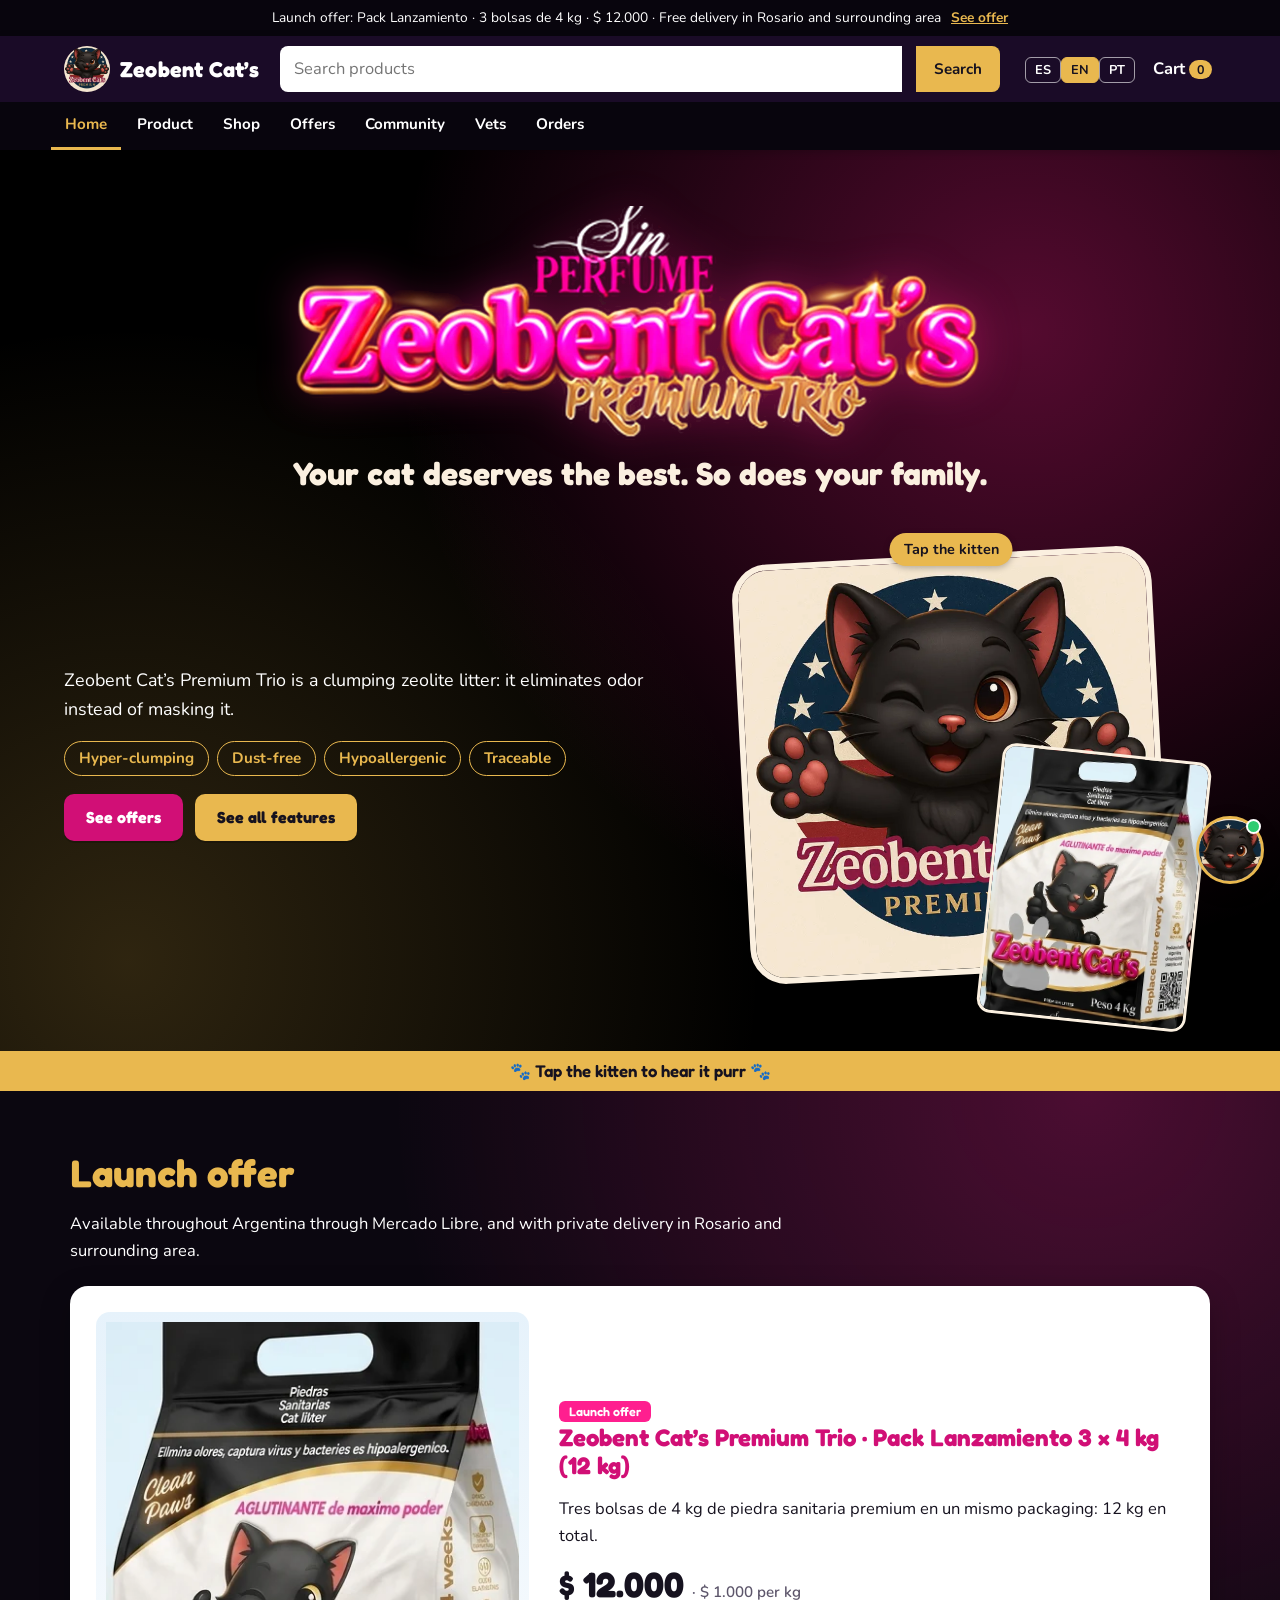
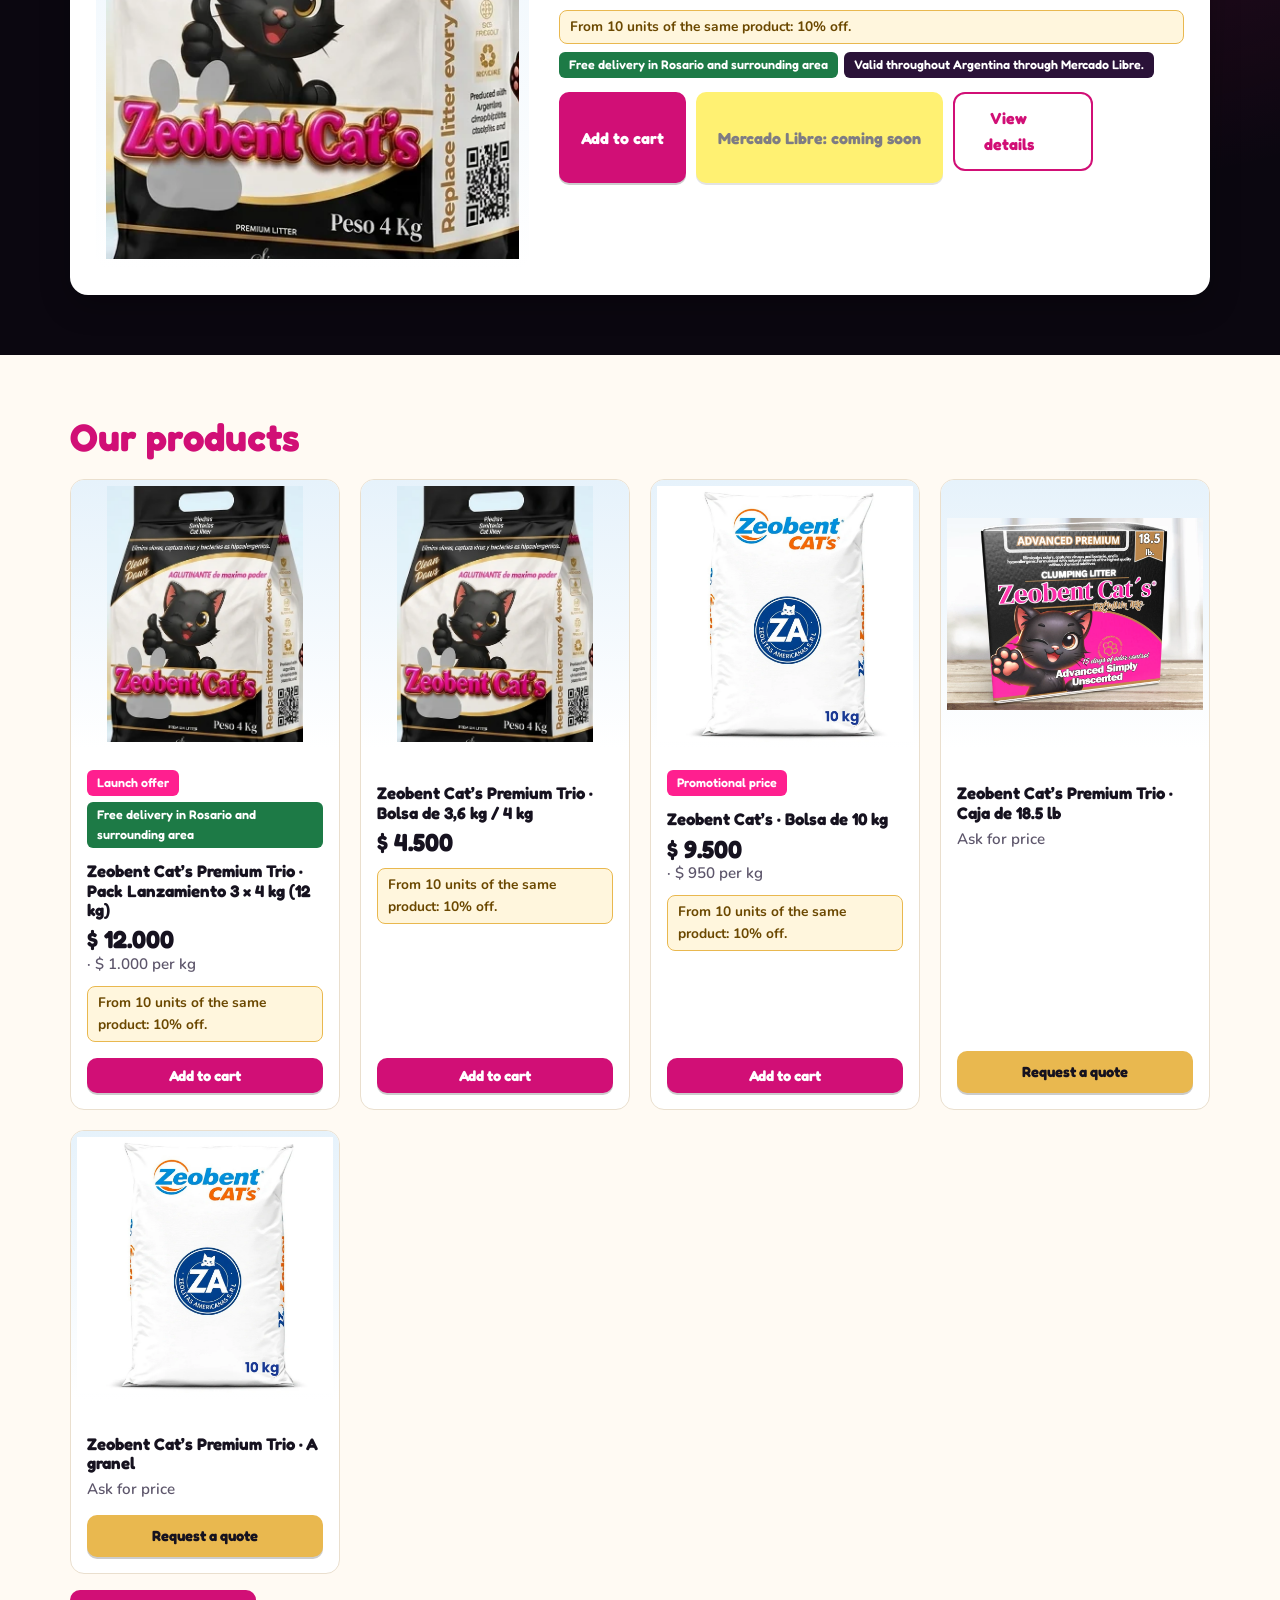
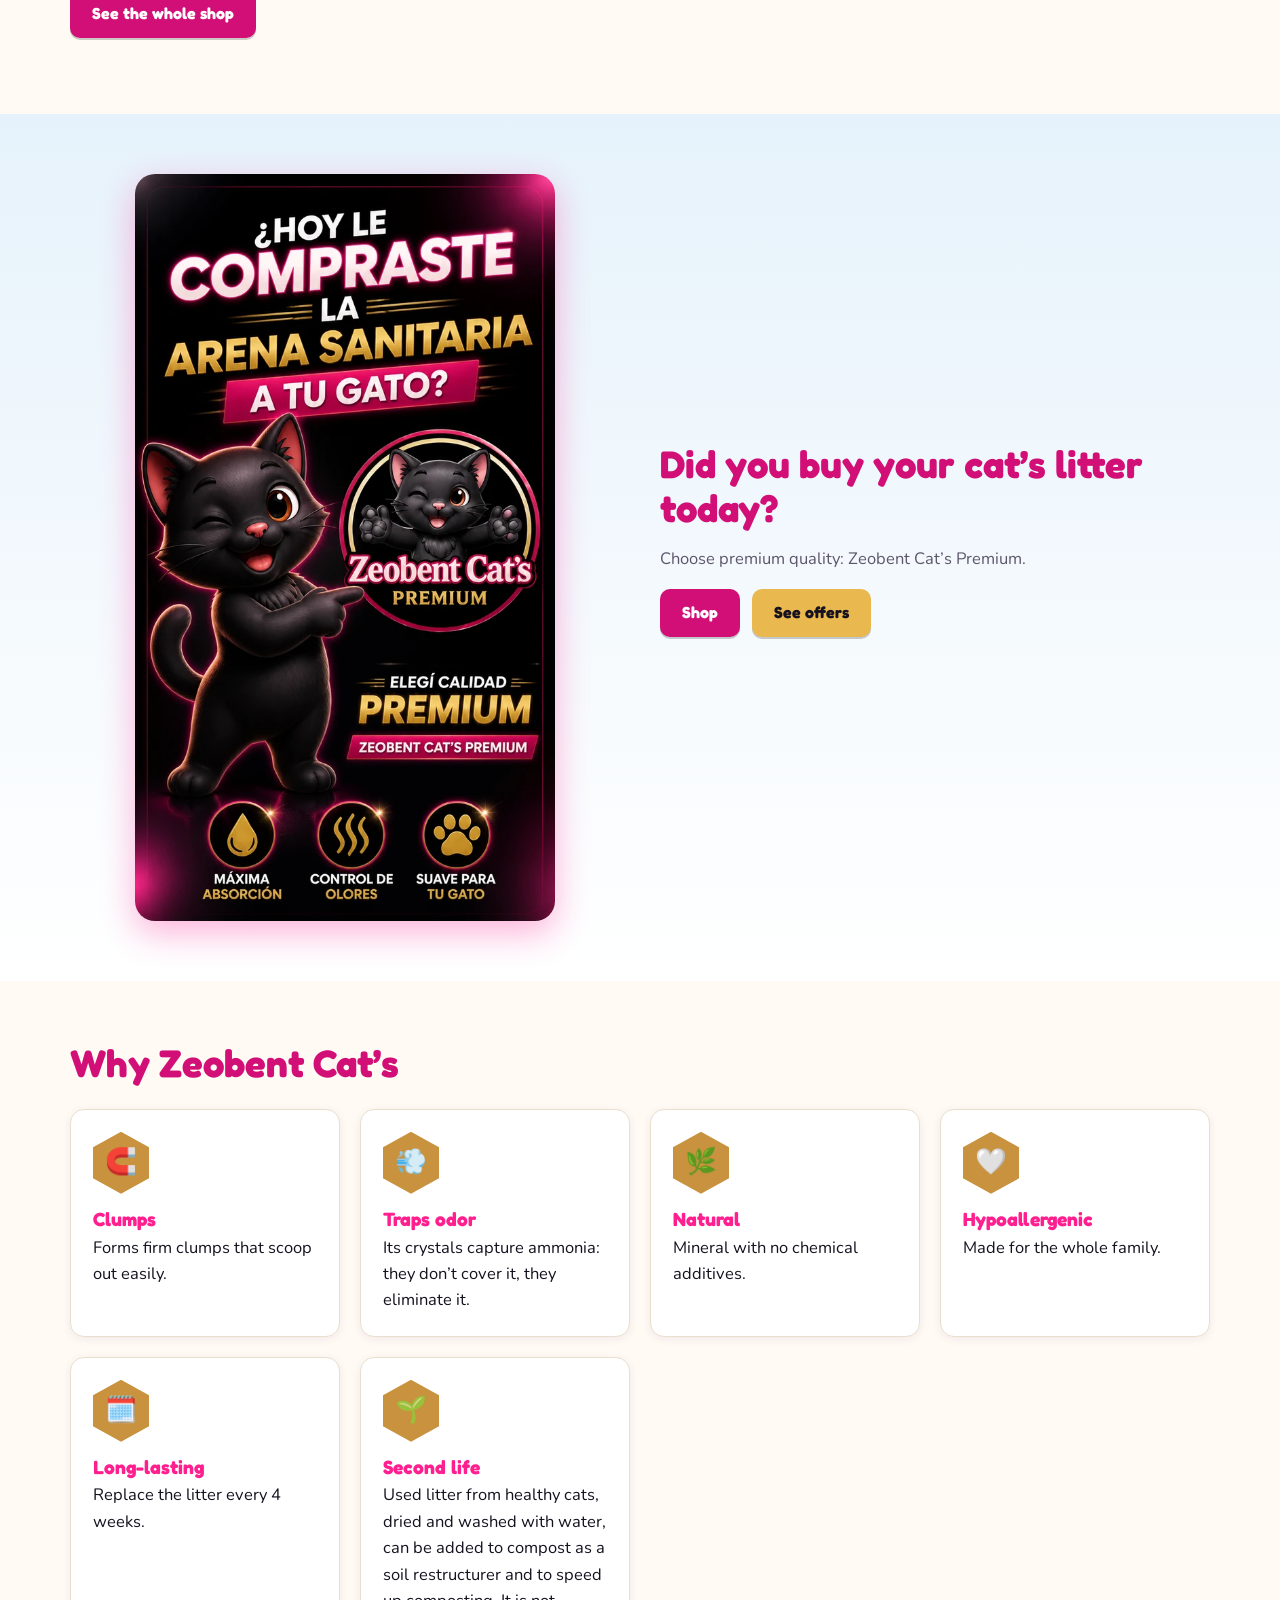
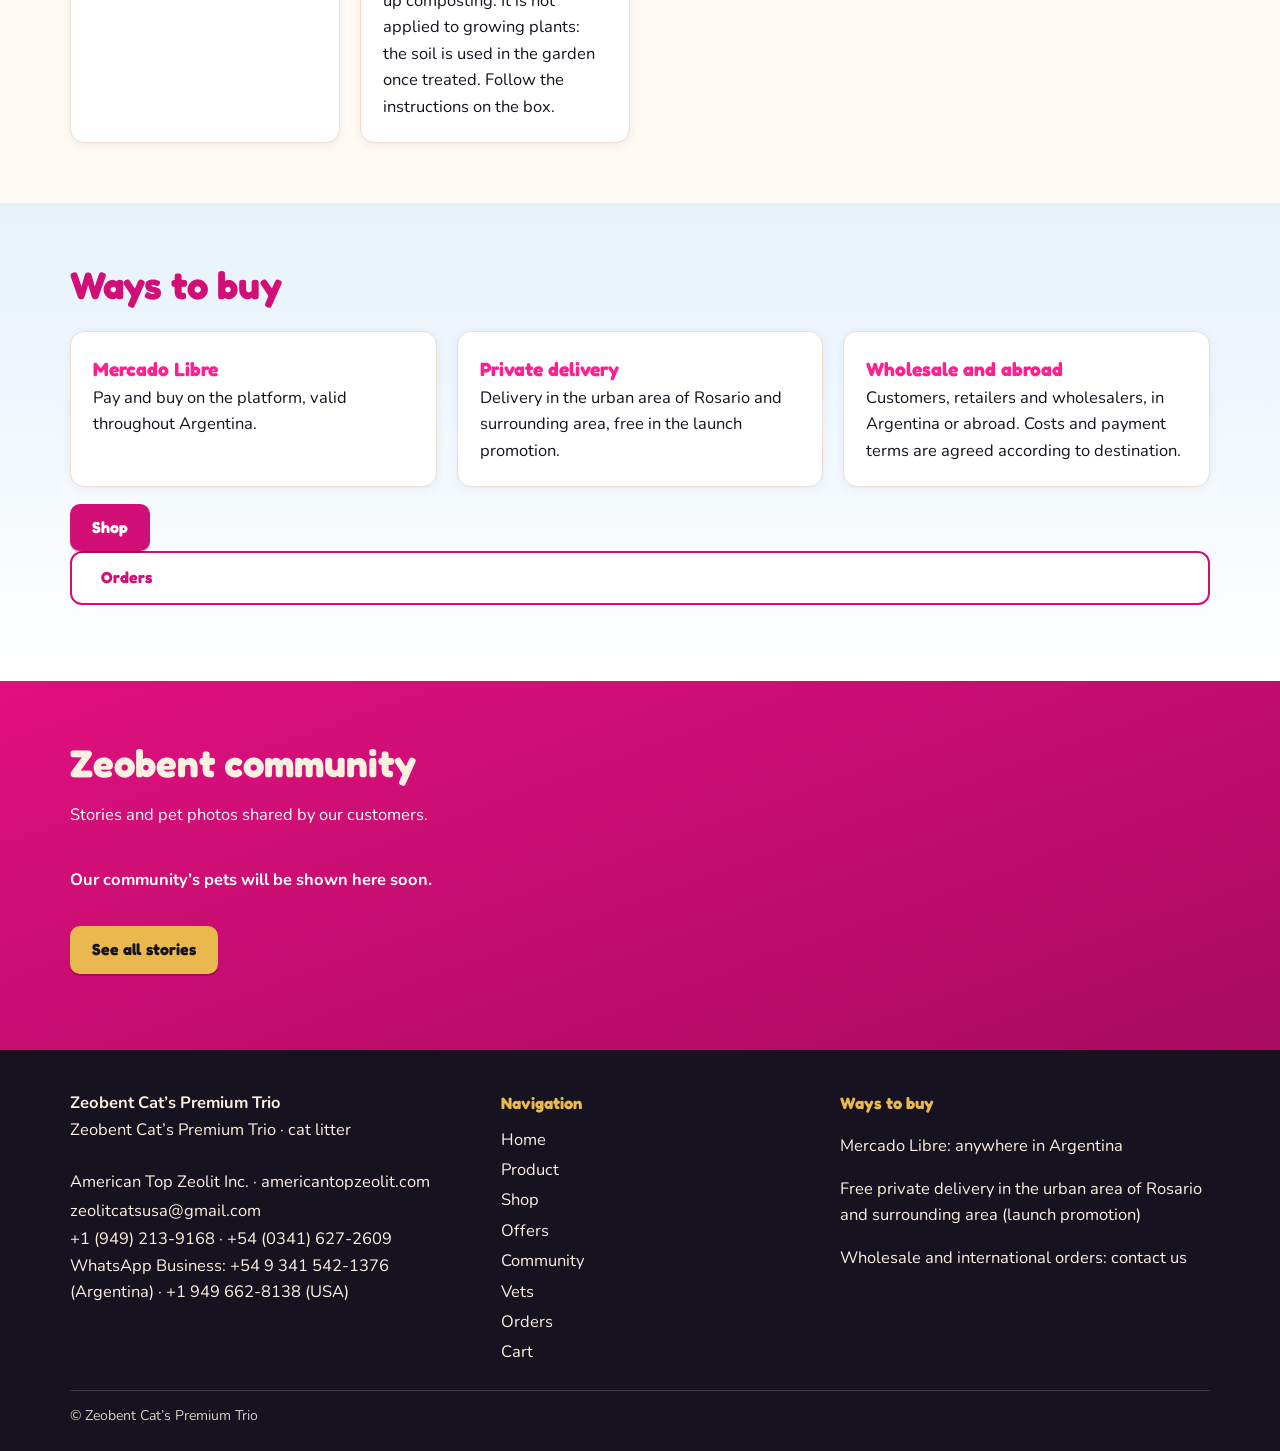
<file: index.html>
<!doctype html>
<html lang="es">
<head>
<meta charset="utf-8">
<meta name="viewport" content="width=device-width,initial-scale=1">
<title>Zeobent Cat’s Premium · Piedra sanitaria para gatos</title>
<meta name="description" content="Zeobent Cat’s Premium Trio: piedra sanitaria aglutinante con zeolita para gatos. Elimina olores, natural e hipoalergénica. Venta nacional e internacional.">
<meta property="og:title" content="Zeobent Cat’s Premium · Piedra sanitaria para gatos">
<meta property="og:description" content="Zeobent Cat’s Premium Trio: piedra sanitaria aglutinante con zeolita para gatos. Elimina olores, natural e hipoalergénica. Venta nacional e internacional.">
<meta property="og:image" content="assets/logo-usa.webp">
<link rel="icon" href="assets/logo-usa.webp">
<link rel="preconnect" href="https://fonts.googleapis.com">
<link href="https://fonts.googleapis.com/css2?family=Fredoka:wght@500;700&family=Nunito:wght@400;700&display=swap" rel="stylesheet">
<link rel="stylesheet" href="style.css">
<link rel="stylesheet" href="zeo.css">
</head>
<body>
<div id="top"></div>
<main>
<section class="hero">
  <div class="hero-top">
    <img class="logo-banner" src="assets/logo-zeobent-3d.webp" alt="Zeobent Cat’s Premium Trio">
    <h1 data-i="h1">Su gato merece lo mejor. Su familia, también.</h1>
  </div>
  <div>
    <p data-i="hp">Zeobent Cat’s Premium Trio es una piedra sanitaria aglutinante con zeolita: elimina el olor en lugar de taparlo.</p>
    <ul class="chips"><li data-i="hc1">Hiperaglutinante</li><li data-i="hc2">Libre de polvo</li><li data-i="hc3">Hipoalergénica</li><li data-i="hc4">Con trazabilidad</li></ul>
    <p class="cta"><a class="btn" href="ofertas.html" data-i="cta">Ver ofertas</a> <a class="btn alt" href="producto.html" data-i="hl2">Ver todas las características</a></p>
  </div>
  <div class="hv">
    <span class="hint">Toque al gatito</span>
    <button id="mascot" aria-label="Acariciar al gato: ronronea"><img src="assets/logo-usa.webp" alt="Gatito negro de Zeobent Cat’s saludando"></button>
    <img class="box" src="assets/productos/bolsa-4kg.webp" alt="Bolsa de Zeobent Cat’s Premium Trio">
    <p id="purrst" class="hp" role="status"></p>
  </div>
</section>
<div class="band"><span data-i="band">🐾 Toque al gatito para escucharlo ronronear 🐾</span></div>

<section class="sec dark" id="oferta">
  <h2 data-i="so_t">Oferta de lanzamiento</h2>
  <p class="lead" data-i="so_p">Disponible en toda la República Argentina a través de Mercado Libre y con envío particular en Rosario y zona de influencia.</p>
  <div id="offer-home" style="margin-top:22px"></div>
</section>

<section class="sec" id="productos">
  <h2 data-i="hn">Nuestros productos</h2>
  <div id="home-products" class="pgrid" style="margin-top:20px"></div>
  <p><a class="btn" href="tienda.html" data-i="hl">Ver toda la tienda</a></p>
</section>

<section class="sec white" id="hoy">
  <div class="split">
    <img class="promo-img" src="assets/marketing/cartel-hoy-compraste.webp" alt="¿Hoy le compraste la arena sanitaria a tu gato? Zeobent Cat’s Premium" loading="lazy">
    <div>
      <h2 data-i="ct_t">¿Hoy le compró la arena sanitaria a su gato?</h2>
      <p class="lead" data-i="ct_p">Elija calidad premium: Zeobent Cat’s Premium.</p>
      <p class="cta"><a class="btn" href="tienda.html" data-i="th">Tienda</a> <a class="btn alt" href="ofertas.html" data-i="cta">Ver ofertas</a></p>
    </div>
  </div>
</section>

<section class="sec" id="producto">
  <h2 data-i="t1">Por qué Zeobent Cat’s</h2>
  <div class="grid">
<div class="card"><div class="hex">🧲</div><span data-i="c1"><b>Aglutina</b>Forma bloques firmes que se retiran fácilmente con la pala.</span></div>
<div class="card"><div class="hex">💨</div><span data-i="c2"><b>Atrapa olores</b>Sus cristales capturan el amoníaco: no lo tapan, lo eliminan.</span></div>
<div class="card"><div class="hex">🌿</div><span data-i="c3"><b>Natural</b>Mineral sin aditivos químicos.</span></div>
<div class="card"><div class="hex">🤍</div><span data-i="c4"><b>Hipoalergénica</b>Pensada para toda la familia.</span></div>
<div class="card"><div class="hex">🗓️</div><span data-i="c5"><b>Rinde</b>Reponga la litera cada 4 semanas.</span></div>
<div class="card"><div class="hex">🌱</div><span data-i="c6"><b>Segunda vida</b>La piedra usada de gatos sanos, seca y lavada con agua, se suma al compostaje como reestructurador del suelo y acelera el proceso. No se aplica sobre plantas en crecimiento: la tierra se usa en la huerta una vez tratada. Siga las instrucciones de la caja.</span></div>
</div>
</section>

<section class="sec white" id="canales">
  <h2 data-i="ch_t">Formas de compra</h2>
  <div class="grid">
    <div class="card"><span data-i="ch1"><b>Mercado Libre</b>Pague y compre en la plataforma, válido en toda la República Argentina.</span></div>
    <div class="card"><span data-i="ch2"><b>Envío particular</b>Entrega en el eje urbano de Rosario y zona de influencia, gratuita en la promoción de lanzamiento.</span></div>
    <div class="card"><span data-i="ch3"><b>Mayoristas y exterior</b>Consumidores, minoristas y mayoristas, de Argentina o del exterior. Costos y forma de pago se acuerdan según el destino.</span></div>
  </div>
  <p><a class="btn" href="tienda.html" data-i="th">Tienda</a> <a class="btn line" href="pedidos.html" data-i="n5">Pedidos</a></p>
</section>

<section class="sec pink" id="comunidad">
  <h2 data-i="cm_t">Comunidad Zeobent</h2>
  <p class="lead" data-i="cm_p">Historias y fotos de mascotas compartidas por nuestros clientes.</p>
  <div id="gal" data-max="3"></div>
  <p><a class="btn alt" href="comunidad.html" data-i="cm_l">Ver todas las historias</a></p>
</section>
</main>
<div id="foot"></div>
<script src="data/config.js"></script>
<script src="data/products.js"></script>
<script src="data/gallery.js"></script>
<script src="data/opiniones.js"></script>
<script src="data/vets.js"></script>
<script src="data/zeo.js"></script>
<script src="app.js"></script>
<script src="zeo.js"></script>
</body>
</html>
</file>
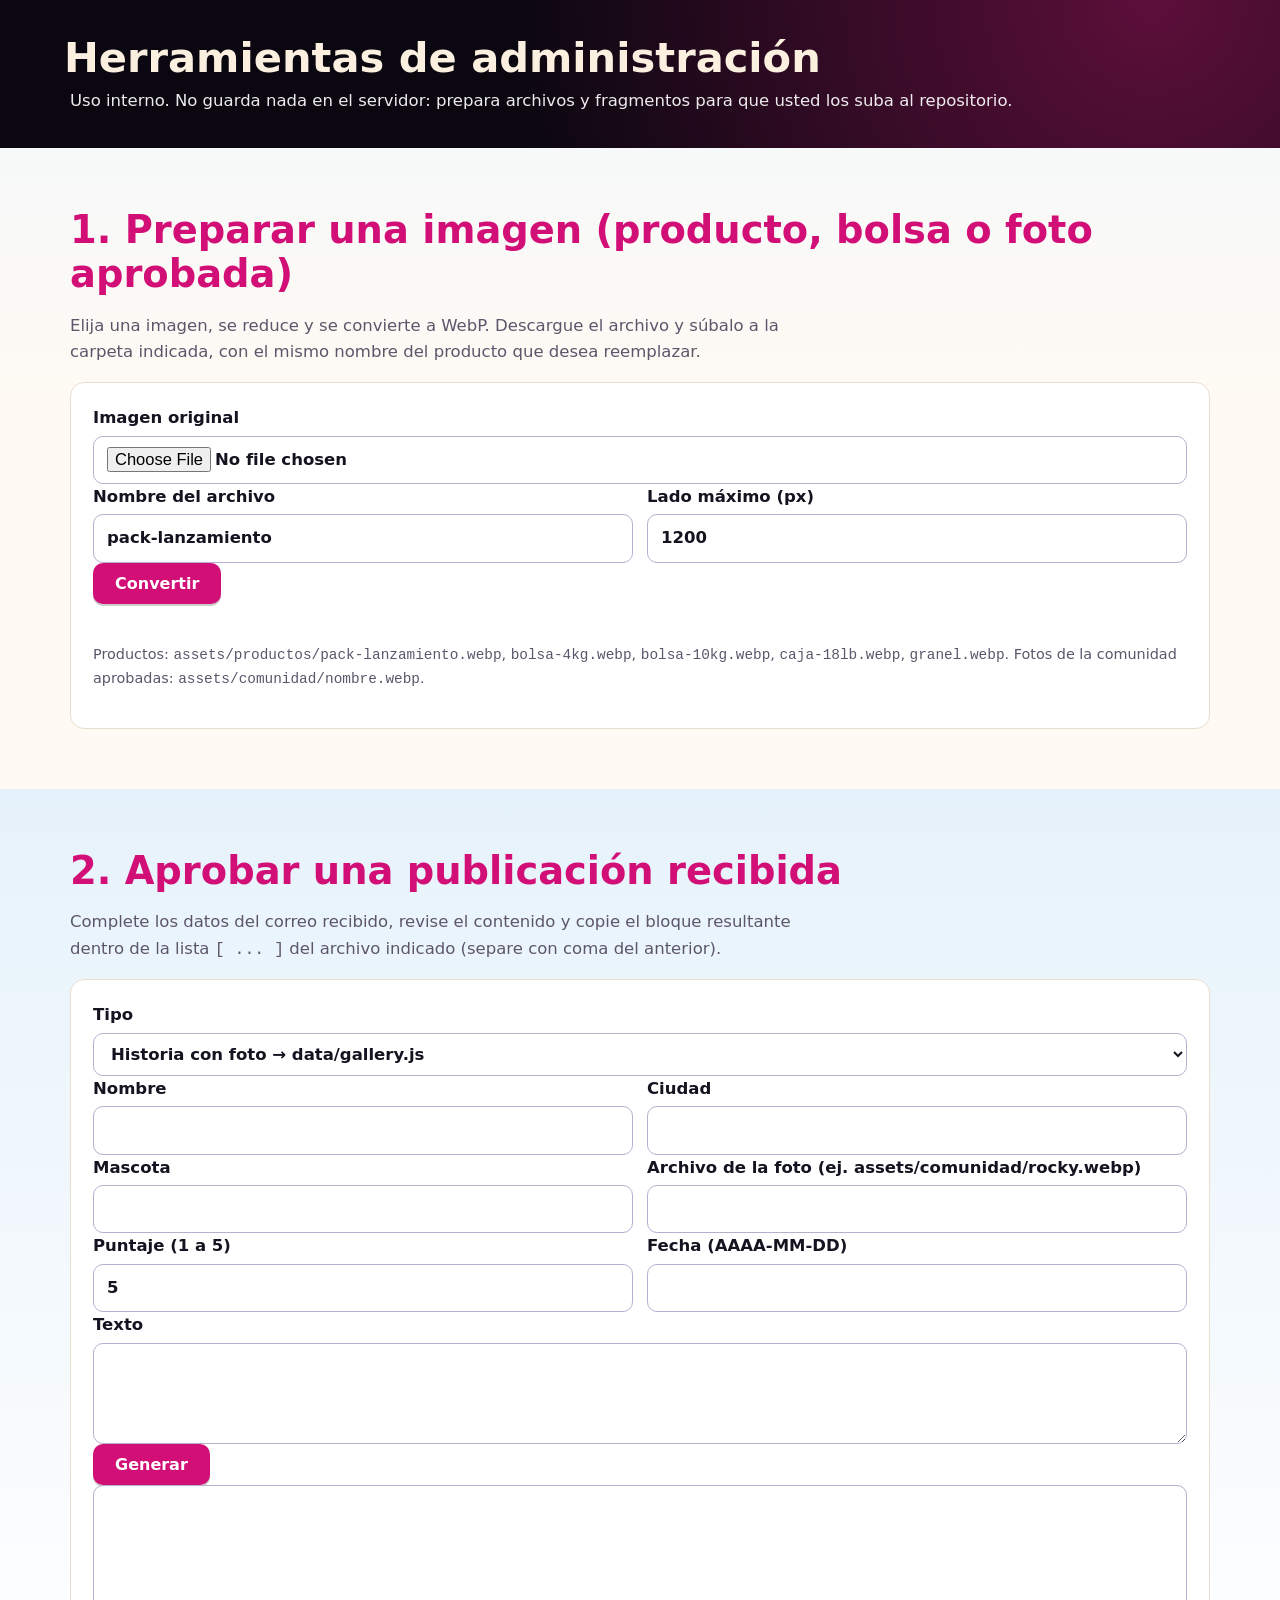
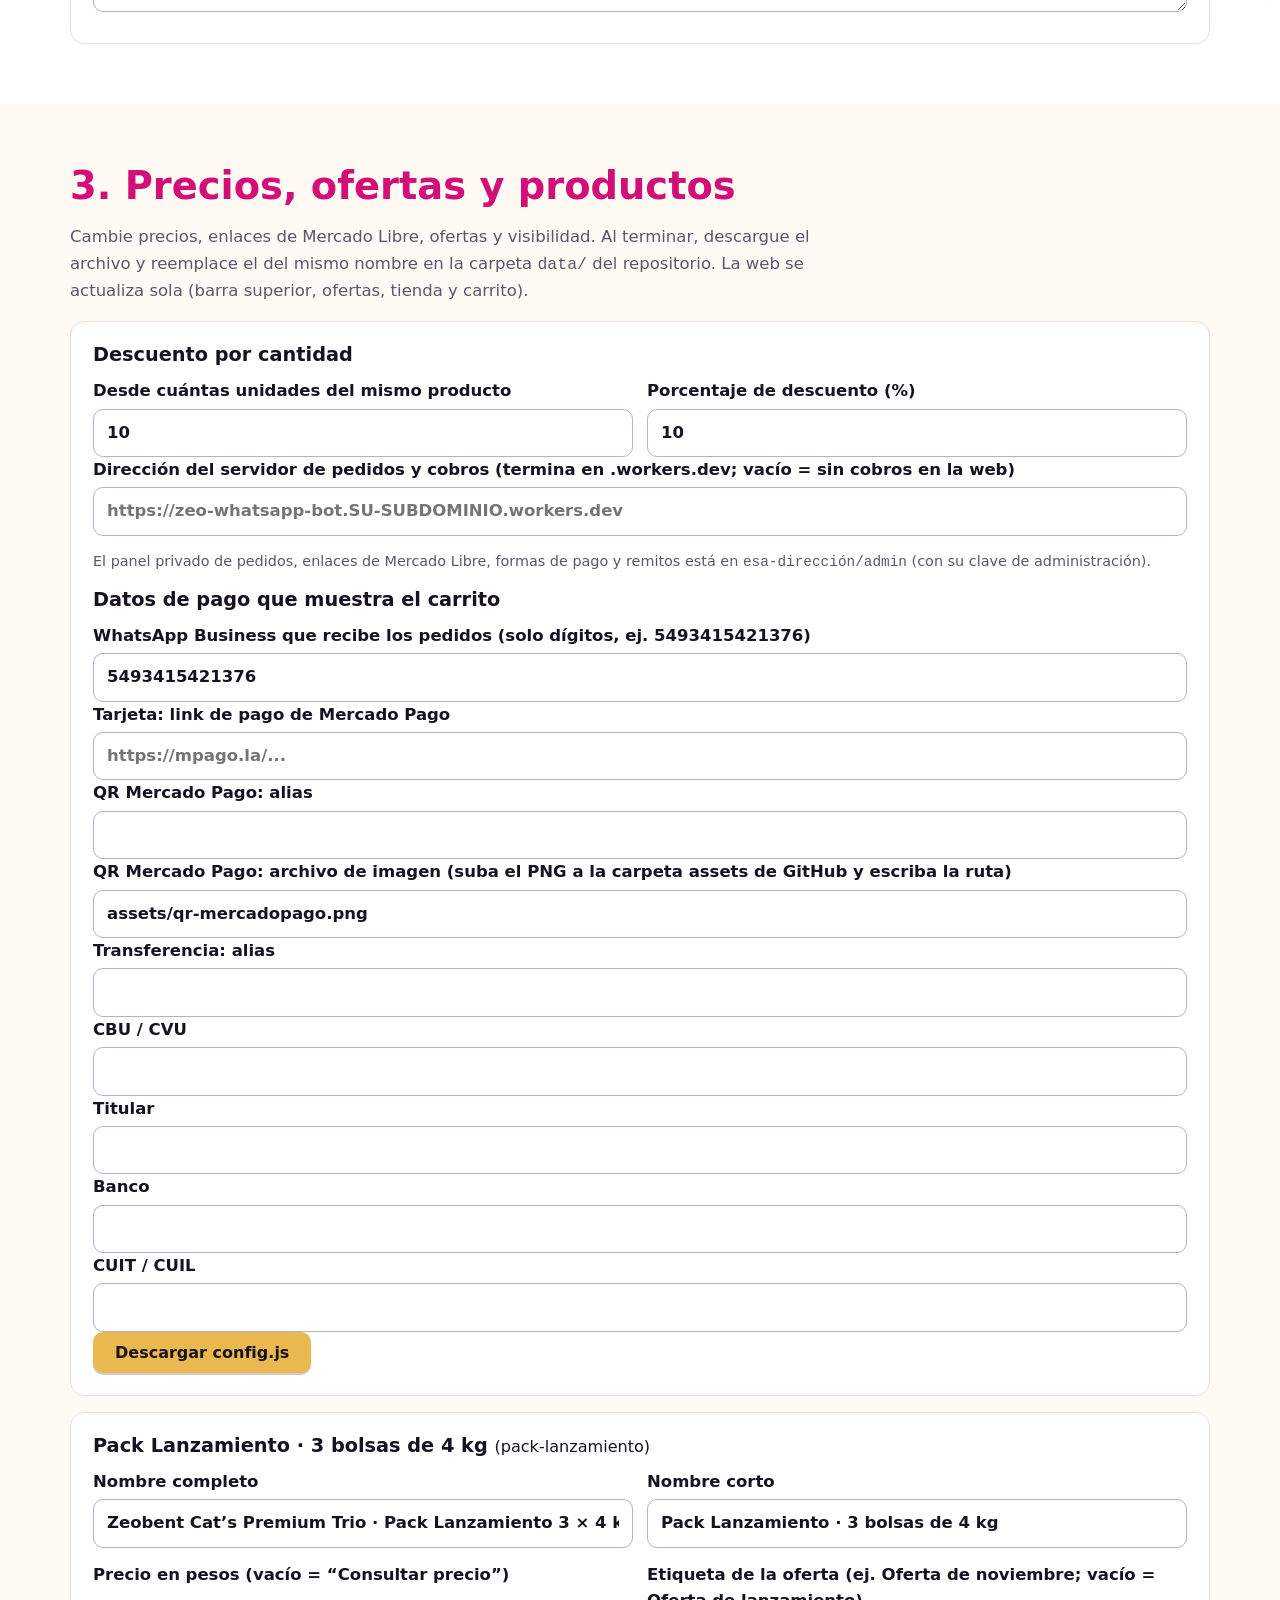
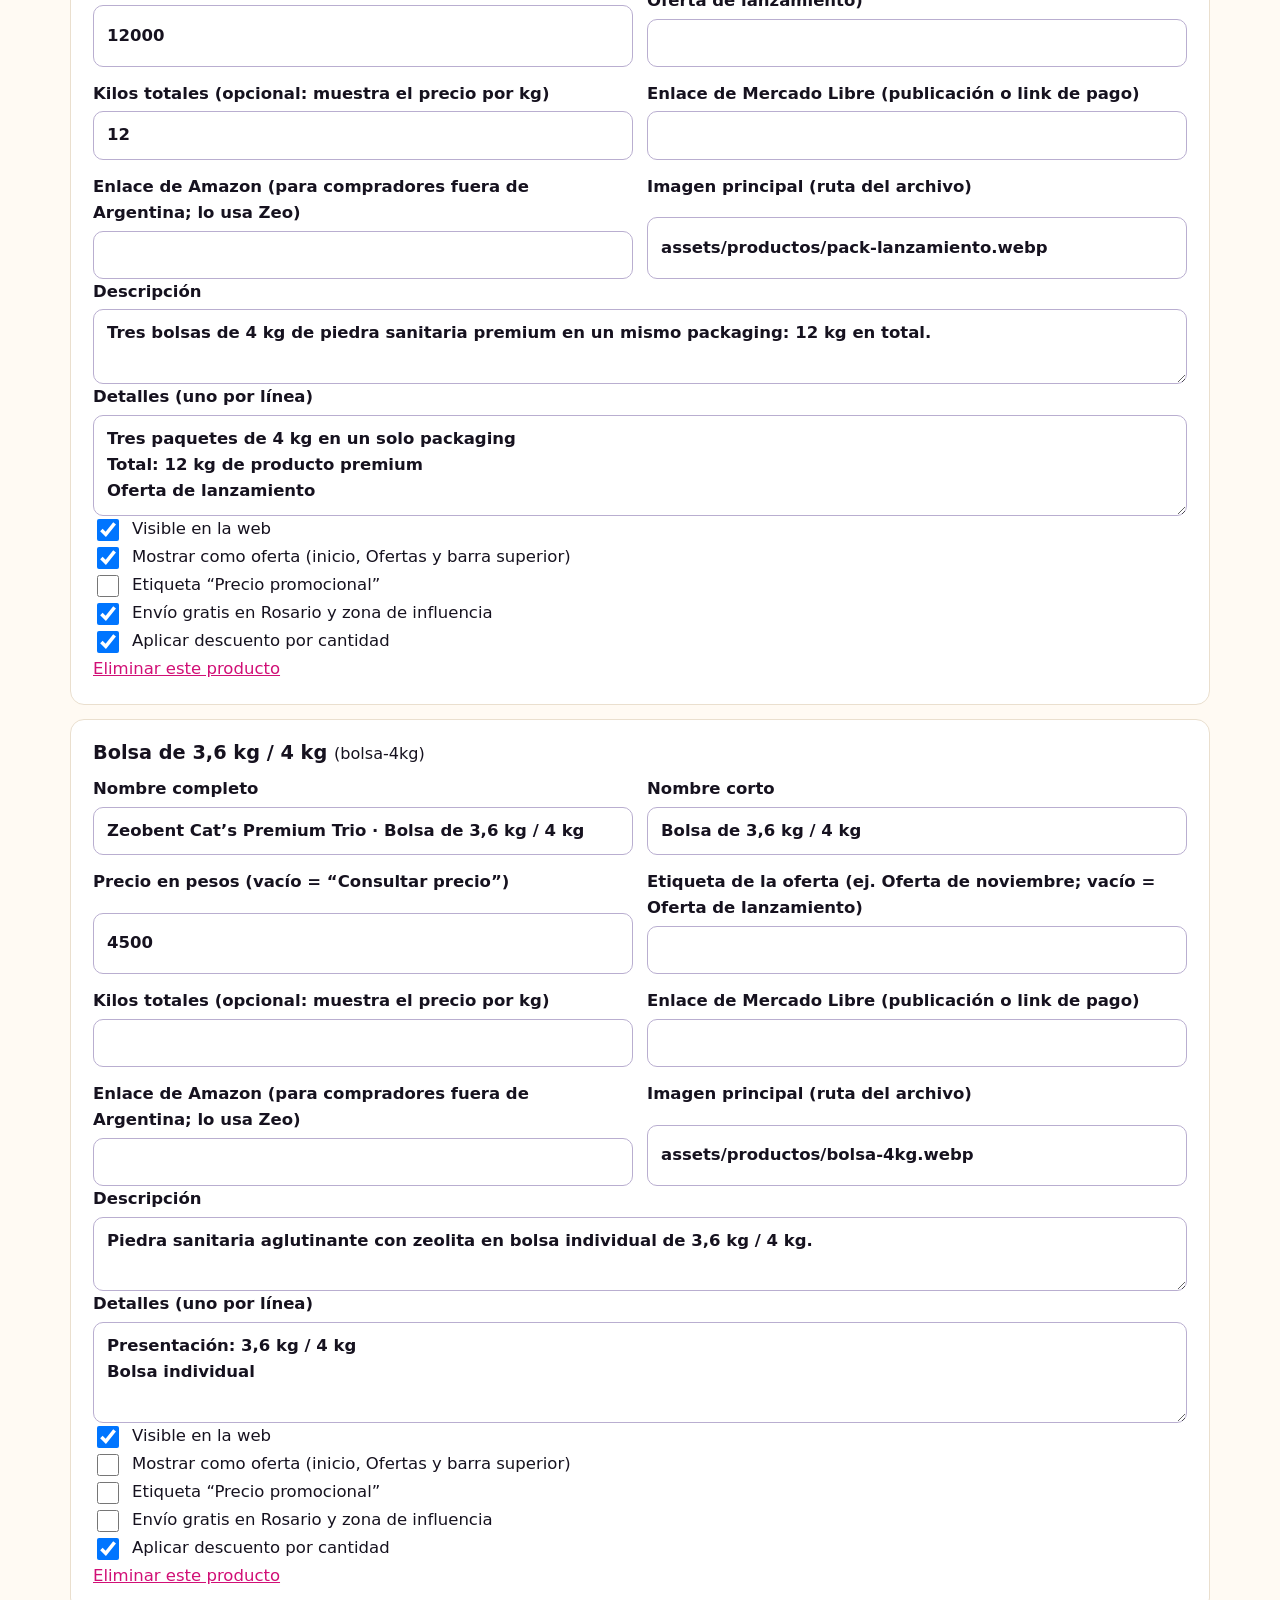
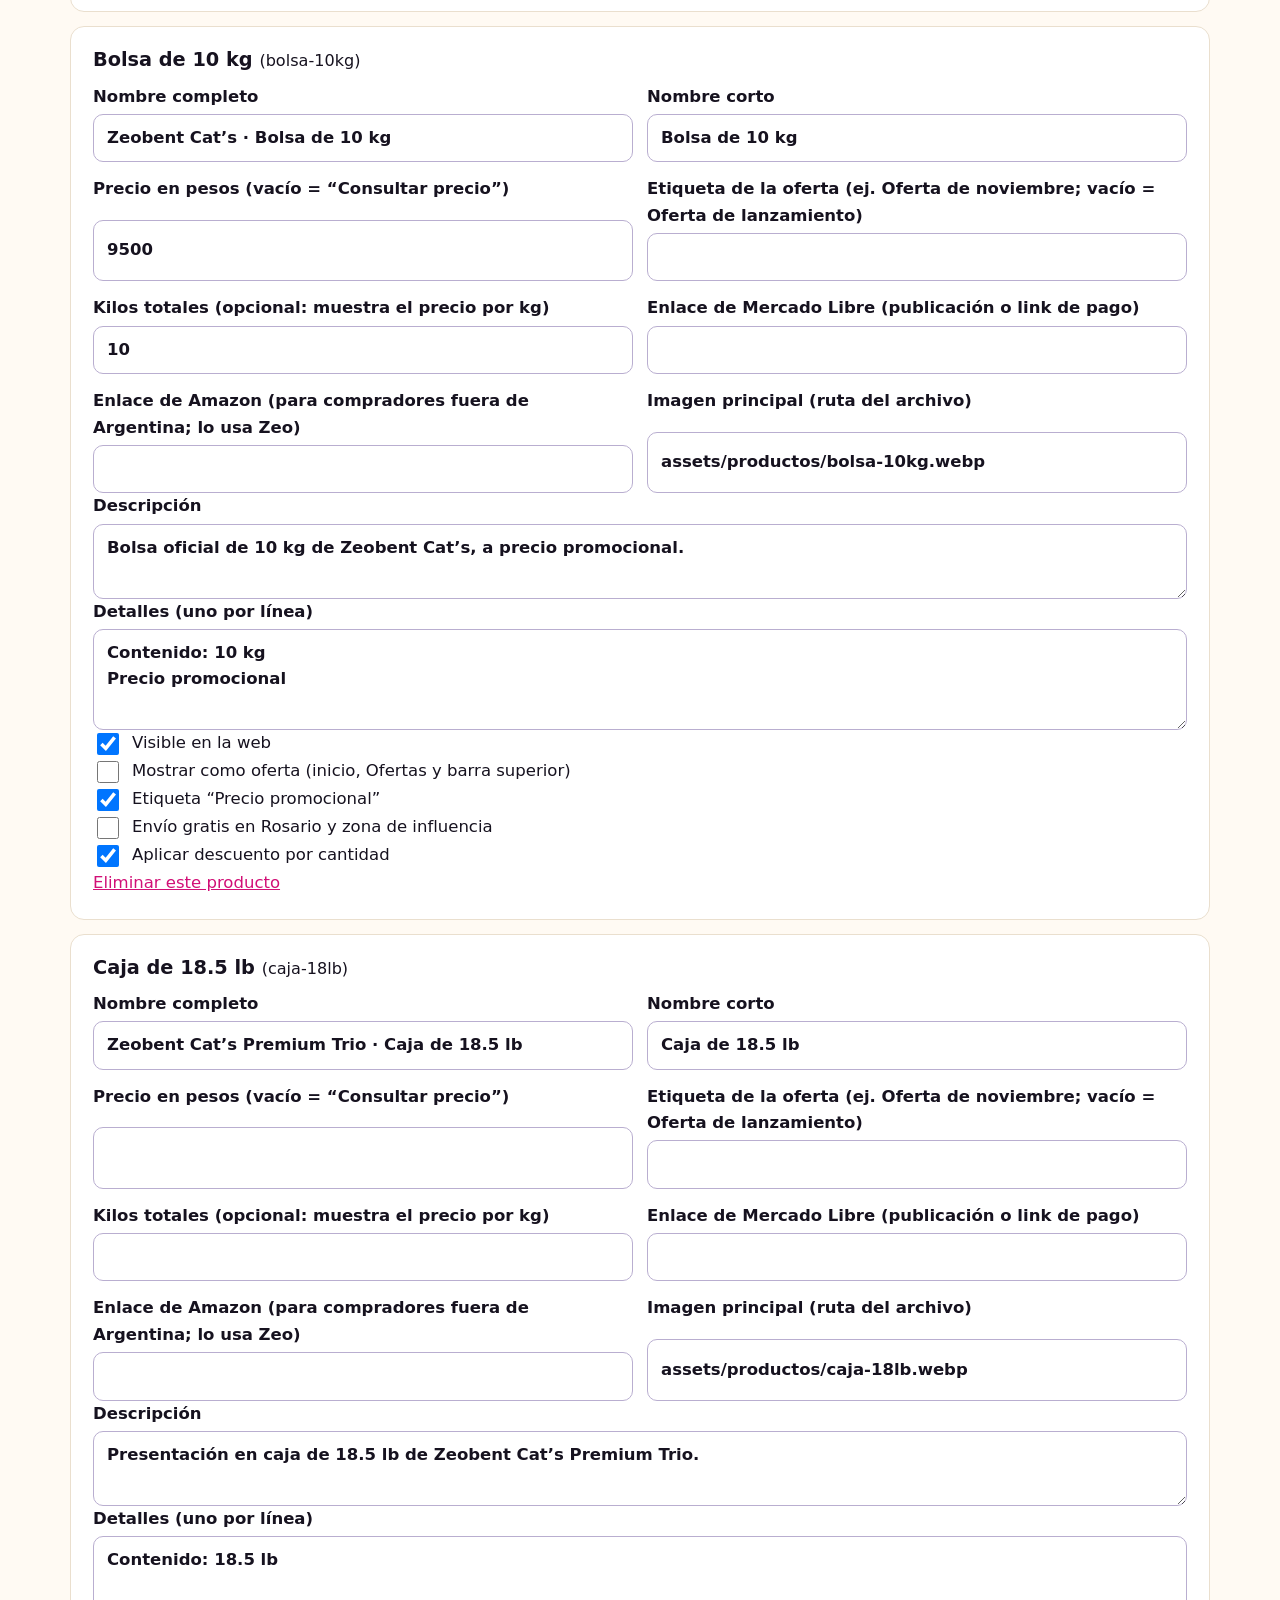
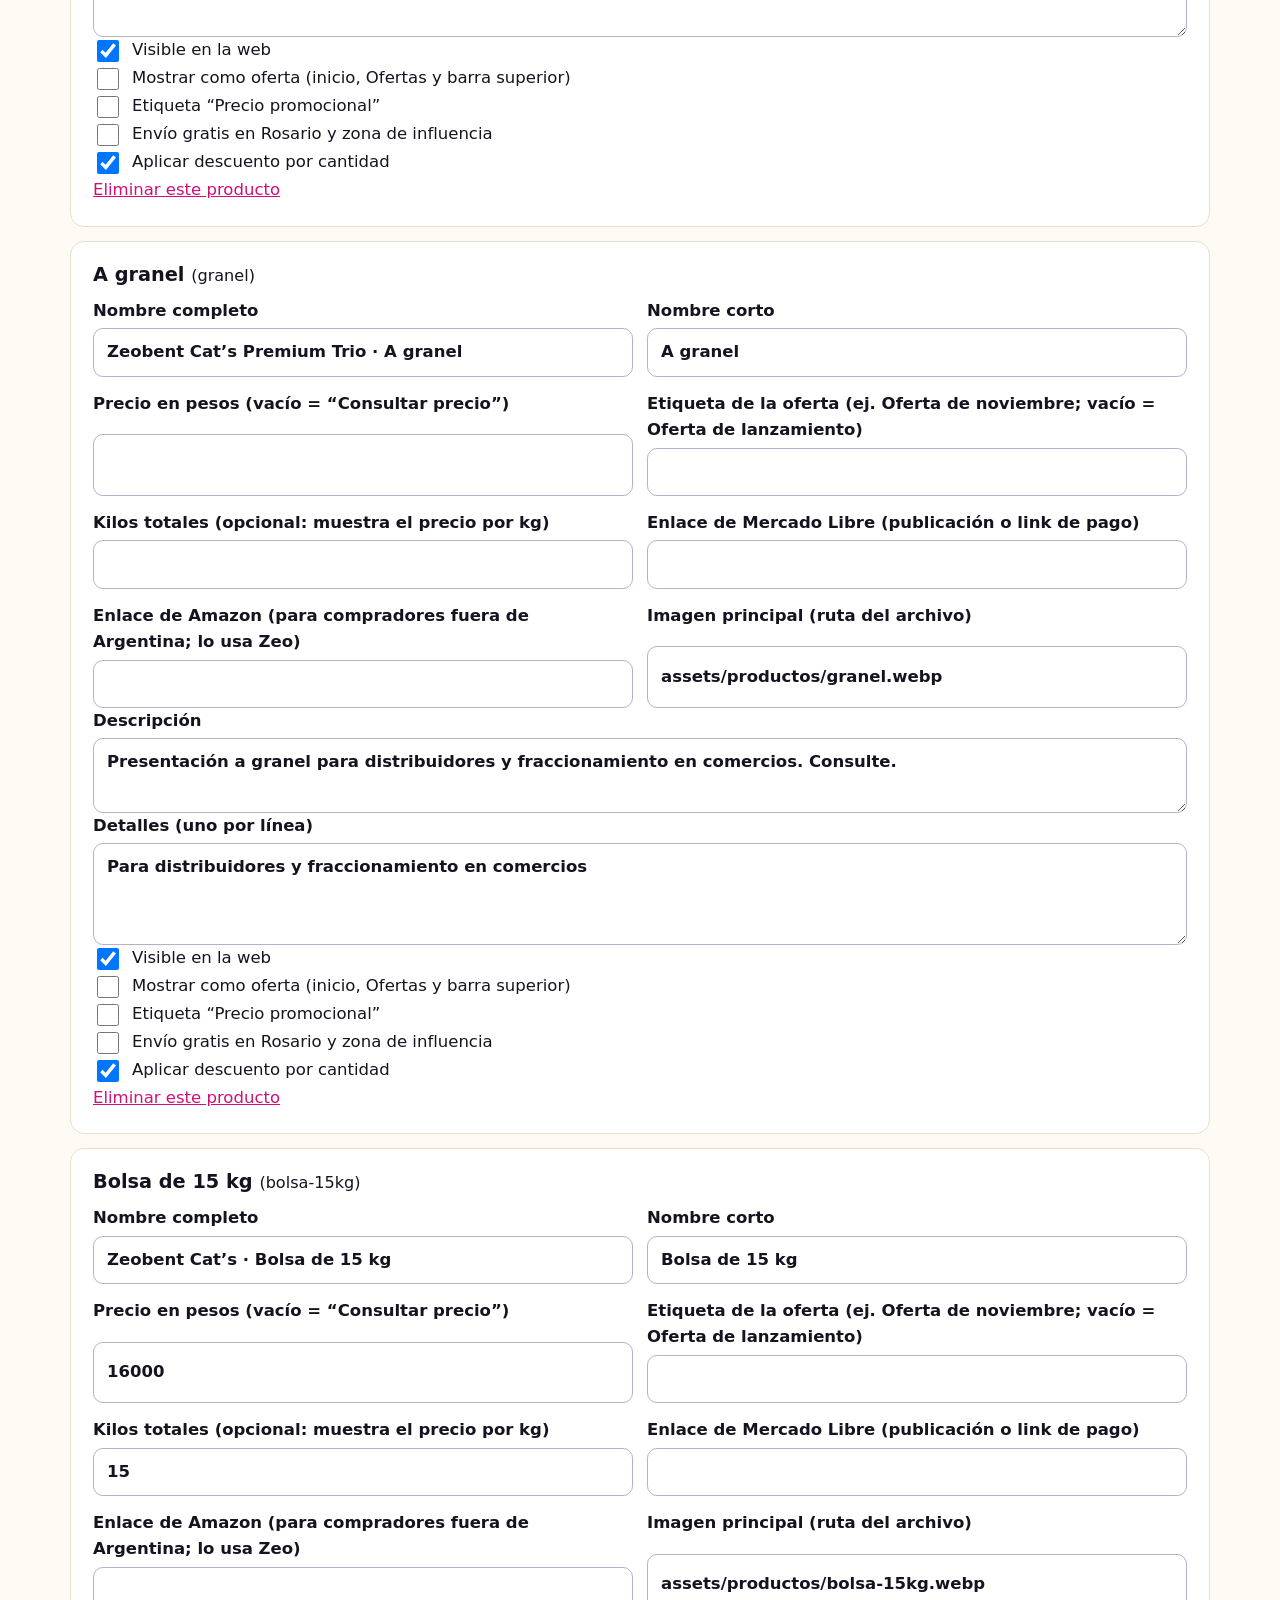
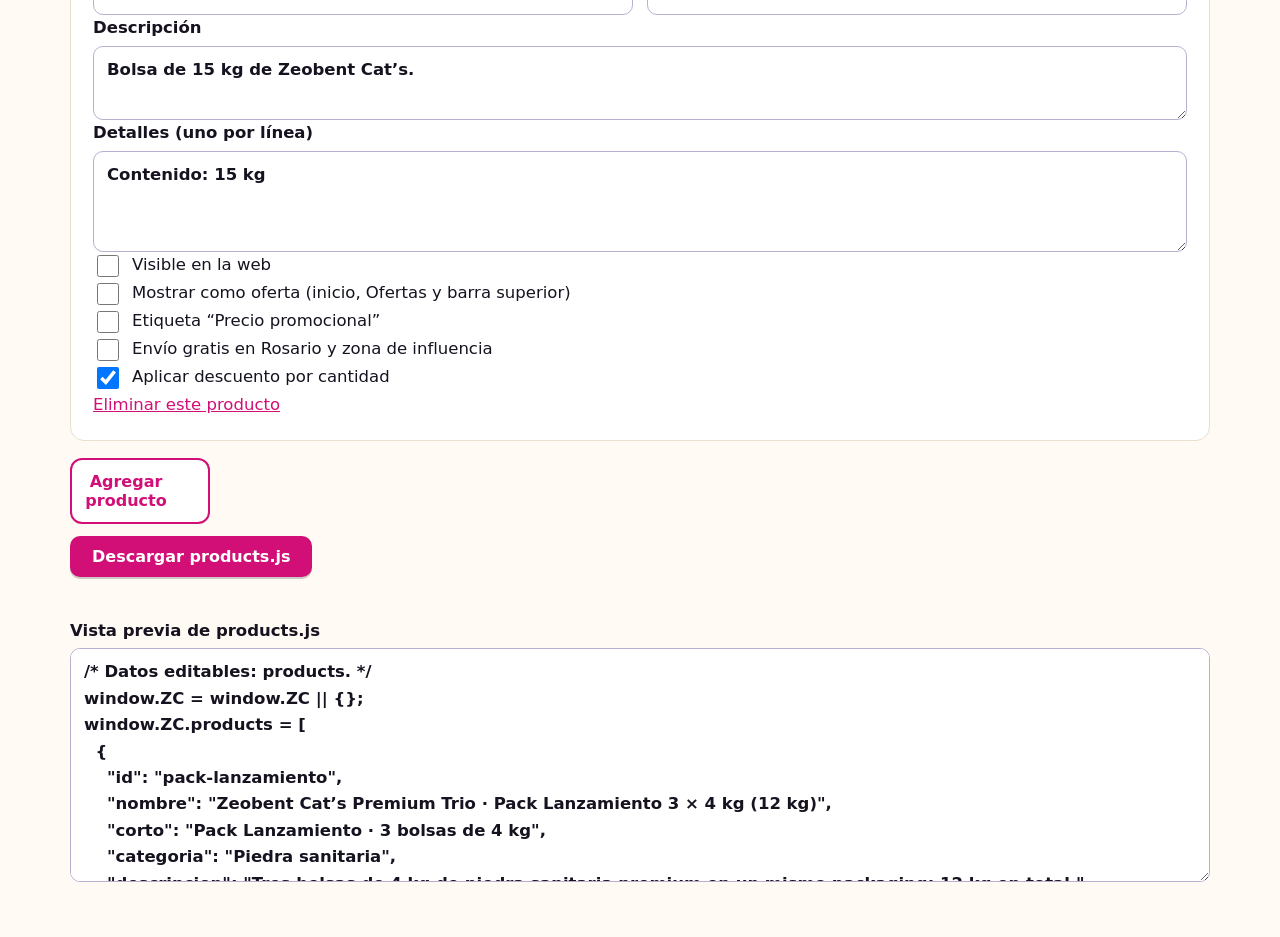
<file: admin.html>
<!doctype html>
<html lang="es">
<head>
<meta charset="utf-8">
<meta name="viewport" content="width=device-width,initial-scale=1">
<meta name="robots" content="noindex,nofollow">
<title>Herramientas de administración · Zeobent Cat’s</title>
<link rel="stylesheet" href="style.css">
</head>
<body>
<div class="page-h"><h1>Herramientas de administración</h1><p>Uso interno. No guarda nada en el servidor: prepara archivos y fragmentos para que usted los suba al repositorio.</p></div>
<main>
<section class="sec">
  <h2>1. Preparar una imagen (producto, bolsa o foto aprobada)</h2>
  <p class="lead">Elija una imagen, se reduce y se convierte a WebP. Descargue el archivo y súbalo a la carpeta indicada, con el mismo nombre del producto que desea reemplazar.</p>
  <div class="box2">
    <label>Imagen original<input type="file" id="f" accept="image/*"></label>
    <div class="two">
      <label>Nombre del archivo<input id="n" value="pack-lanzamiento"></label>
      <label>Lado máximo (px)<input id="m" type="number" value="1200" min="300" max="3000"></label>
    </div>
    <button class="btn" id="go" type="button">Convertir</button>
    <p id="r1" class="st" role="status"></p><img id="pv" alt="" style="max-width:260px">
    <p class="note">Productos: <code>assets/productos/pack-lanzamiento.webp</code>, <code>bolsa-4kg.webp</code>, <code>bolsa-10kg.webp</code>, <code>caja-18lb.webp</code>, <code>granel.webp</code>. Fotos de la comunidad aprobadas: <code>assets/comunidad/nombre.webp</code>.</p>
  </div>
</section>
<section class="sec white">
  <h2>2. Aprobar una publicación recibida</h2>
  <p class="lead">Complete los datos del correo recibido, revise el contenido y copie el bloque resultante dentro de la lista <code>[ ... ]</code> del archivo indicado (separe con coma del anterior).</p>
  <div class="box2">
    <label>Tipo<select id="t"><option value="h">Historia con foto → data/gallery.js</option><option value="o">Opinión → data/opiniones.js</option></select></label>
    <div class="two"><label>Nombre<input id="a"></label><label>Ciudad<input id="c"></label></div>
    <div class="two" id="hh"><label>Mascota<input id="p"></label><label>Archivo de la foto (ej. assets/comunidad/rocky.webp)<input id="ph"></label></div>
    <div class="two" id="oo" hidden><label>Puntaje (1 a 5)<input id="s" type="number" min="1" max="5" value="5"></label><label>Fecha (AAAA-MM-DD)<input id="d"></label></div>
    <label>Texto<textarea id="x" rows="3"></textarea></label>
    <button class="btn" id="gen" type="button">Generar</button>
    <textarea id="out" rows="4" readonly></textarea>
  </div>
</section>
<section class="sec">
  <h2>3. Precios, ofertas y productos</h2>
  <p class="lead">Cambie precios, enlaces de Mercado Libre, ofertas y visibilidad. Al terminar, descargue el archivo y reemplace el del mismo nombre en la carpeta <code>data/</code> del repositorio. La web se actualiza sola (barra superior, ofertas, tienda y carrito).</p>
  <div class="box2">
    <h3>Descuento por cantidad</h3>
    <div class="two"><label>Desde cuántas unidades del mismo producto<input id="dmin" type="number" min="2"></label><label>Porcentaje de descuento (%)<input id="dpct" type="number" min="0" max="90"></label></div>
    <label>Dirección del servidor de pedidos y cobros (termina en .workers.dev; vacío = sin cobros en la web)<input id="api" placeholder="https://zeo-whatsapp-bot.SU-SUBDOMINIO.workers.dev"></label>
    <p class="note">El panel privado de pedidos, enlaces de Mercado Libre, formas de pago y remitos está en <code>esa-dirección/admin</code> (con su clave de administración).</p>
    <h3>Datos de pago que muestra el carrito</h3>
    <label>WhatsApp Business que recibe los pedidos (solo dígitos, ej. 5493415421376)<input id="pwa"></label>
    <label>Tarjeta: link de pago de Mercado Pago<input id="ptl" placeholder="https://mpago.la/..."></label>
    <label>QR Mercado Pago: alias<input id="pqa"></label>
    <label>QR Mercado Pago: archivo de imagen (suba el PNG a la carpeta assets de GitHub y escriba la ruta)<input id="pqi" placeholder="assets/qr-mercadopago.png"></label>
    <label>Transferencia: alias<input id="pta"></label><label>CBU / CVU<input id="ptc"></label><label>Titular<input id="ptt"></label><label>Banco<input id="ptb"></label><label>CUIT / CUIL<input id="ptu"></label>
    <button class="btn alt" id="dl-cfg" type="button">Descargar config.js</button>
  </div>
  <div id="pe" class="ops"></div>
  <p><button class="btn line" id="addp" type="button">Agregar producto</button> <button class="btn" id="dl-prod" type="button">Descargar products.js</button></p>
  <p id="pst" class="st" role="status"></p>
  <label>Vista previa de products.js<textarea id="prev" rows="8" readonly></textarea></label>
</section>
</main>
<script src="data/config.js"></script>
<script src="data/products.js"></script>
<script>
const $=s=>document.querySelector(s);
$('#go').onclick=()=>{const f=$('#f').files[0];if(!f){$('#r1').textContent='Elija una imagen.';return}
 const u=URL.createObjectURL(f),i=new Image();i.onload=()=>{const M=+$('#m').value||1200,k=Math.min(1,M/Math.max(i.width,i.height)),c=document.createElement('canvas');c.width=Math.round(i.width*k);c.height=Math.round(i.height*k);c.getContext('2d').drawImage(i,0,0,c.width,c.height);
  c.toBlob(b=>{const a=document.createElement('a'),n=($('#n').value||'imagen').replace(/[^\w-]/g,'')+'.webp';a.href=URL.createObjectURL(b);a.download=n;a.click();$('#pv').src=a.href;$('#r1').textContent='Descargado: '+n+' ('+Math.round(b.size/1024)+' KB)'},'image/webp',.85)};i.src=u};
$('#t').onchange=()=>{const h=$('#t').value==='h';$('#hh').hidden=!h;$('#oo').hidden=h};
$('#gen').onclick=()=>{const h=$('#t').value==='h',o=h?{foto:$('#ph').value,mascota:$('#p').value,texto:$('#x').value,autor:$('#a').value,ciudad:$('#c').value}:{autor:$('#a').value,ciudad:$('#c').value,puntaje:+$('#s').value,texto:$('#x').value,fecha:$('#d').value};
 $('#out').value=JSON.stringify(o,null,2)};

const P=JSON.parse(JSON.stringify((window.ZC&&ZC.products)||[])),C=Object.assign({min:10,pct:10},(window.ZC&&ZC.config&&ZC.config.desc)||{});
$('#dmin').value=C.min;$('#dpct').value=C.pct;$('#api').value=(window.ZC&&ZC.config&&ZC.config.api)||'';{const C2=(window.ZC&&ZC.config)||{},P=C2.pagos||{};$('#pwa').value=C2.wa||'5493415421376';$('#ptl').value=(P.tarjeta||{}).link||'';$('#pqa').value=(P.mp_qr||{}).alias||'';$('#pqi').value=(P.mp_qr||{}).qr||'';const T2=P.transferencia||{};$('#pta').value=T2.alias||'';$('#ptc').value=T2.cbu||'';$('#ptt').value=T2.titular||'';$('#ptb').value=T2.banco||'';$('#ptu').value=T2.cuit||'';}
const TXT=[['nombre','Nombre completo','text'],['corto','Nombre corto','text'],['descripcion','Descripción','textarea'],['precio','Precio en pesos (vacío = “Consultar precio”)','number'],['etiqueta','Etiqueta de la oferta (ej. Oferta de noviembre; vacío = Oferta de lanzamiento)','text'],['kg','Kilos totales (opcional: muestra el precio por kg)','number'],['ml_url','Enlace de Mercado Libre (publicación o link de pago)','text'],['amazon_url','Enlace de Amazon (para compradores fuera de Argentina; lo usa Zeo)','text'],['img','Imagen principal (ruta del archivo)','text']];
const CHK=[['visible','Visible en la web',1],['oferta','Mostrar como oferta (inicio, Ofertas y barra superior)',0],['promo','Etiqueta “Precio promocional”',0],['envio_gratis_local','Envío gratis en Rosario y zona de influencia',0],['descuento','Aplicar descuento por cantidad',1]];
const esc=s=>String(s==null?'':s).replace(/[&<>"]/g,c=>({'&':'&amp;','<':'&lt;','>':'&gt;','"':'&quot;'}[c]));
function out(){return P.map(p=>{const o=Object.assign({},p);o.precio=(p.precio===''||p.precio==null||isNaN(p.precio))?null:+p.precio;if(p.kg===''||p.kg==null||isNaN(p.kg))delete o.kg;else o.kg=+p.kg;
 if(p.visible!==false)delete o.visible;if(p.descuento!==false)delete o.descuento;['oferta','promo','envio_gratis_local'].forEach(k=>{o[k]=!!p[k]});if(!o.ml_url)o.ml_url='';if(!o.amazon_url)o.amazon_url='';if(!o.etiqueta)delete o.etiqueta;return o})}
const js=()=>'/* Datos editables: products. */\nwindow.ZC = window.ZC || {};\nwindow.ZC.products = '+JSON.stringify(out(),null,2)+';\n';
function draw(){$('#pe').innerHTML=P.map((p,i)=>`<div class="box2" data-i="${i}"><h3>${esc(p.corto||p.nombre||p.id)} <small style="font-weight:400">(${esc(p.id)})</small></h3>
 <div class="two">${TXT.filter(t=>t[2]!=='textarea').map(t=>`<label>${t[1]}<input data-f="${t[0]}" type="${t[2]}" value="${esc(p[t[0]])}"></label>`).join('')}</div>
 <label>Descripción<textarea data-f="descripcion" rows="2">${esc(p.descripcion)}</textarea></label>
 <label>Detalles (uno por línea)<textarea data-d="1" rows="3">${esc((p.detalles||[]).join('\n'))}</textarea></label>
 ${CHK.map(c=>`<label class="chk"><input type="checkbox" data-c="${c[0]}" ${(c[2]?p[c[0]]!==false:!!p[c[0]])?'checked':''}><span>${c[1]}</span></label>`).join('')}
 <button class="link" data-del="${i}" type="button">Eliminar este producto</button></div>`).join('');$('#prev').value=js()}
$('#pe').addEventListener('input',e=>{const b=e.target.closest('[data-i]'),p=P[+b.dataset.i];if(e.target.dataset.f)p[e.target.dataset.f]=e.target.value;else if(e.target.dataset.d)p.detalles=e.target.value.split('\n').map(x=>x.trim()).filter(Boolean);else if(e.target.dataset.c)p[e.target.dataset.c]=e.target.checked;$('#prev').value=js()});
$('#pe').addEventListener('click',e=>{const d=e.target.dataset.del;if(d!==undefined&&confirm('¿Eliminar este producto?')){P.splice(+d,1);draw()}});
$('#addp').onclick=()=>{const id=(prompt('Identificador corto, sin espacios (ej. bolsa-20kg):')||'').trim().toLowerCase().replace(/[^a-z0-9-]/g,'-');if(!id||P.some(p=>p.id===id)){$('#pst').textContent='Identificador vacío o ya existente.';return}P.push({id,nombre:'Zeobent Cat’s · Nuevo producto',corto:'Nuevo producto',categoria:'Piedra sanitaria',descripcion:'',detalles:[],img:'assets/productos/'+id+'.webp',precio:null,oferta:false,envio_gratis_local:false,ml_url:'',amazon_url:''});draw();$('#pst').textContent='Producto agregado: suba su imagen a assets/productos/'+id+'.webp (use la herramienta 1).'};
function dl(name,text){const a=document.createElement('a');a.href=URL.createObjectURL(new Blob([text],{type:'text/javascript'}));a.download=name;a.click()}
$('#dl-prod').onclick=()=>{dl('products.js',js());$('#pst').textContent='Descargado products.js: reemplace data/products.js en el repositorio.'};
$('#dl-cfg').onclick=()=>{dl('config.js','/* Configuración editable desde admin.html */\nwindow.ZC = window.ZC || {};\nwindow.ZC.config = '+JSON.stringify({desc:{min:+$('#dmin').value||10,pct:+$('#dpct').value||0},api:($('#api').value||'').trim().replace(/\/+$/,''),wa:($('#pwa').value||'').replace(/\D/g,'')||'5493415421376',pagos:{tarjeta:{link:$('#ptl').value.trim()},mp_qr:{alias:$('#pqa').value.trim(),qr:$('#pqi').value.trim()},transferencia:{alias:$('#pta').value.trim(),cbu:$('#ptc').value.trim(),titular:$('#ptt').value.trim(),banco:$('#ptb').value.trim(),cuit:$('#ptu').value.trim()}}},null,2)+';\n');$('#pst').textContent='Descargado config.js: reemplace data/config.js en el repositorio.'};
draw();
</script>
</body>
</html>
</file>
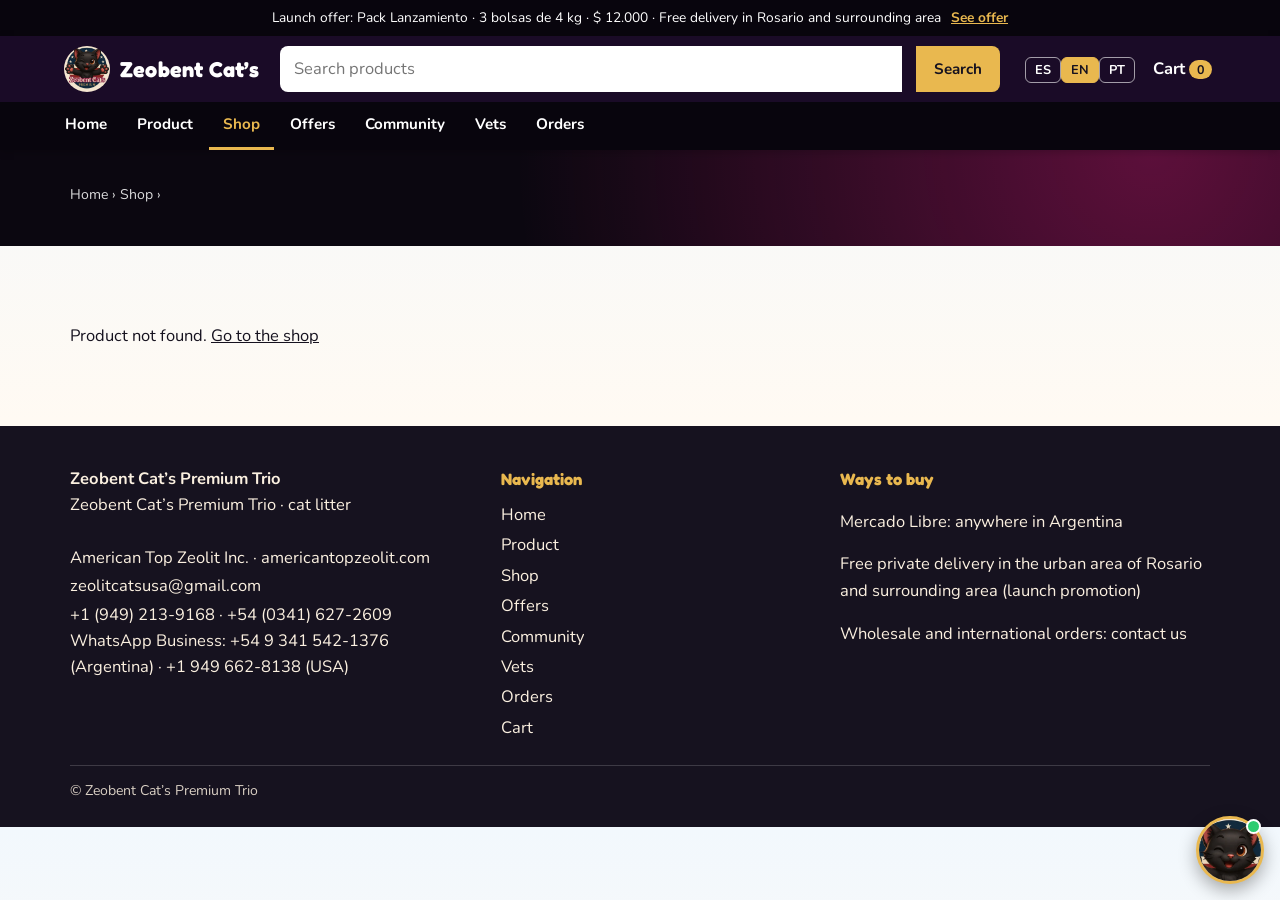
<file: articulo.html>
<!doctype html>
<html lang="es">
<head>
<meta charset="utf-8">
<meta name="viewport" content="width=device-width,initial-scale=1">
<title>Producto · Zeobent Cat’s</title>
<meta name="description" content="Detalle de producto Zeobent Cat’s Premium Trio.">
<meta property="og:title" content="Producto · Zeobent Cat’s">
<meta property="og:description" content="Detalle de producto Zeobent Cat’s Premium Trio.">
<meta property="og:image" content="assets/logo-usa.webp">
<link rel="icon" href="assets/logo-usa.webp">
<link rel="preconnect" href="https://fonts.googleapis.com">
<link href="https://fonts.googleapis.com/css2?family=Fredoka:wght@500;700&family=Nunito:wght@400;700&display=swap" rel="stylesheet">
<link rel="stylesheet" href="style.css">
<link rel="stylesheet" href="zeo.css">
</head>
<body>
<div id="top"></div>
<div class="page-h"><div class="crumb"><a href="index.html" data-i="n0">Inicio</a> › <a href="tienda.html" data-i="n6">Tienda</a> › <span id="crumb"></span></div></div>
<main><section class="sec"><div id="art"></div></section></main>
<div id="foot"></div>
<script src="data/config.js"></script>
<script src="data/products.js"></script>
<script src="data/gallery.js"></script>
<script src="data/opiniones.js"></script>
<script src="data/vets.js"></script>
<script src="data/zeo.js"></script>
<script src="app.js"></script>
<script src="zeo.js"></script>
</body>
</html>
</file>
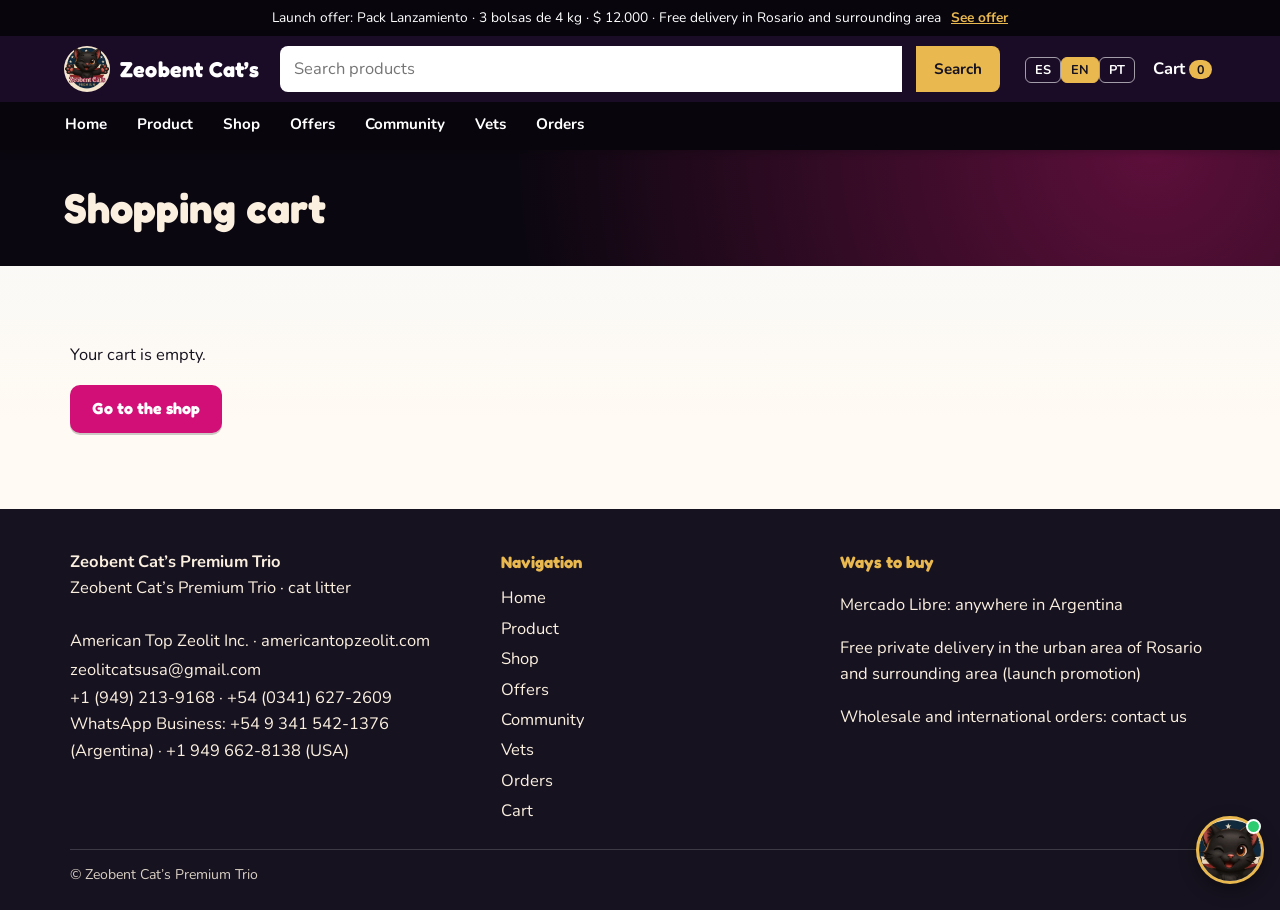
<file: carrito.html>
<!doctype html>
<html lang="es">
<head>
<meta charset="utf-8">
<meta name="viewport" content="width=device-width,initial-scale=1">
<title>Carrito · Zeobent Cat’s</title>
<meta name="description" content="Carrito de compras Zeobent Cat’s Premium Trio.">
<meta property="og:title" content="Carrito · Zeobent Cat’s">
<meta property="og:description" content="Carrito de compras Zeobent Cat’s Premium Trio.">
<meta property="og:image" content="assets/logo-usa.webp">
<link rel="icon" href="assets/logo-usa.webp">
<link rel="preconnect" href="https://fonts.googleapis.com">
<link href="https://fonts.googleapis.com/css2?family=Fredoka:wght@500;700&family=Nunito:wght@400;700&display=swap" rel="stylesheet">
<link rel="stylesheet" href="style.css">
<link rel="stylesheet" href="zeo.css">
</head>
<body>
<div id="top"></div>
<div class="page-h"><h1 data-i="kh">Carrito de compras</h1></div>
<main>
<section class="sec">
  <div id="cartbox">
    <div class="cart">
      <div id="cartlines"></div>
      <div id="sum" class="sum"></div>
    </div>
  </div>
  <div id="payres" hidden></div>
  <div id="checkout" hidden>
    <div class="panel" id="mlpanel"><h3 data-i="k1">Comprar por Mercado Libre</h3><p class="note" data-i="mlvalid">Válida en toda la República Argentina a través de Mercado Libre.</p><div id="mllist"></div></div>
    <div class="panel" id="paypanel" hidden><h3 data-i="pg_h">Pagar ahora</h3><p class="note" data-i="pg_p">Complete sus datos, elija cómo pagar y recibirá las instrucciones al instante y también por WhatsApp.</p>
      <form id="payform">
        <div class="two"><label><span data-i="f_name">Su nombre</span><input name="nombre" required maxlength="80" autocomplete="name"></label><label><span>WhatsApp</span><input name="telefono" type="tel" required maxlength="30" autocomplete="tel" placeholder="341 555 5555"></label></div>
        <div class="two"><label><span>Email</span><input type="email" name="email" required maxlength="120" autocomplete="email"></label><label><span data-i="f_loc">Localidad</span><input name="localidad" required maxlength="80"></label></div>
        <label><span data-i="f_addr">Domicilio de entrega</span><input name="domicilio" required maxlength="160" autocomplete="street-address"></label>
        <label><span data-i="f_notes">Observaciones</span><textarea name="observaciones" rows="2" maxlength="300"></textarea></label>
        <fieldset class="paym"><legend data-i="pg_m">Forma de pago</legend><div id="paym"></div></fieldset>
        <label class="chk"><input type="checkbox" name="mayor" required><span data-i="pg_18">Soy mayor de 18 años y acepto que mis datos se usen para gestionar este pedido.</span></label>
        <input class="hp" name="_gotcha" tabindex="-1" autocomplete="off" aria-hidden="true">
        <button class="btn" data-i="pg_send">Confirmar pedido</button><p class="st" role="status"></p>
      </form>
    </div>
    <div class="panel" id="oldform"><h3 data-i="k2">Envío particular en Rosario y zona de influencia</h3>
      <form data-s="Pedido con envío en Rosario - Zeobent Cat's" data-cart="1">
        <div class="two"><label><span data-i="f_name">Su nombre</span><input name="nombre" required></label><label><span data-i="f_phone">Teléfono</span><input name="telefono" type="tel" required></label></div>
        <div class="two"><label><span>Email</span><input type="email" name="email" required></label><label><span data-i="f_loc">Localidad</span><input name="localidad" required></label></div>
        <label><span data-i="f_addr">Domicilio de entrega</span><input name="domicilio" required></label>
        <label><span data-i="f_notes">Observaciones</span><textarea name="observaciones" rows="2"></textarea></label>
        <label class="chk"><input type="checkbox" required><span data-i="k_ok">Confirmo que el domicilio de entrega se encuentra en Rosario o zona de influencia.</span></label>
        <input class="hp" name="_gotcha" tabindex="-1" autocomplete="off" aria-hidden="true">
        <button class="btn" data-i="k_send">Enviar pedido</button><p class="st" role="status"></p>
      </form>
    </div>
  </div>
</section>
</main>
<div id="foot"></div>
<script src="data/config.js"></script>
<script src="data/products.js"></script>
<script src="data/gallery.js"></script>
<script src="data/opiniones.js"></script>
<script src="data/vets.js"></script>
<script src="data/zeo.js"></script>
<script src="app.js"></script>
<script src="zeo.js"></script>
</body>
</html>
</file>
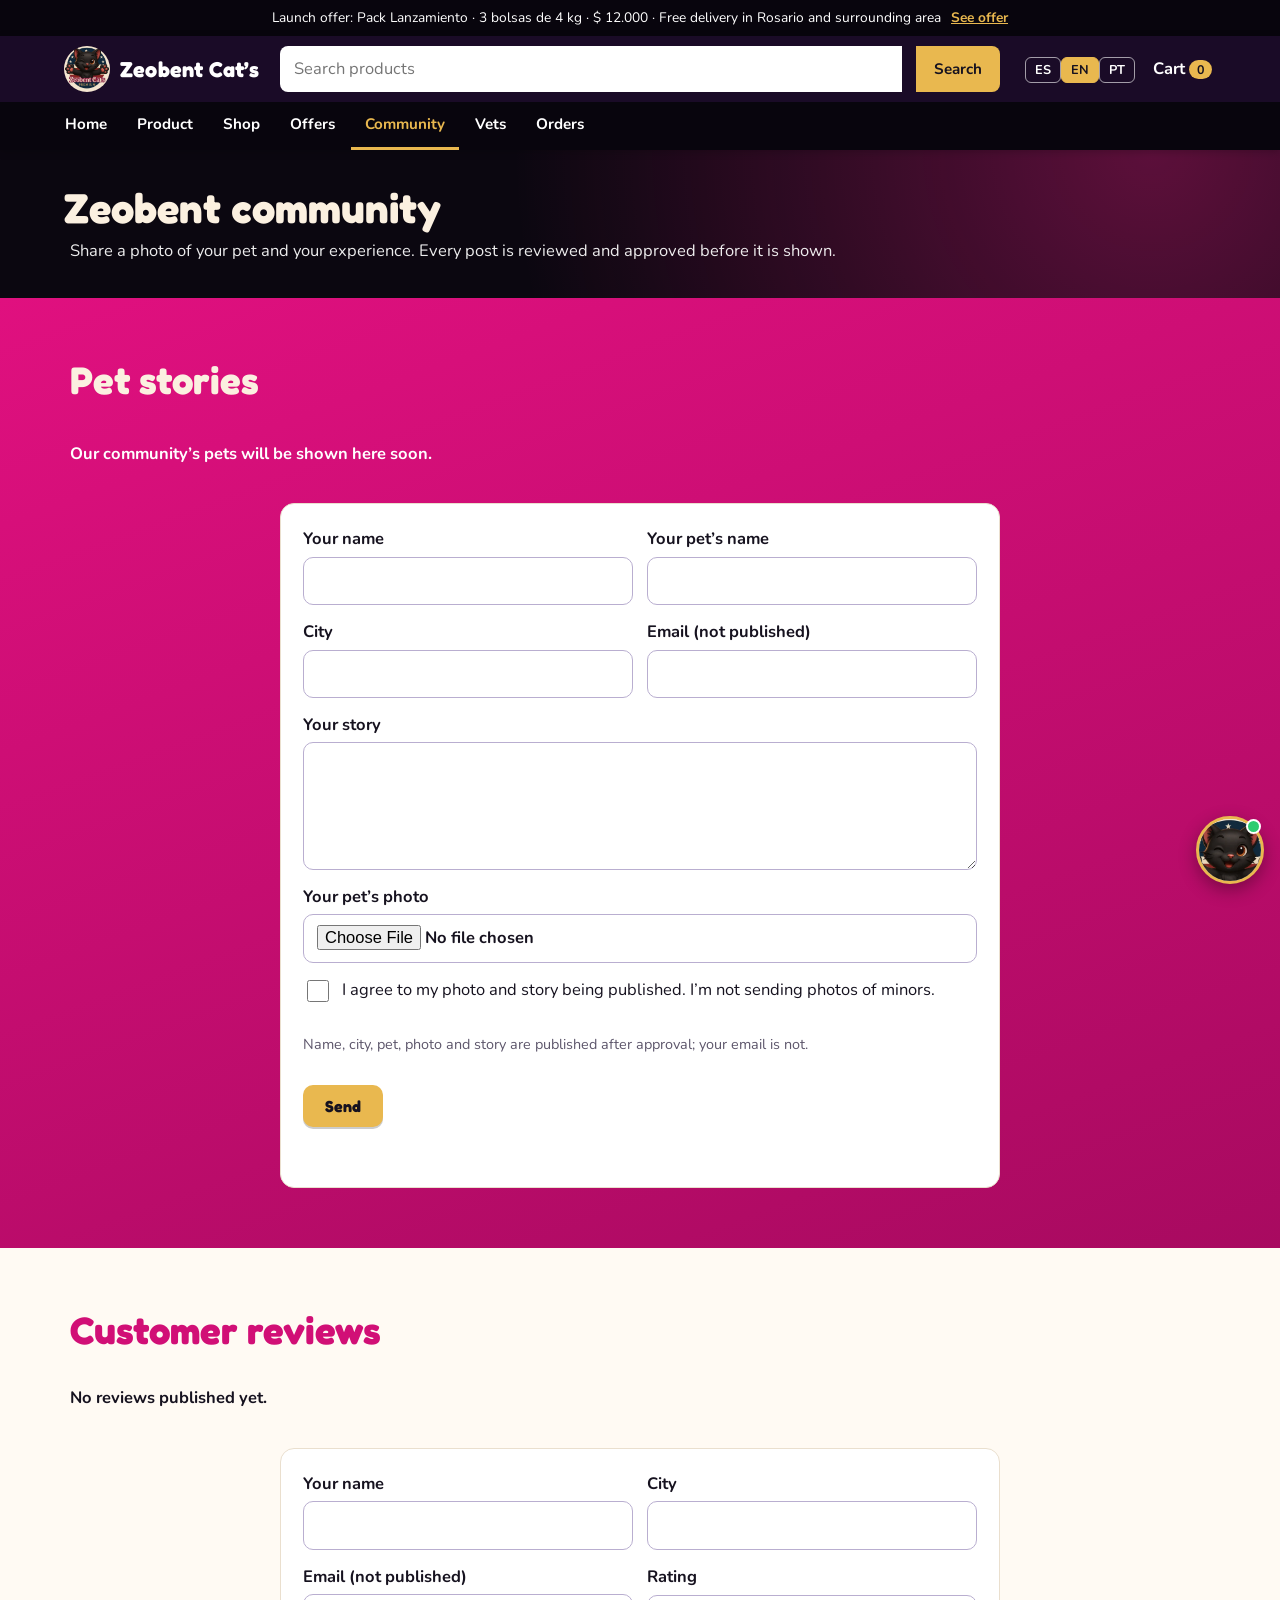
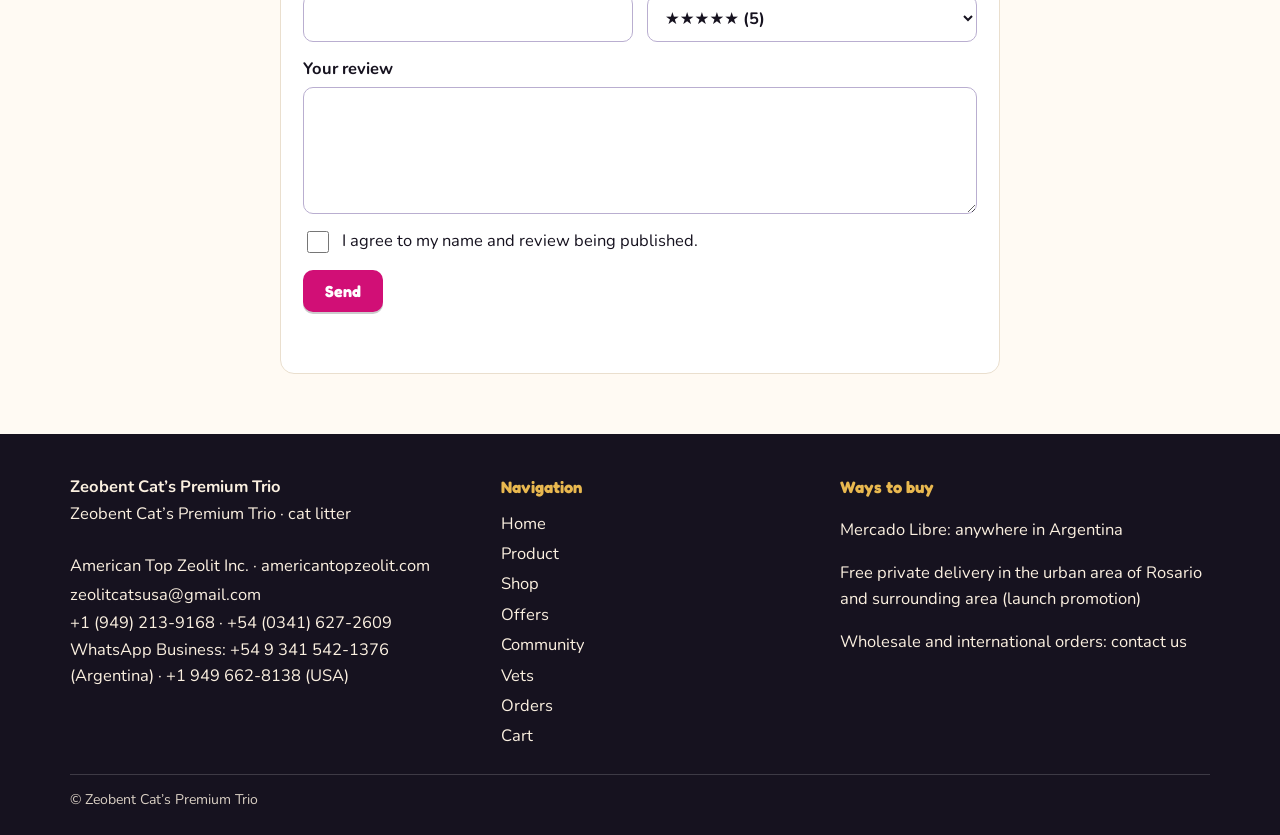
<file: comunidad.html>
<!doctype html>
<html lang="es">
<head>
<meta charset="utf-8">
<meta name="viewport" content="width=device-width,initial-scale=1">
<title>Comunidad · Zeobent Cat’s</title>
<meta name="description" content="Historias y fotos de mascotas y opiniones del público sobre Zeobent Cat’s Premium Trio.">
<meta property="og:title" content="Comunidad · Zeobent Cat’s">
<meta property="og:description" content="Historias y fotos de mascotas y opiniones del público sobre Zeobent Cat’s Premium Trio.">
<meta property="og:image" content="assets/logo-usa.webp">
<link rel="icon" href="assets/logo-usa.webp">
<link rel="preconnect" href="https://fonts.googleapis.com">
<link href="https://fonts.googleapis.com/css2?family=Fredoka:wght@500;700&family=Nunito:wght@400;700&display=swap" rel="stylesheet">
<link rel="stylesheet" href="style.css">
<link rel="stylesheet" href="zeo.css">
</head>
<body>
<div id="top"></div>
<div class="page-h"><h1 data-i="cmh">Comunidad Zeobent</h1><p data-i="i4">Comparta una foto de su mascota y su experiencia. Cada publicación se revisa y aprueba antes de mostrarse.</p></div>
<main>
<section class="sec pink" id="historias">
  <h2 data-i="tb1">Historias de mascotas</h2>
  <div id="gal"></div>
  <form data-s="Historia y foto de mascota - Zeobent Cat's" class="box2">
    <div class="two">
      <label><span data-i="f_name">Su nombre</span><input name="nombre" required></label>
      <label><span data-i="f_pet">Nombre de su mascota</span><input name="mascota" required></label>
    </div>
    <div class="two">
      <label><span data-i="f_city">Ciudad</span><input name="ciudad"></label>
      <label><span data-i="f_mail">Email (no se publica)</span><input type="email" name="email" required></label>
    </div>
    <label><span data-i="f_story">Su historia</span><textarea name="historia" rows="4" required></textarea></label>
    <label><span data-i="f_photo">Foto de su mascota</span><input type="file" name="foto" accept="image/*" required></label>
    <label class="chk"><input type="checkbox" required><span data-i="f_ok">Acepto que publiquen mi foto y mi relato. No envío fotos de menores.</span></label>
    <input class="hp" name="_gotcha" tabindex="-1" autocomplete="off" aria-hidden="true">
    <p class="note" data-i="pubnote">Se publican nombre, ciudad, mascota, foto e historia luego de la aprobación; el email no se publica.</p>
    <button class="btn alt" data-i="f_send">Enviar</button><p class="st" role="status"></p>
  </form>
</section>
<section class="sec" id="opiniones">
  <h2 data-i="op_t">Opiniones sobre el producto</h2>
  <div id="ops" class="ops"></div>
  <form data-s="Opinión - Zeobent Cat's" class="box2">
    <div class="two">
      <label><span data-i="f_name">Su nombre</span><input name="nombre" required></label>
      <label><span data-i="f_city">Ciudad</span><input name="ciudad"></label>
    </div>
    <div class="two">
      <label><span data-i="f_mail">Email (no se publica)</span><input type="email" name="email" required></label>
      <label><span data-i="f_rate">Puntaje</span><select name="puntaje"><option value="5">★★★★★ (5)</option><option value="4">★★★★☆ (4)</option><option value="3">★★★☆☆ (3)</option><option value="2">★★☆☆☆ (2)</option><option value="1">★☆☆☆☆ (1)</option></select></label>
    </div>
    <label><span data-i="f_op">Su opinión</span><textarea name="opinion" rows="4" required></textarea></label>
    <label class="chk"><input type="checkbox" required><span data-i="f_ok2">Acepto que publiquen mi nombre y mi opinión.</span></label>
    <input class="hp" name="_gotcha" tabindex="-1" autocomplete="off" aria-hidden="true">
    <button class="btn" data-i="f_send">Enviar</button><p class="st" role="status"></p>
  </form>
</section>
</main>
<div id="foot"></div>
<script src="data/config.js"></script>
<script src="data/products.js"></script>
<script src="data/gallery.js"></script>
<script src="data/opiniones.js"></script>
<script src="data/vets.js"></script>
<script src="data/zeo.js"></script>
<script src="app.js"></script>
<script src="zeo.js"></script>
</body>
</html>
</file>
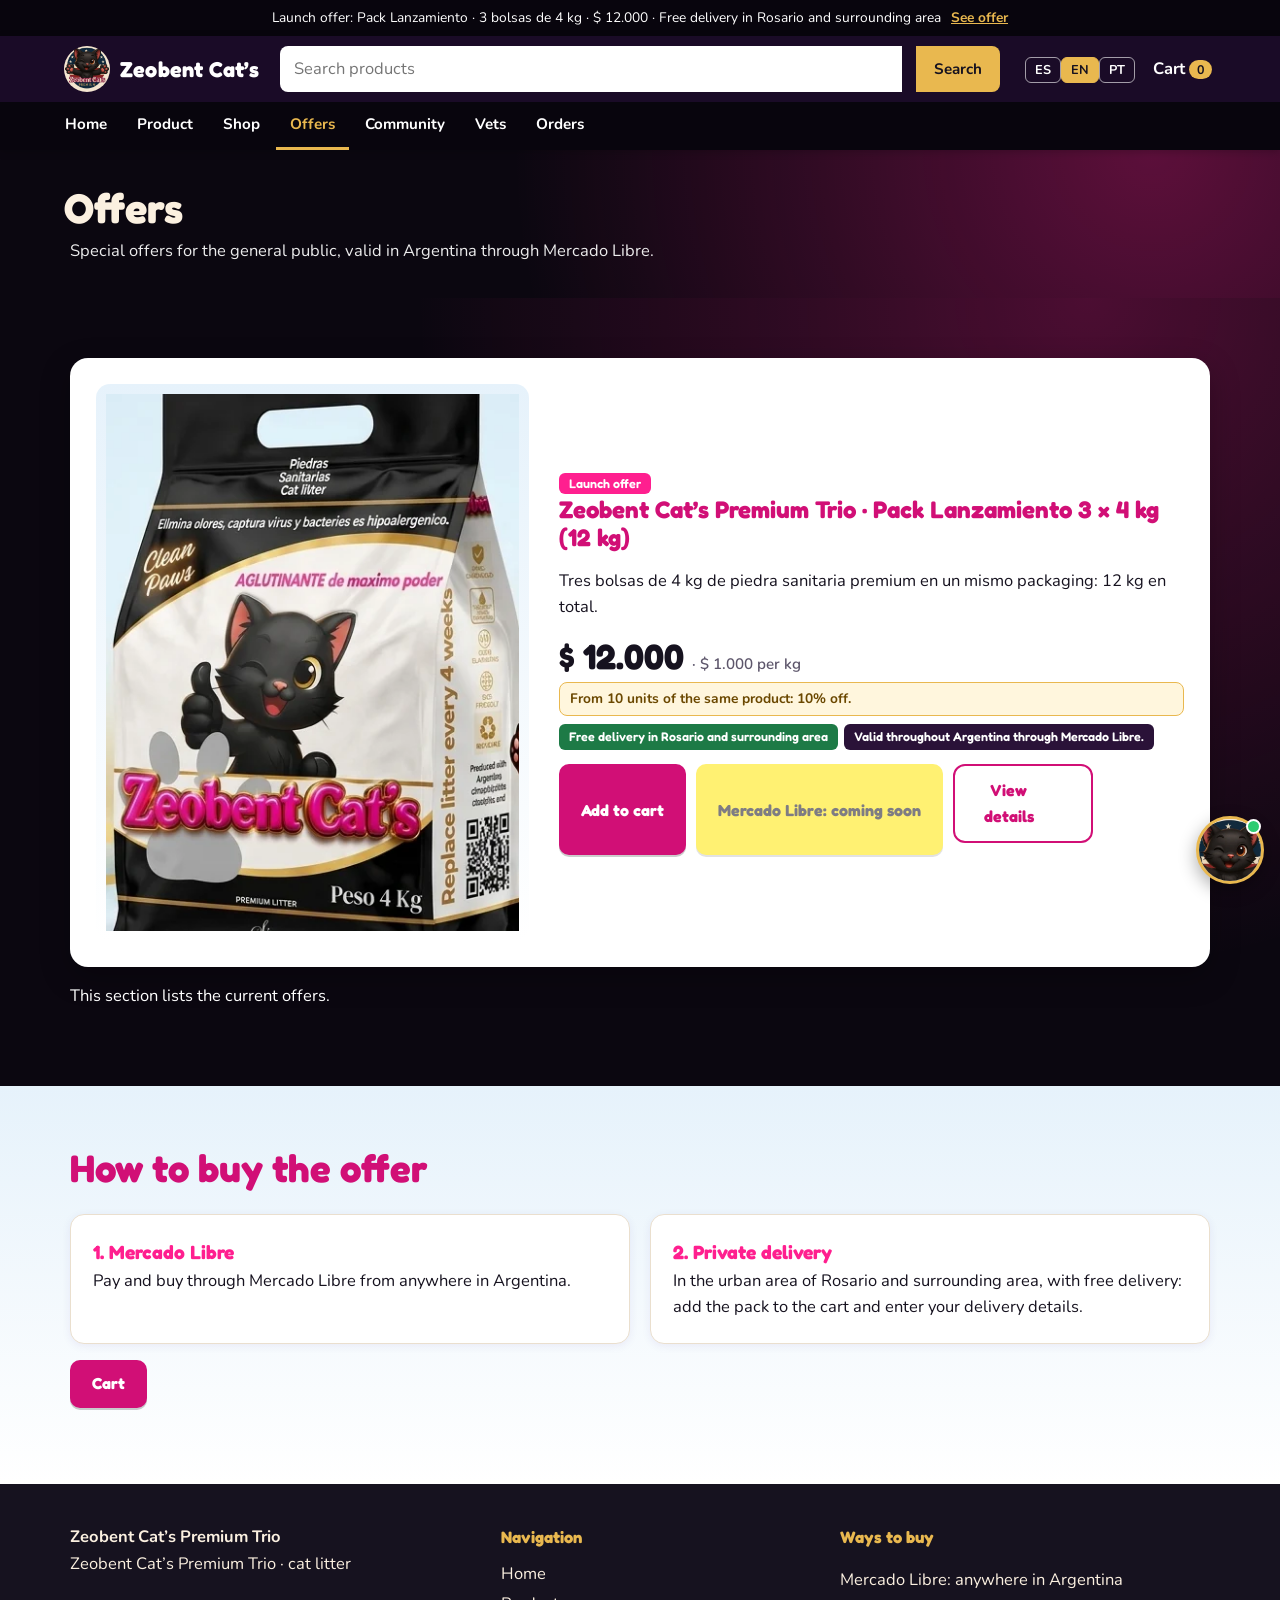
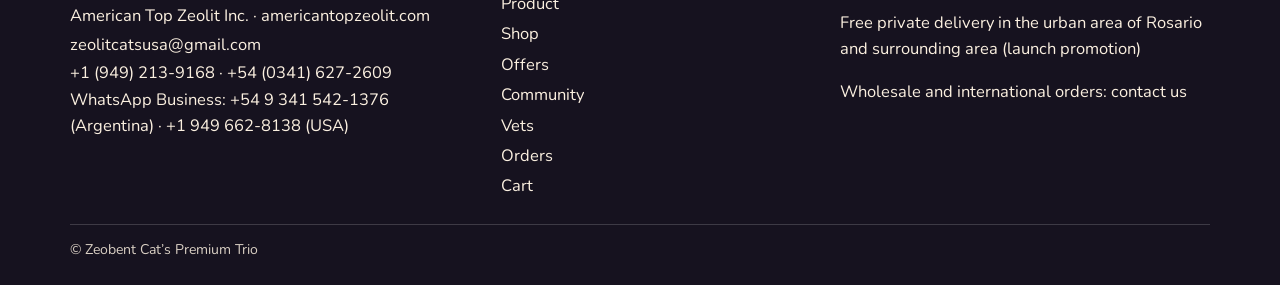
<file: ofertas.html>
<!doctype html>
<html lang="es">
<head>
<meta charset="utf-8">
<meta name="viewport" content="width=device-width,initial-scale=1">
<title>Ofertas · Zeobent Cat’s Premium Trio</title>
<meta name="description" content="Ofertas especiales válidas en la República Argentina a través de Mercado Libre. Envío gratis en Rosario y zona de influencia.">
<meta property="og:title" content="Ofertas · Zeobent Cat’s Premium Trio">
<meta property="og:description" content="Ofertas especiales válidas en la República Argentina a través de Mercado Libre. Envío gratis en Rosario y zona de influencia.">
<meta property="og:image" content="assets/logo-usa.webp">
<link rel="icon" href="assets/logo-usa.webp">
<link rel="preconnect" href="https://fonts.googleapis.com">
<link href="https://fonts.googleapis.com/css2?family=Fredoka:wght@500;700&family=Nunito:wght@400;700&display=swap" rel="stylesheet">
<link rel="stylesheet" href="style.css">
<link rel="stylesheet" href="zeo.css">
</head>
<body>
<div id="top"></div>
<div class="page-h"><h1 data-i="oh">Ofertas</h1><p data-i="op">Ofertas especiales para el público en general, válidas en la República Argentina a través de Mercado Libre.</p></div>
<main>
<section class="sec dark"><div id="offers"></div><p class="lead" data-i="ob" style="margin-top:16px">Esta sección reúne las ofertas vigentes.</p></section>
<section class="sec white">
  <h2 data-i="oc_t">Cómo comprar la oferta</h2>
  <div class="grid">
    <div class="card"><span data-i="oc1"><b>1. Mercado Libre</b>Pague y compre a través de Mercado Libre desde cualquier punto de la República Argentina.</span></div>
    <div class="card"><span data-i="oc2"><b>2. Envío particular</b>Dentro del eje urbano de Rosario y zona de influencia, con envío gratuito: agregue el pack al carrito y complete sus datos de entrega.</span></div>
  </div>
  <p><a class="btn" href="carrito.html" data-i="cart">Carrito</a></p>
</section>
</main>
<div id="foot"></div>
<script src="data/config.js"></script>
<script src="data/products.js"></script>
<script src="data/gallery.js"></script>
<script src="data/opiniones.js"></script>
<script src="data/vets.js"></script>
<script src="data/zeo.js"></script>
<script src="app.js"></script>
<script src="zeo.js"></script>
</body>
</html>
</file>
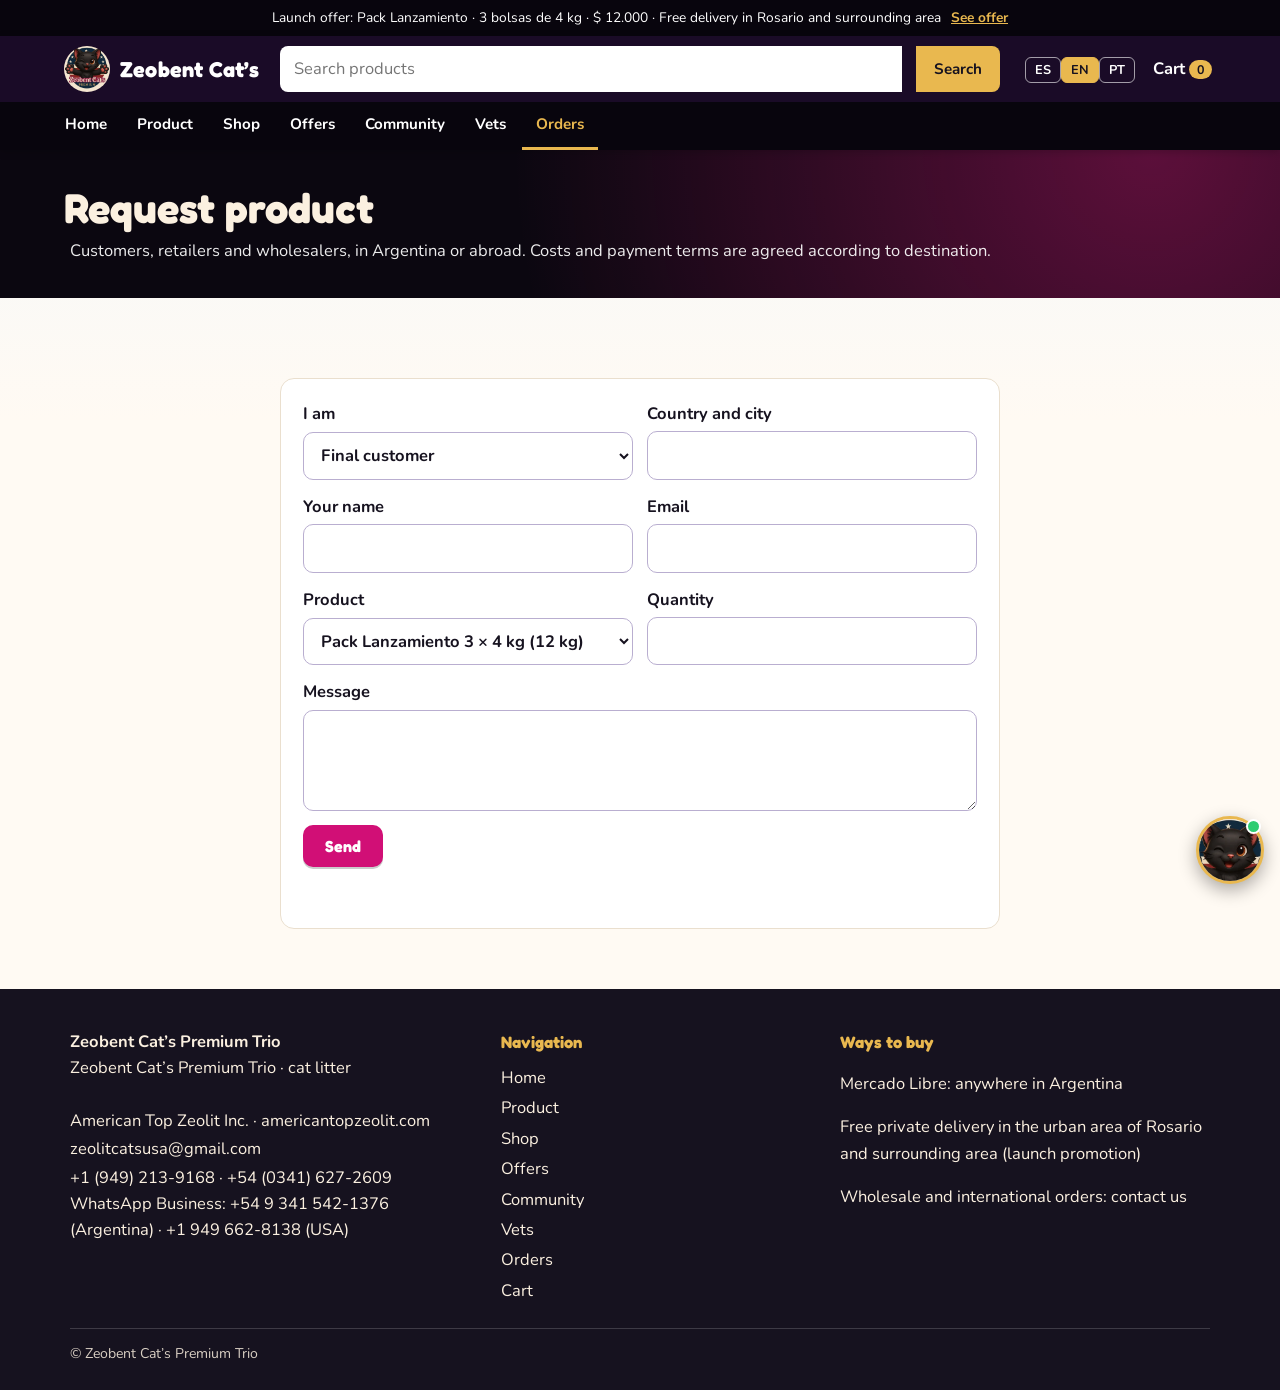
<file: pedidos.html>
<!doctype html>
<html lang="es">
<head>
<meta charset="utf-8">
<meta name="viewport" content="width=device-width,initial-scale=1">
<title>Pedidos · Zeobent Cat’s Premium Trio</title>
<meta name="description" content="Solicitud de producto para consumidores, minoristas y mayoristas, de Argentina o del exterior.">
<meta property="og:title" content="Pedidos · Zeobent Cat’s Premium Trio">
<meta property="og:description" content="Solicitud de producto para consumidores, minoristas y mayoristas, de Argentina o del exterior.">
<meta property="og:image" content="assets/logo-usa.webp">
<link rel="icon" href="assets/logo-usa.webp">
<link rel="preconnect" href="https://fonts.googleapis.com">
<link href="https://fonts.googleapis.com/css2?family=Fredoka:wght@500;700&family=Nunito:wght@400;700&display=swap" rel="stylesheet">
<link rel="stylesheet" href="style.css">
<link rel="stylesheet" href="zeo.css">
</head>
<body>
<div id="top"></div>
<div class="page-h"><h1 data-i="t6">Solicitar producto</h1><p data-i="i6">Consumidores, minoristas y mayoristas, de Argentina o del exterior. Costos y forma de pago se acuerdan según el destino.</p></div>
<main>
<section class="sec">
  <form data-s="Pedido - Zeobent Cat's" class="box2">
    <div class="two">
      <label><span data-i="f_type">Soy</span><select name="tipo"><option data-i="o1">Consumidor final</option><option data-i="o2">Minorista</option><option data-i="o3">Mayorista / distribuidor</option></select></label>
      <label><span data-i="f_country">País y ciudad</span><input name="pais" required></label>
    </div>
    <div class="two">
      <label><span data-i="f_name">Su nombre</span><input name="nombre" required></label>
      <label><span>Email</span><input type="email" name="email" required></label>
    </div>
    <div class="two">
      <label><span data-i="f_prod">Producto</span><select name="producto"><option data-id="pack-lanzamiento">Pack Lanzamiento 3 × 4 kg (12 kg)</option><option data-id="bolsa-4kg">Bolsa de 3,6 kg / 4 kg</option><option data-id="bolsa-10kg">Bolsa de 10 kg</option><option data-id="caja-18lb">Caja de 18.5 lb</option><option data-id="granel" data-i="pb2">A granel</option><option data-id="espera" data-i="pw">Lista de espera: merch y feeder</option></select></label>
      <label><span data-i="f_qty">Cantidad</span><input name="cantidad" required></label>
    </div>
    <label><span data-i="f_msg">Mensaje</span><textarea name="mensaje" rows="3"></textarea></label>
    <input class="hp" name="_gotcha" tabindex="-1" autocomplete="off" aria-hidden="true">
    <button class="btn" data-i="f_send">Enviar</button><p class="st" role="status"></p>
  </form>
</section>
</main>
<div id="foot"></div>
<script src="data/config.js"></script>
<script src="data/products.js"></script>
<script src="data/gallery.js"></script>
<script src="data/opiniones.js"></script>
<script src="data/vets.js"></script>
<script src="data/zeo.js"></script>
<script src="app.js"></script>
<script src="zeo.js"></script>
</body>
</html>
</file>
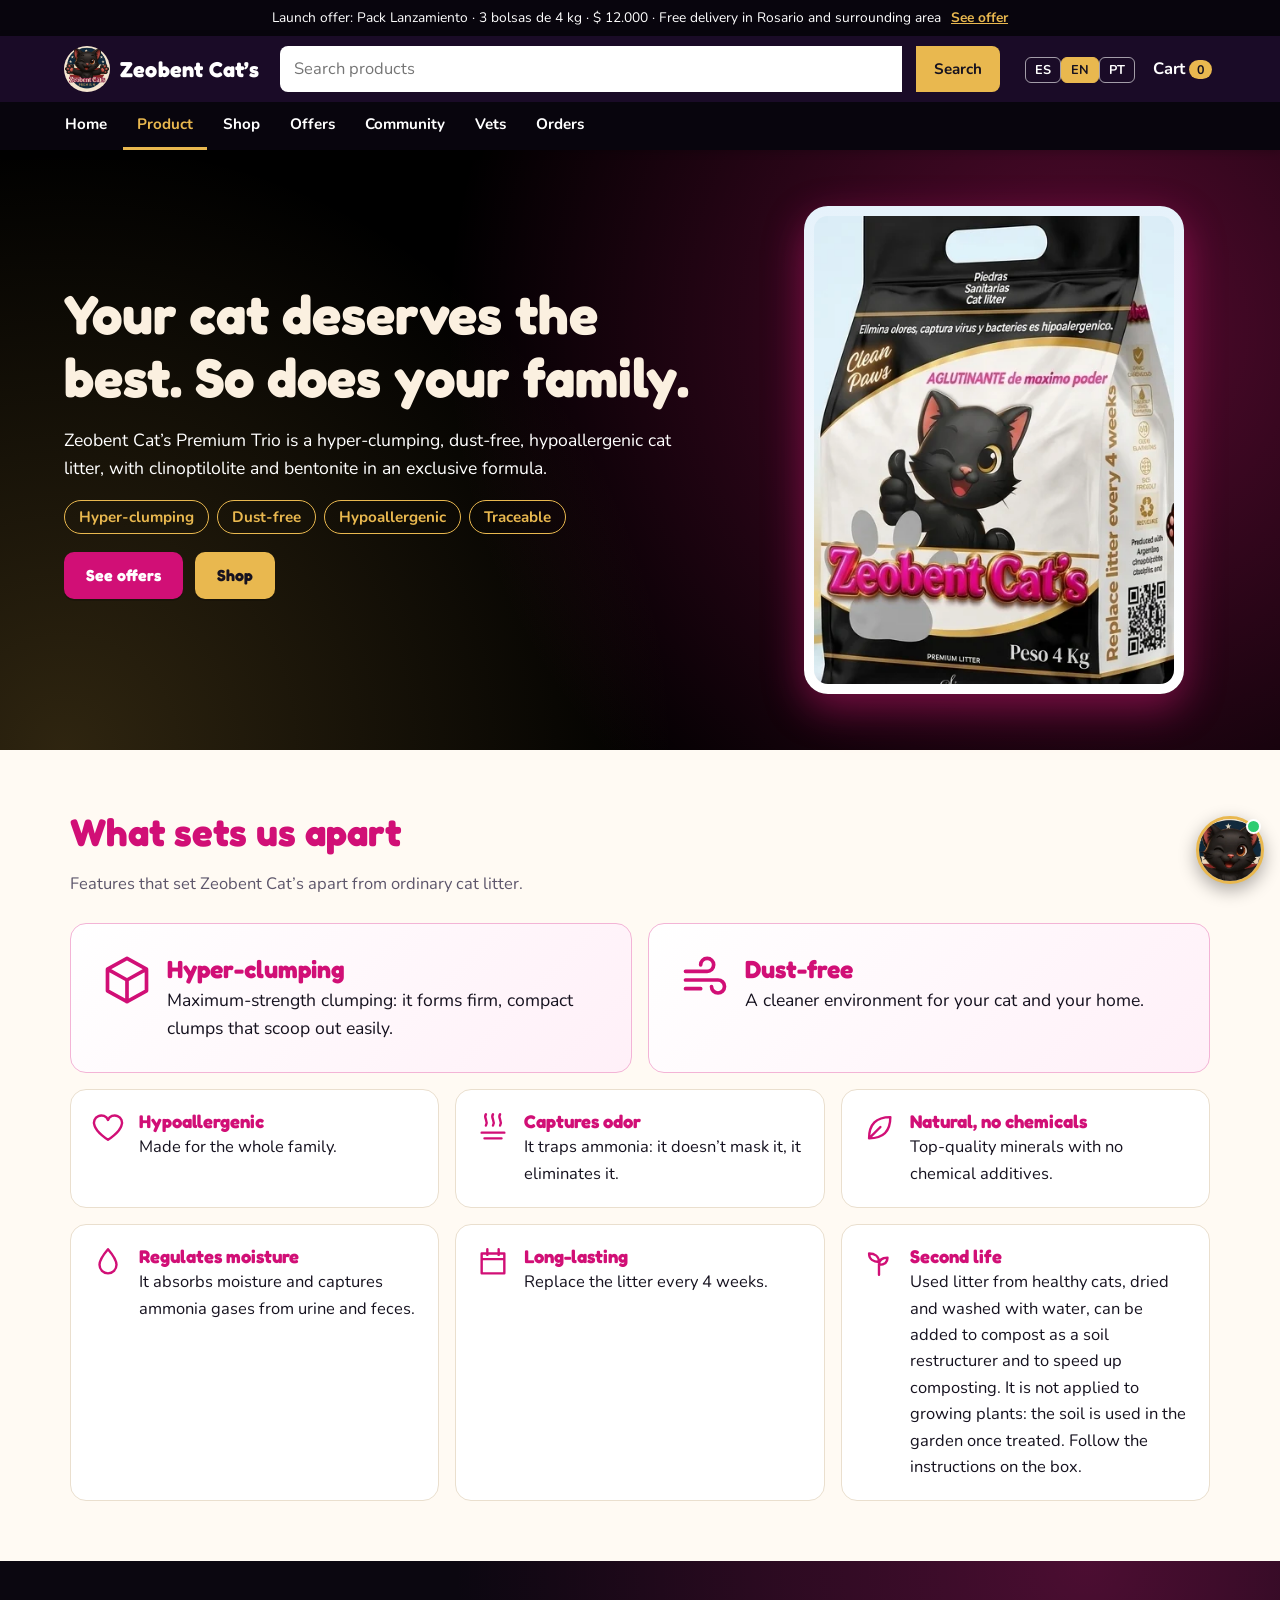
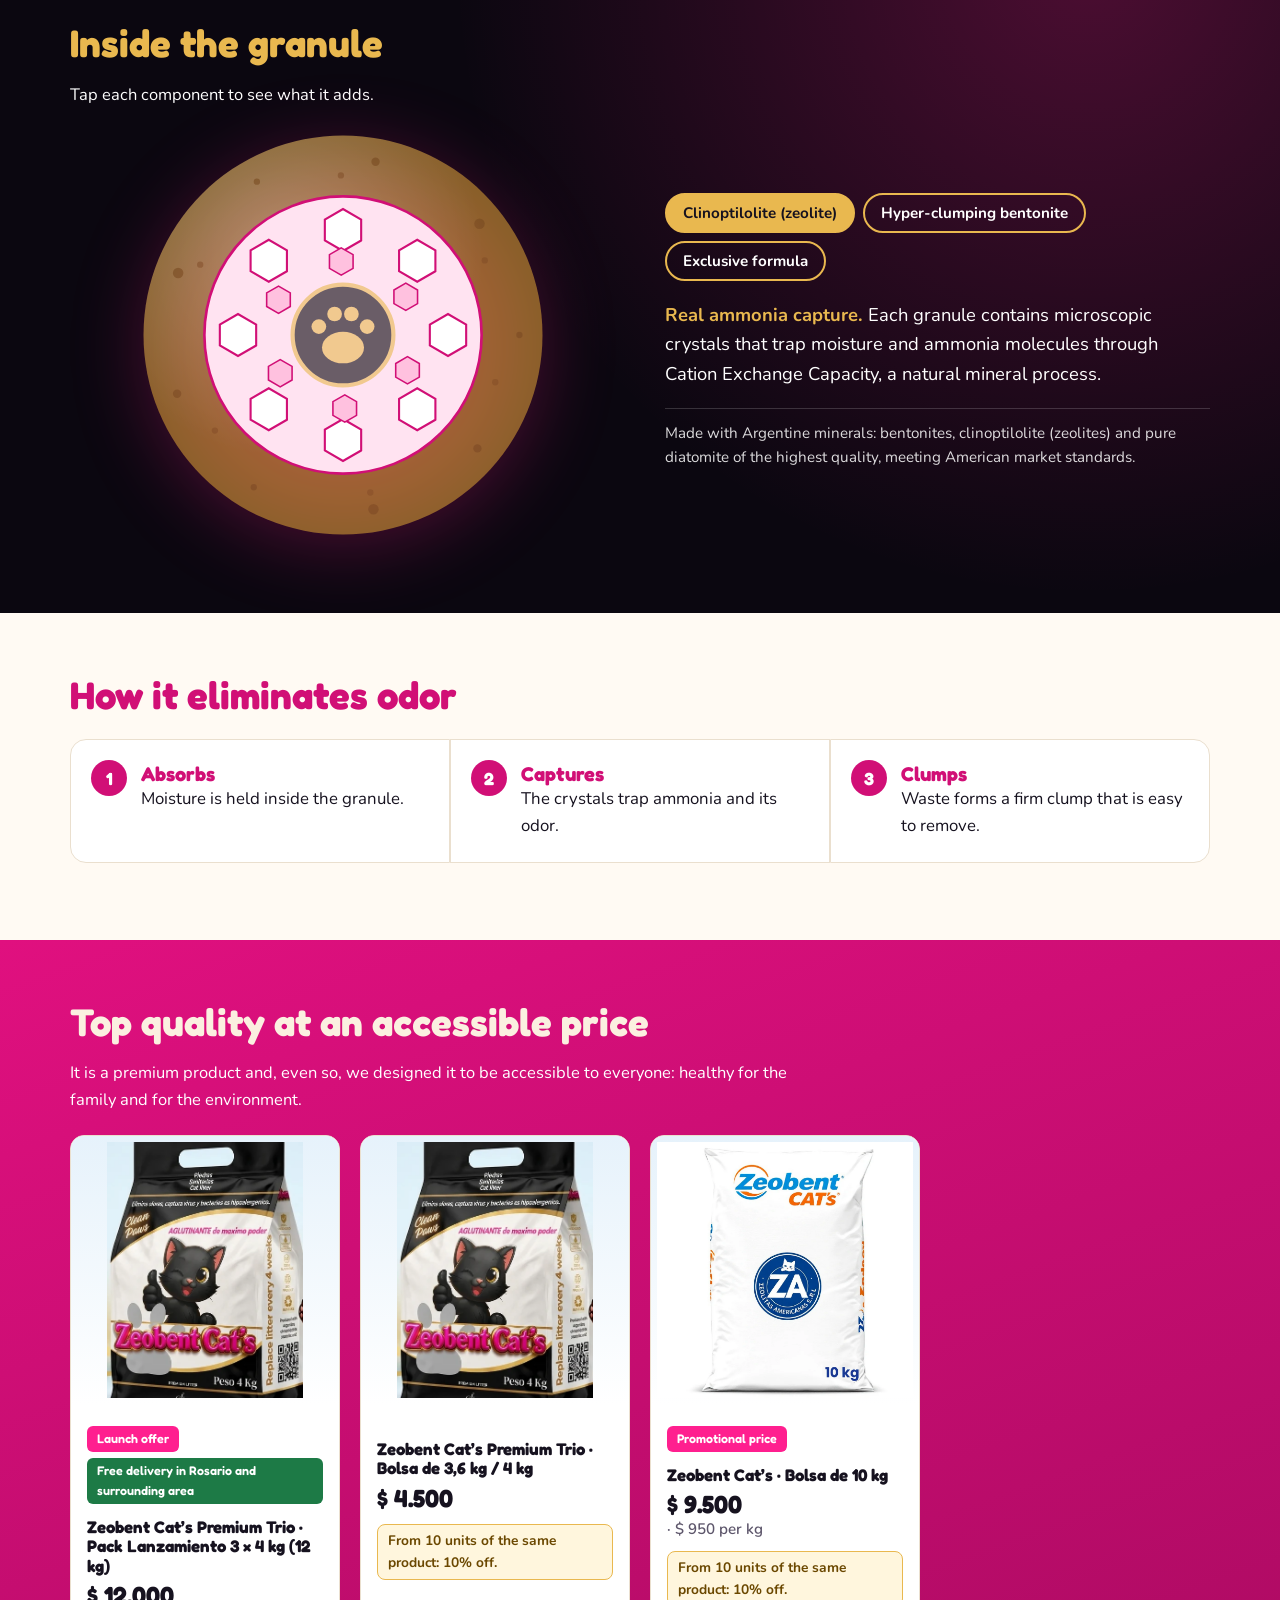
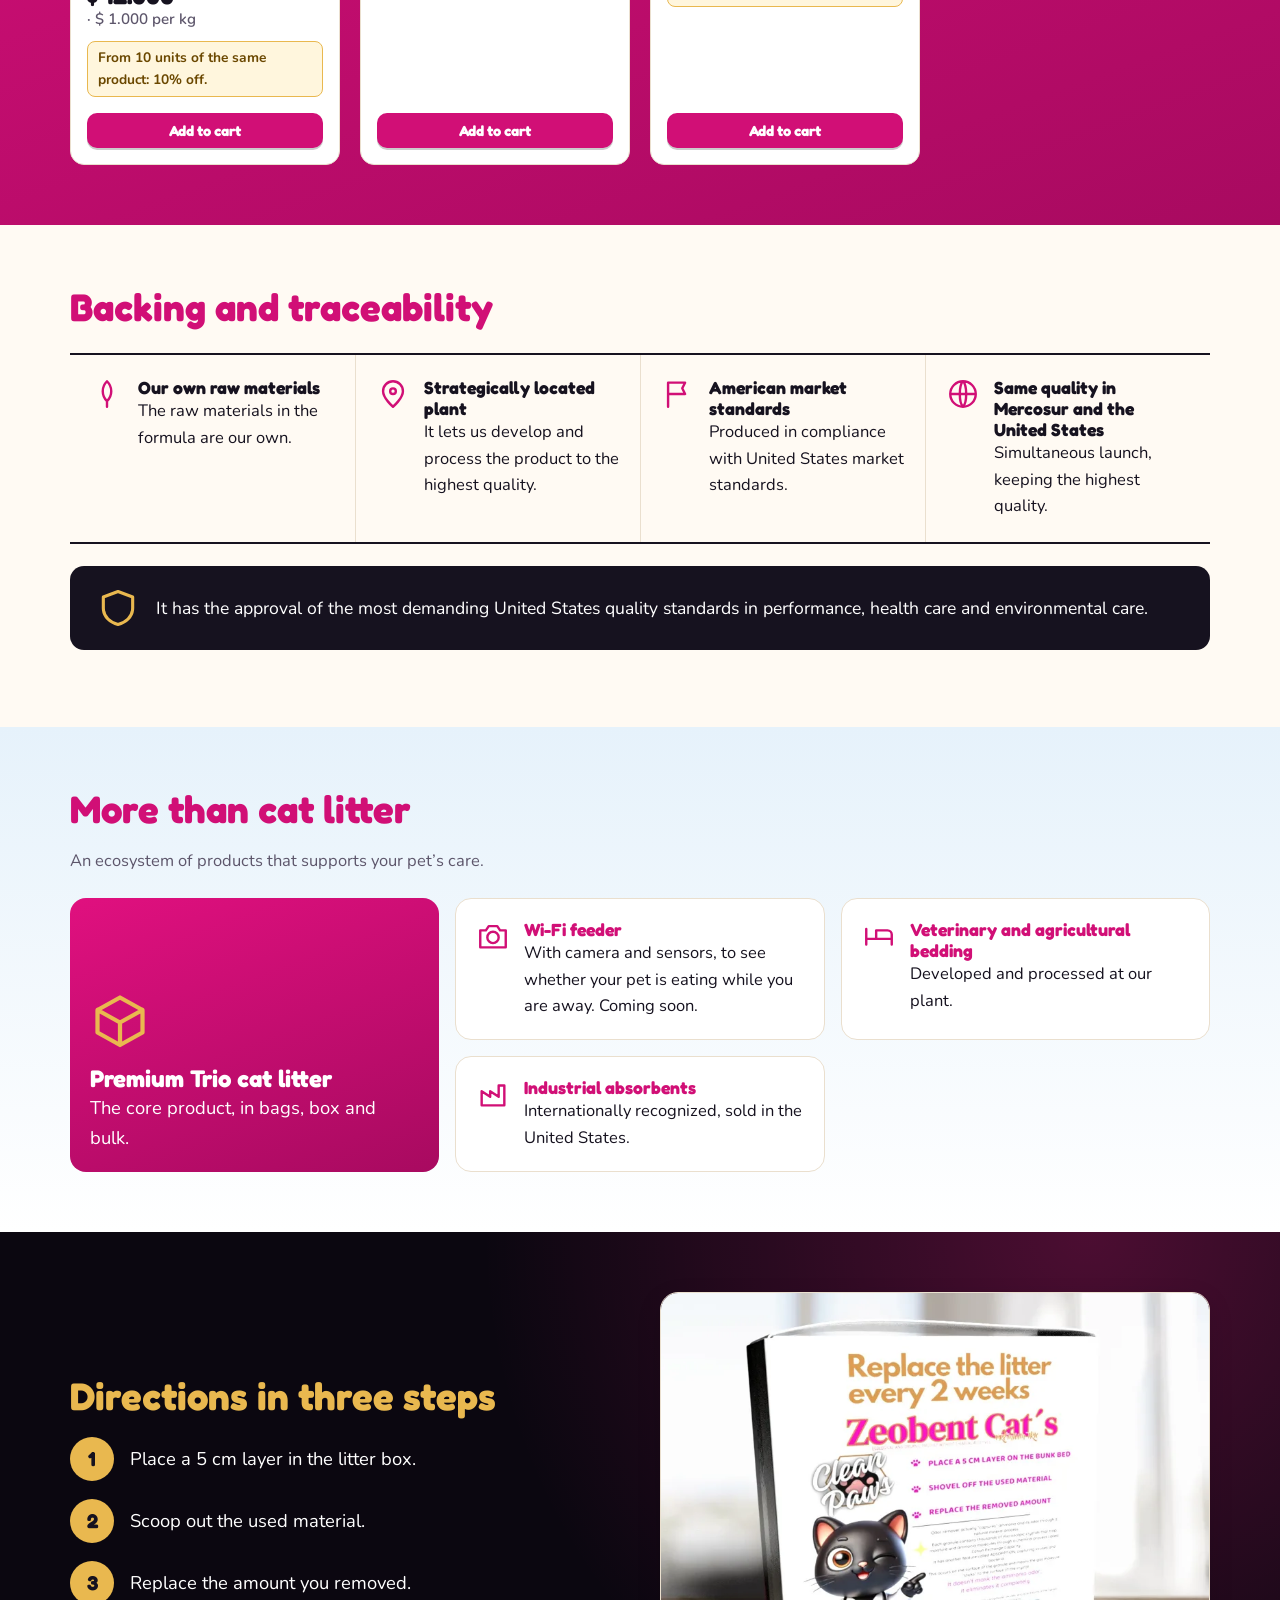
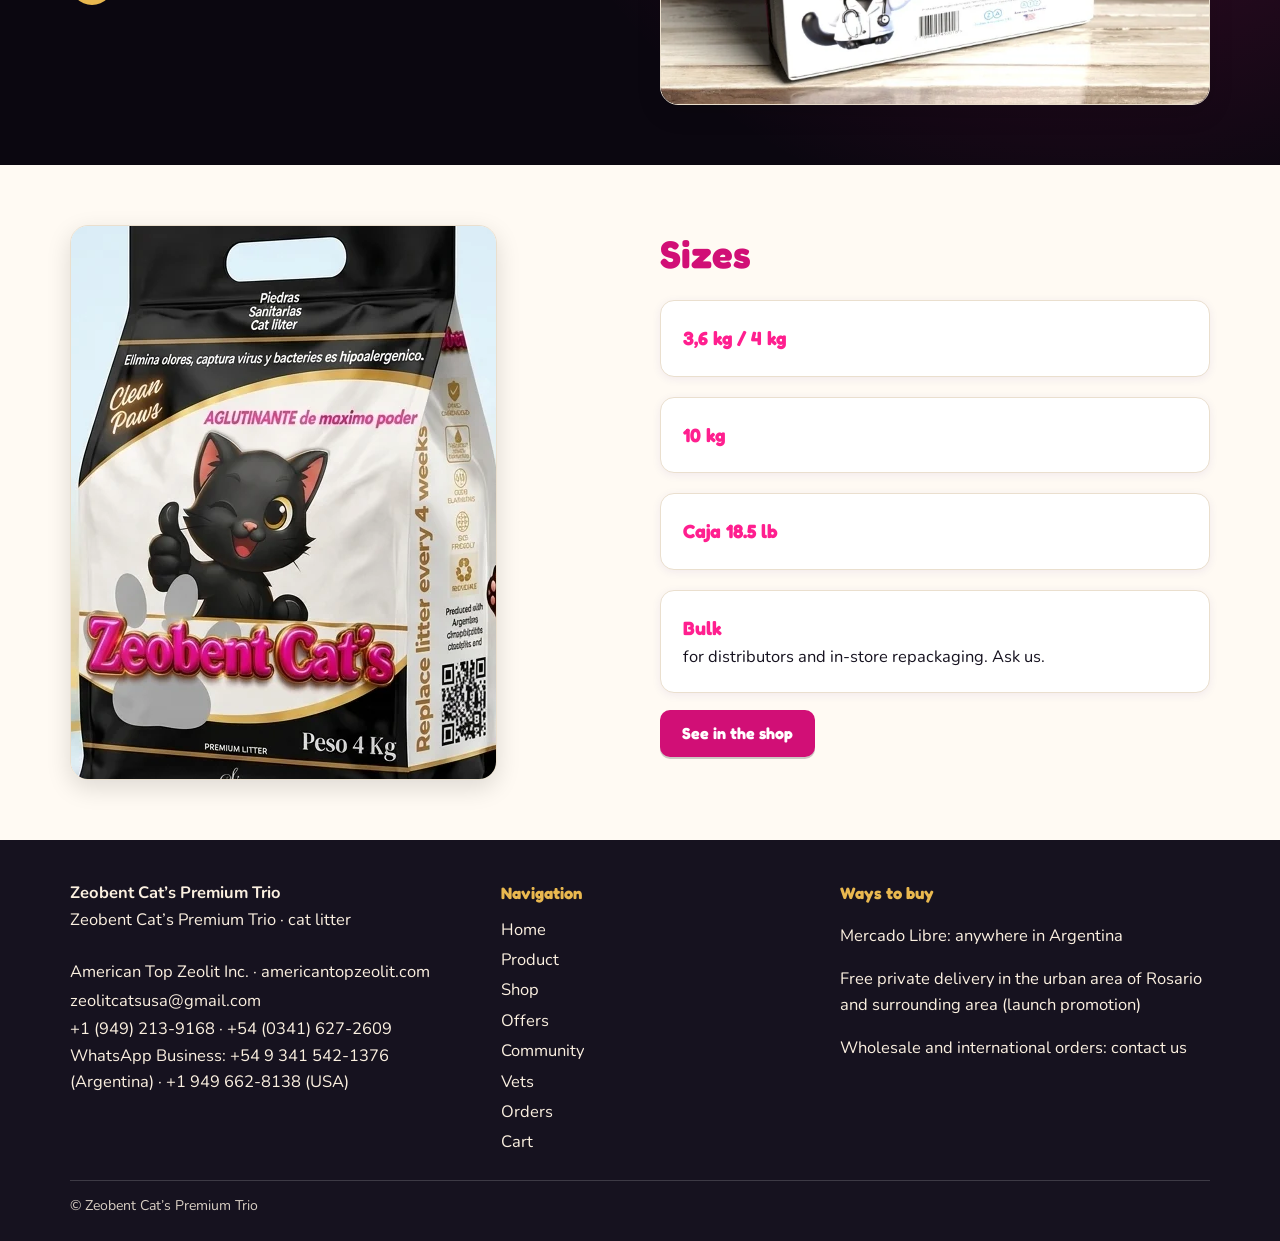
<file: producto.html>
<!doctype html>
<html lang="es">
<head>
<meta charset="utf-8">
<meta name="viewport" content="width=device-width,initial-scale=1">
<title>Producto · Zeobent Cat’s Premium Trio</title>
<meta name="description" content="Hiperaglutinante, libre de polvo e hipoalergénica: lo que diferencia a Zeobent Cat’s Premium Trio de la piedra sanitaria común.">
<meta property="og:title" content="Producto · Zeobent Cat’s Premium Trio">
<meta property="og:description" content="Hiperaglutinante, libre de polvo e hipoalergénica: lo que diferencia a Zeobent Cat’s Premium Trio de la piedra sanitaria común.">
<meta property="og:image" content="assets/logo-usa.webp">
<link rel="icon" href="assets/logo-usa.webp">
<link rel="preconnect" href="https://fonts.googleapis.com">
<link href="https://fonts.googleapis.com/css2?family=Fredoka:wght@500;700&family=Nunito:wght@400;700&display=swap" rel="stylesheet">
<link rel="stylesheet" href="style.css">
<link rel="stylesheet" href="zeo.css">
</head>
<body>
<div id="top"></div>
<main>
<section class="phero">
  <div class="phero-t">
    <h1 data-i="pk_h1">Su gato merece lo mejor. Su familia, también.</h1>
    <p data-i="pk_p">Zeobent Cat’s Premium Trio es una piedra sanitaria hiperaglutinante, libre de polvo e hipoalergénica, con clinoptilolita y bentonita en una fórmula exclusiva.</p>
    <ul class="chips"><li data-i="hc1">Hiperaglutinante</li><li data-i="hc2">Libre de polvo</li><li data-i="hc3">Hipoalergénica</li><li data-i="hc4">Con trazabilidad</li></ul>
    <p class="cta"><a class="btn" href="ofertas.html" data-i="cta">Ver ofertas</a> <a class="btn alt" href="tienda.html" data-i="th">Tienda</a></p>
  </div>
  <img src="assets/productos/bolsa-4kg.webp" alt="Bolsa de Zeobent Cat’s Premium Trio">
</section>

<section class="sec" id="diferencias">
  <h2 data-i="pd_t">Lo que nos diferencia</h2>
  <p class="lead" data-i="pd_p">Características que distinguen a Zeobent Cat’s de la piedra sanitaria común.</p>
  <div class="bento">
    <div class="tile big"><svg class="ic" viewBox="0 0 24 24" fill="none" stroke="currentColor" stroke-width="1.7" stroke-linecap="round" stroke-linejoin="round" aria-hidden="true"><path d="M12 2l9 5v10l-9 5-9-5V7zM12 12l9-5M12 12v10M12 12L3 7"/></svg><span data-i="d1"><b>Hiperaglutinante</b>Aglutinante de máximo poder: forma bloques firmes y compactos que se retiran fácilmente con la pala.</span></div><div class="tile big"><svg class="ic" viewBox="0 0 24 24" fill="none" stroke="currentColor" stroke-width="1.7" stroke-linecap="round" stroke-linejoin="round" aria-hidden="true"><path d="M3 8h10a3 3 0 1 0-3-3M3 12h15a3 3 0 1 1-3 3M3 16h7"/></svg><span data-i="d2"><b>Libre de polvo</b>Un ambiente más limpio para su gato y para su hogar.</span></div>
    <div class="tile "><svg class="ic" viewBox="0 0 24 24" fill="none" stroke="currentColor" stroke-width="1.7" stroke-linecap="round" stroke-linejoin="round" aria-hidden="true"><path d="M12 21s-8-5-9.5-10A5 5 0 0 1 12 7a5 5 0 0 1 9.500 4C20 16 12 21 12 21z"/></svg><span data-i="d3"><b>Hipoalergénica</b>Pensada para toda la familia.</span></div><div class="tile "><svg class="ic" viewBox="0 0 24 24" fill="none" stroke="currentColor" stroke-width="1.7" stroke-linecap="round" stroke-linejoin="round" aria-hidden="true"><path d="M7 3c-2 3 2 4 0 8M12 3c-2 3 2 4 0 8M17 3c-2 3 2 4 0 8M4 16h16M6 20h12"/></svg><span data-i="d4"><b>Captura el olor</b>Retiene el amoníaco: no lo tapa, lo elimina.</span></div><div class="tile "><svg class="ic" viewBox="0 0 24 24" fill="none" stroke="currentColor" stroke-width="1.7" stroke-linecap="round" stroke-linejoin="round" aria-hidden="true"><path d="M5 20C5 10 10 5 20 5c0 10-5 15-15 15zM5 20l8-8"/></svg><span data-i="d5"><b>Natural, sin químicos</b>Minerales de máxima calidad, sin agregados químicos.</span></div>
    <div class="tile "><svg class="ic" viewBox="0 0 24 24" fill="none" stroke="currentColor" stroke-width="1.7" stroke-linecap="round" stroke-linejoin="round" aria-hidden="true"><path d="M12 3s6 7 6 11a6 6 0 0 1-12 0c0-4 6-11 6-11z"/></svg><span data-i="d6"><b>Regula la humedad</b>Absorbe la humedad y captura los gases del amoníaco de la orina y las heces.</span></div><div class="tile "><svg class="ic" viewBox="0 0 24 24" fill="none" stroke="currentColor" stroke-width="1.7" stroke-linecap="round" stroke-linejoin="round" aria-hidden="true"><path d="M4 6h16v14H4zM4 10h16M8 3v4M16 3v4"/></svg><span data-i="d7"><b>Rinde</b>Reponga la litera cada 4 semanas.</span></div><div class="tile "><svg class="ic" viewBox="0 0 24 24" fill="none" stroke="currentColor" stroke-width="1.7" stroke-linecap="round" stroke-linejoin="round" aria-hidden="true"><path d="M12 21v-9M12 12c0-4-3-6-7-6 0 4 3 6 7 6M12 14c0-3 2-5 6-5 0 3-2 5-6 5"/></svg><span data-i="d8"><b>Segunda vida</b>La piedra usada de gatos sanos, seca y lavada con agua, se suma al compostaje como reestructurador del suelo y acelera el proceso. No se aplica sobre plantas en crecimiento: la tierra se usa en la huerta una vez tratada. Siga las instrucciones de la caja.</span></div>
  </div>
</section>

<section class="sec dark" id="composicion">
  <h2 data-i="cp_t">El gránulo por dentro</h2>
  <p class="lead" data-i="cp_p">Toque cada componente para ver qué aporta.</p>
  <div class="split gran">
    <div class="gwrap"><svg id="gsvg" viewBox="0 0 400 400" role="img" aria-label="Corte esquemático de un gránulo con tres componentes">
<defs><radialGradient id="gb" cx=".35" cy=".3"><stop offset="0" stop-color="#f6dc95"/><stop offset="1" stop-color="#d09a35"/></radialGradient></defs>
<g id="g-bent"><circle cx="200" cy="200" r="190" fill="url(#gb)"/><circle cx="368" cy="200" r="3" fill="#a8741f" opacity=".6"/><circle cx="328" cy="308" r="4" fill="#a8741f" opacity=".6"/><circle cx="229" cy="366" r="5" fill="#a8741f" opacity=".6"/><circle cx="115" cy="345" r="3" fill="#a8741f" opacity=".6"/><circle cx="42" cy="256" r="4" fill="#a8741f" opacity=".6"/><circle cx="43" cy="141" r="5" fill="#a8741f" opacity=".6"/><circle cx="118" cy="54" r="3" fill="#a8741f" opacity=".6"/><circle cx="231" cy="35" r="4" fill="#a8741f" opacity=".6"/><circle cx="330" cy="94" r="5" fill="#a8741f" opacity=".6"/><circle cx="345" cy="245" r="3" fill="#a8741f" opacity=".5"/><circle cx="226" cy="350" r="3" fill="#a8741f" opacity=".5"/><circle cx="78" cy="291" r="3" fill="#a8741f" opacity=".5"/><circle cx="64" cy="133" r="3" fill="#a8741f" opacity=".5"/><circle cx="198" cy="48" r="3" fill="#a8741f" opacity=".5"/><circle cx="335" cy="129" r="3" fill="#a8741f" opacity=".5"/></g>
<g id="g-zeo"><circle cx="200" cy="200" r="132" fill="#ffe3f1" stroke="#d10f76" stroke-width="2.5"/><polygon points="317.3,210.0 300.0,220.0 282.7,210.0 282.7,190.0 300.0,180.0 317.3,190.0" fill="#fff" stroke="#d10f76" stroke-width="2"/><polygon points="288.0,280.7 270.7,290.7 253.4,280.7 253.4,260.7 270.7,250.7 288.0,260.7" fill="#fff" stroke="#d10f76" stroke-width="2"/><polygon points="217.3,310.0 200.0,320.0 182.7,310.0 182.7,290.0 200.0,280.0 217.3,290.0" fill="#fff" stroke="#d10f76" stroke-width="2"/><polygon points="146.6,280.7 129.3,290.7 112.0,280.7 112.0,260.7 129.3,250.7 146.6,260.7" fill="#fff" stroke="#d10f76" stroke-width="2"/><polygon points="117.3,210.0 100.0,220.0 82.7,210.0 82.7,190.0 100.0,180.0 117.3,190.0" fill="#fff" stroke="#d10f76" stroke-width="2"/><polygon points="146.6,139.3 129.3,149.3 112.0,139.3 112.0,119.3 129.3,109.3 146.6,119.3" fill="#fff" stroke="#d10f76" stroke-width="2"/><polygon points="217.3,110.0 200.0,120.0 182.7,110.0 182.7,90.0 200.0,80.0 217.3,90.0" fill="#fff" stroke="#d10f76" stroke-width="2"/><polygon points="288.0,139.3 270.7,149.3 253.4,139.3 253.4,119.3 270.7,109.3 288.0,119.3" fill="#fff" stroke="#d10f76" stroke-width="2"/><polygon points="272.7,240.1 261.4,246.6 250.2,240.1 250.2,227.1 261.4,220.6 272.7,227.1" fill="#ffc1df" stroke="#d10f76" stroke-width="1.5"/><polygon points="212.9,276.5 201.7,283.0 190.4,276.5 190.4,263.5 201.7,257.0 212.9,263.5" fill="#ffc1df" stroke="#d10f76" stroke-width="1.5"/><polygon points="151.5,242.9 140.2,249.4 129.0,242.9 129.0,229.9 140.2,223.4 151.5,229.9" fill="#ffc1df" stroke="#d10f76" stroke-width="1.5"/><polygon points="149.8,172.9 138.6,179.4 127.3,172.9 127.3,159.9 138.6,153.4 149.8,159.9" fill="#ffc1df" stroke="#d10f76" stroke-width="1.5"/><polygon points="209.6,136.5 198.3,143.0 187.1,136.5 187.1,123.5 198.3,117.0 209.6,123.5" fill="#ffc1df" stroke="#d10f76" stroke-width="1.5"/><polygon points="271.0,170.1 259.8,176.6 248.5,170.1 248.5,157.1 259.8,150.6 271.0,157.1" fill="#ffc1df" stroke="#d10f76" stroke-width="1.5"/></g>
<g id="g-form"><circle cx="200" cy="200" r="48" fill="#08050d" stroke="#e9b84f" stroke-width="4"/><ellipse cx="200" cy="212" rx="20" ry="15" fill="#e9b84f"/><circle cx="177" cy="192" r="7" fill="#e9b84f"/><circle cx="192" cy="180" r="7" fill="#e9b84f"/><circle cx="208" cy="180" r="7" fill="#e9b84f"/><circle cx="223" cy="192" r="7" fill="#e9b84f"/></g></svg></div>
    <div>
      <div class="gtabs" role="group">
        <button class="gtab" data-k="zeo" data-i="cp1">Clinoptilolita (zeolita)</button>
        <button class="gtab" data-k="bent" data-i="cp2">Bentonita hiperaglutinante</button>
        <button class="gtab" data-k="form" data-i="cp3">Fórmula exclusiva</button>
      </div>
      <p class="gpan" data-k="zeo" data-i="cp1d"><b>Captura real del amoníaco.</b> Cada gránulo contiene cristales microscópicos que atrapan las moléculas de la humedad y del amoníaco mediante la Capacidad de Intercambio Catiónico, un proceso mineral natural.</p>
      <p class="gpan" data-k="bent" data-i="cp2d" hidden><b>Aglutinante de máximo poder.</b> Forma bloques firmes con los residuos, que se retiran fácilmente con la pala y mantienen limpia la bandeja.</p>
      <p class="gpan" data-k="form" data-i="cp3d" hidden><b>Combinación propia de Zeobent Cat’s.</b> Reúne minerales argentinos en una fórmula exclusiva, desarrollada y procesada en nuestra planta.</p>
      <p class="note-d" data-i="cp_n">Producido con minerales argentinos: bentonitas, clinoptilolita (zeolitas) y diatomeas puras de máxima calidad, cumpliendo las normas del mercado americano.</p>
    </div>
  </div>
</section>

<section class="sec" id="como-elimina">
  <h2 data-i="hw_t">Cómo elimina el olor</h2>
  <ol class="flow">
    <li data-i="hw1"><b>Absorbe</b>La humedad queda retenida en el gránulo.</li><li data-i="hw2"><b>Captura</b>Los cristales atrapan el amoníaco y su olor.</li><li data-i="hw3"><b>Aglutina</b>Los residuos forman un bloque firme, fácil de retirar.</li>
  </ol>
</section>

<section class="sec pink" id="precio">
  <h2 data-i="pr_t">Máxima calidad, a un precio accesible</h2>
  <p class="lead" data-i="pr_p">Es un producto premium y, aun así, lo pensamos accesible para todos: saludable para la familia y para el medio ambiente.</p>
  <div id="price-cards" class="pgrid" style="margin-top:22px"></div>
</section>

<section class="sec" id="respaldo">
  <h2 data-i="pf_t">Respaldo y trazabilidad</h2>
  <div class="proof">
    <div class="pitem"><svg class="ic" viewBox="0 0 24 24" fill="none" stroke="currentColor" stroke-width="1.7" stroke-linecap="round" stroke-linejoin="round" aria-hidden="true"><path d="M12 3c4 4 4 10 0 14-4-4-4-10 0-14zM12 21v-4"/></svg><span data-i="pf1"><b>Materias primas propias</b>Las materias primas que componen la fórmula son propias.</span></div>
    <div class="pitem"><svg class="ic" viewBox="0 0 24 24" fill="none" stroke="currentColor" stroke-width="1.7" stroke-linecap="round" stroke-linejoin="round" aria-hidden="true"><path d="M12 21s7-6 7-11a7 7 0 0 0-14 0c0 5 7 11 7 11zM12 12a2 2 0 1 0 0-4 2 2 0 0 0 0 4z"/></svg><span data-i="pf2"><b>Planta estratégicamente ubicada</b>Permite desarrollar y procesar el producto con la máxima calidad.</span></div>
    <div class="pitem"><svg class="ic" viewBox="0 0 24 24" fill="none" stroke="currentColor" stroke-width="1.7" stroke-linecap="round" stroke-linejoin="round" aria-hidden="true"><path d="M5 21V4M5 4h12l-2 4 2 4H5"/></svg><span data-i="pf3"><b>Normas del mercado americano</b>Producido cumpliendo las normas del mercado de los Estados Unidos.</span></div>
    <div class="pitem"><svg class="ic" viewBox="0 0 24 24" fill="none" stroke="currentColor" stroke-width="1.7" stroke-linecap="round" stroke-linejoin="round" aria-hidden="true"><path d="M12 21a9 9 0 1 0 0-18 9 9 0 0 0 0 18zM3 12h18M12 3c3 3 3 15 0 18M12 3c-3 3-3 15 0 18"/></svg><span data-i="pf4"><b>Misma calidad en Mercosur y Estados Unidos</b>Lanzamiento simultáneo, manteniendo la máxima calidad.</span></div>
  </div>
  <p class="seal"><svg class="ic" viewBox="0 0 24 24" fill="none" stroke="currentColor" stroke-width="1.7" stroke-linecap="round" stroke-linejoin="round" aria-hidden="true"><path d="M12 3l8 3v6c0 5-4 8-8 9-4-1-8-4-8-9V6z"/></svg><span data-i="pf_a">Cuenta con la aprobación de los más exigentes estándares de calidad de los Estados Unidos en prestaciones, cuidado de la salud y del medio ambiente.</span></p>
</section>

<section class="sec white" id="ecosistema">
  <h2 data-i="ec_t">Más que una piedra sanitaria</h2>
  <p class="lead" data-i="ec_p">Un ecosistema de productos que acompaña el cuidado de su mascota.</p>
  <div class="eco">
    <div class="eco-main"><svg class="ic" viewBox="0 0 24 24" fill="none" stroke="currentColor" stroke-width="1.7" stroke-linecap="round" stroke-linejoin="round" aria-hidden="true"><path d="M3 8l9-5 9 5v9l-9 5-9-5zM3 8l9 5 9-5M12 13v9"/></svg><span data-i="ec1"><b>Piedra sanitaria Premium Trio</b>El producto central, en bolsas, caja y granel.</span></div>
    <div class="eco-s"><svg class="ic" viewBox="0 0 24 24" fill="none" stroke="currentColor" stroke-width="1.7" stroke-linecap="round" stroke-linejoin="round" aria-hidden="true"><path d="M3 8h4l2-3h6l2 3h4v12H3zM12 17a4 4 0 1 0 0-8 4 4 0 0 0 0 8z"/></svg><span data-i="ec2"><b>Feeder Wi-Fi</b>Con cámara y sensores, para ver si su mascota come mientras usted está fuera. Próximamente.</span></div>
    <div class="eco-s"><svg class="ic" viewBox="0 0 24 24" fill="none" stroke="currentColor" stroke-width="1.7" stroke-linecap="round" stroke-linejoin="round" aria-hidden="true"><path d="M3 18V7M3 14h18v4M21 14v-3a3 3 0 0 0-3-3h-8v6"/></svg><span data-i="ec3"><b>Camas veterinarias y agrícolas</b>Desarrolladas y procesadas en nuestra planta.</span></div>
    <div class="eco-s"><svg class="ic" viewBox="0 0 24 24" fill="none" stroke="currentColor" stroke-width="1.7" stroke-linecap="round" stroke-linejoin="round" aria-hidden="true"><path d="M4 20V10l6 4V10l6 4V6h4v14z"/></svg><span data-i="ec4"><b>Absorbentes industriales</b>De reconocimiento internacional, comercializados en Estados Unidos.</span></div>
  </div>
</section>

<section class="sec dark" id="como">
  <div class="split">
    <div>
      <h2 data-i="t2">Modo de uso en tres pasos</h2>
      <ol class="steps">
        <li data-i="s1">Coloque una capa de 5 cm en la bandeja.</li>
        <li data-i="s2">Retire con la pala el material usado.</li>
        <li data-i="s3">Reponga la cantidad retirada.</li>
      </ol>
    </div>
    <img class="pic" src="assets/caja-atras.webp" alt="Contracara de la caja con las instrucciones de uso">
  </div>
</section>
<section class="sec" id="presentaciones">
  <div class="split">
    <img class="pic" src="assets/productos/bolsa-4kg.webp" alt="Bolsa de Zeobent Cat’s Premium Trio" loading="lazy">
    <div>
      <h2 data-i="t3">Presentaciones</h2>
      <div class="grid one">
        <div class="card"><span><b>3,6 kg / 4 kg</b></span></div>
        <div class="card"><span><b>10 kg</b></span></div>
        <div class="card"><span><b>Caja 18.5 lb</b></span></div>
        <div class="card"><span data-i="pb"><b>Granel</b> para distribuidores y fraccionamiento en comercios. Consulte.</span></div>
      </div>
      <p><a class="btn" href="tienda.html" data-i="seeshop">Ver en la tienda</a></p>
    </div>
  </div>
</section>
</main>
<div id="foot"></div>
<script src="data/config.js"></script>
<script src="data/products.js"></script>
<script src="data/gallery.js"></script>
<script src="data/opiniones.js"></script>
<script src="data/vets.js"></script>
<script src="data/zeo.js"></script>
<script src="app.js"></script>
<script src="zeo.js"></script>
</body>
</html>
</file>
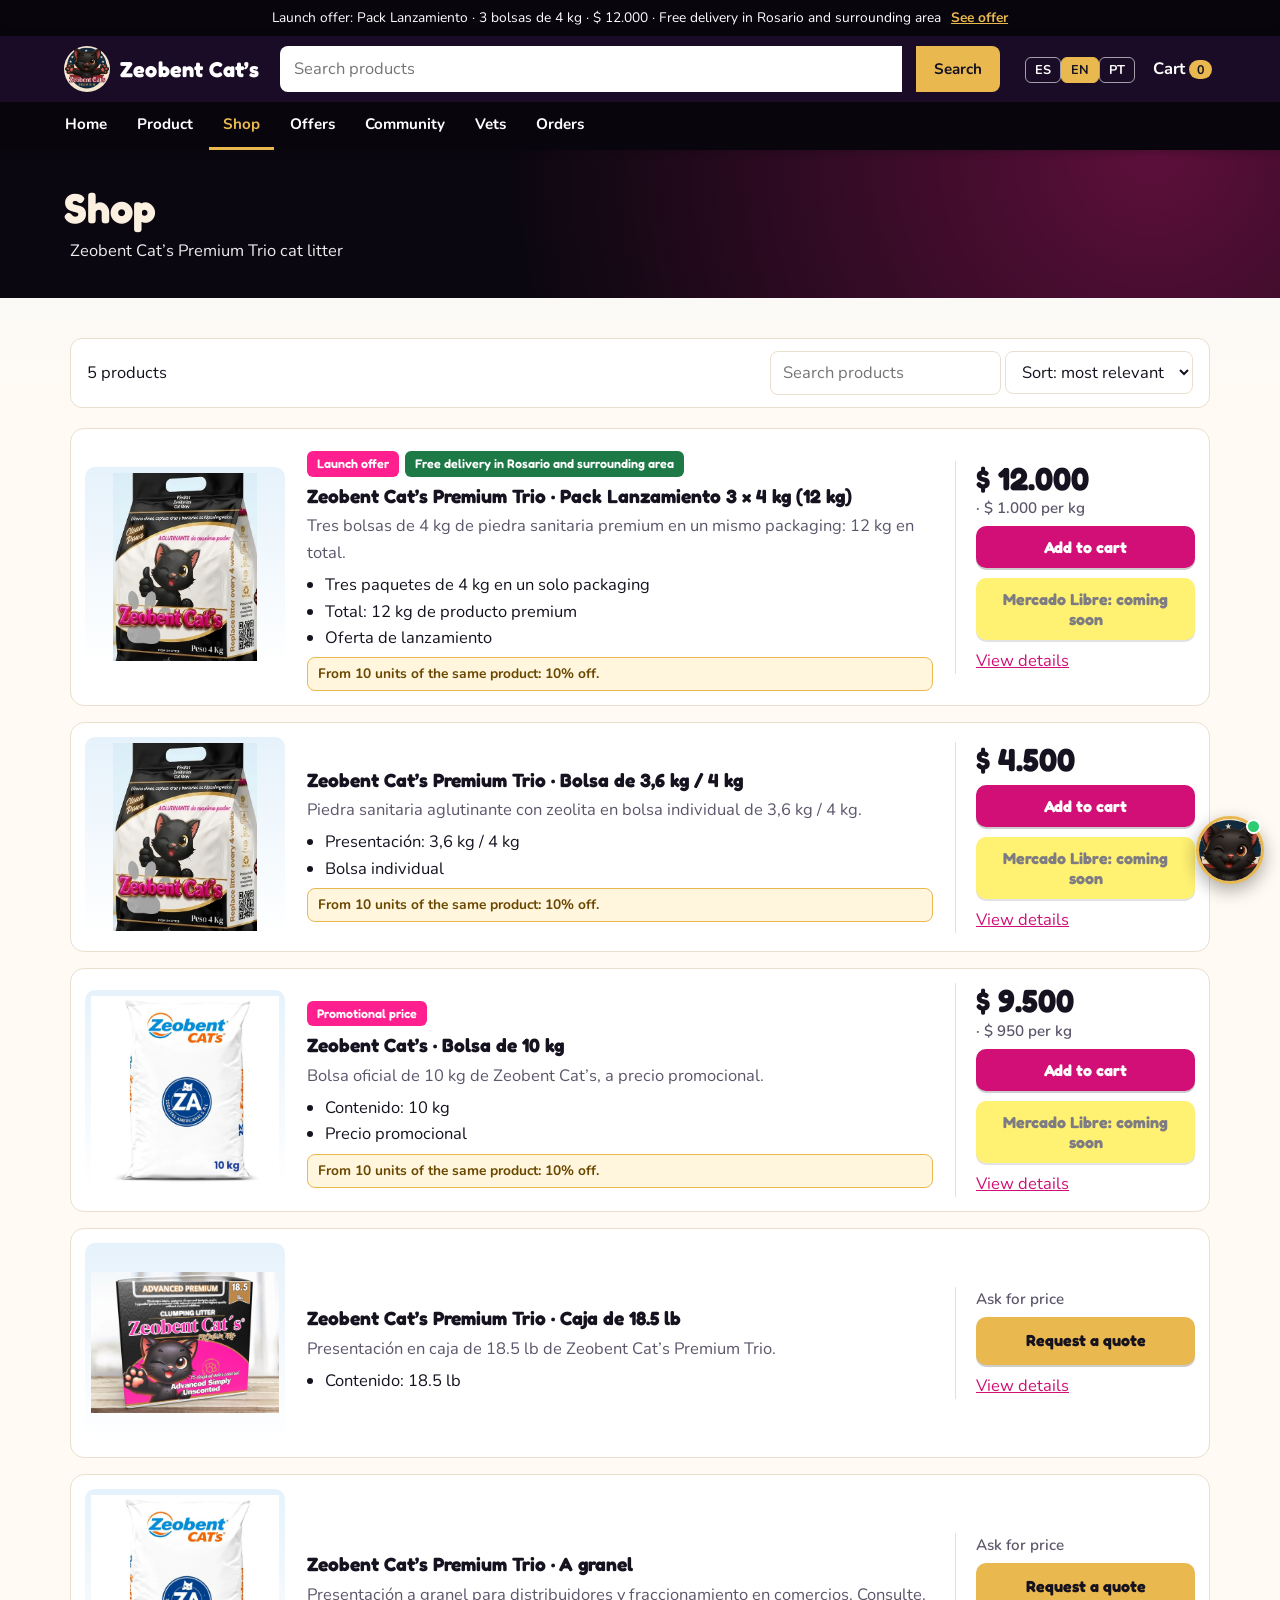
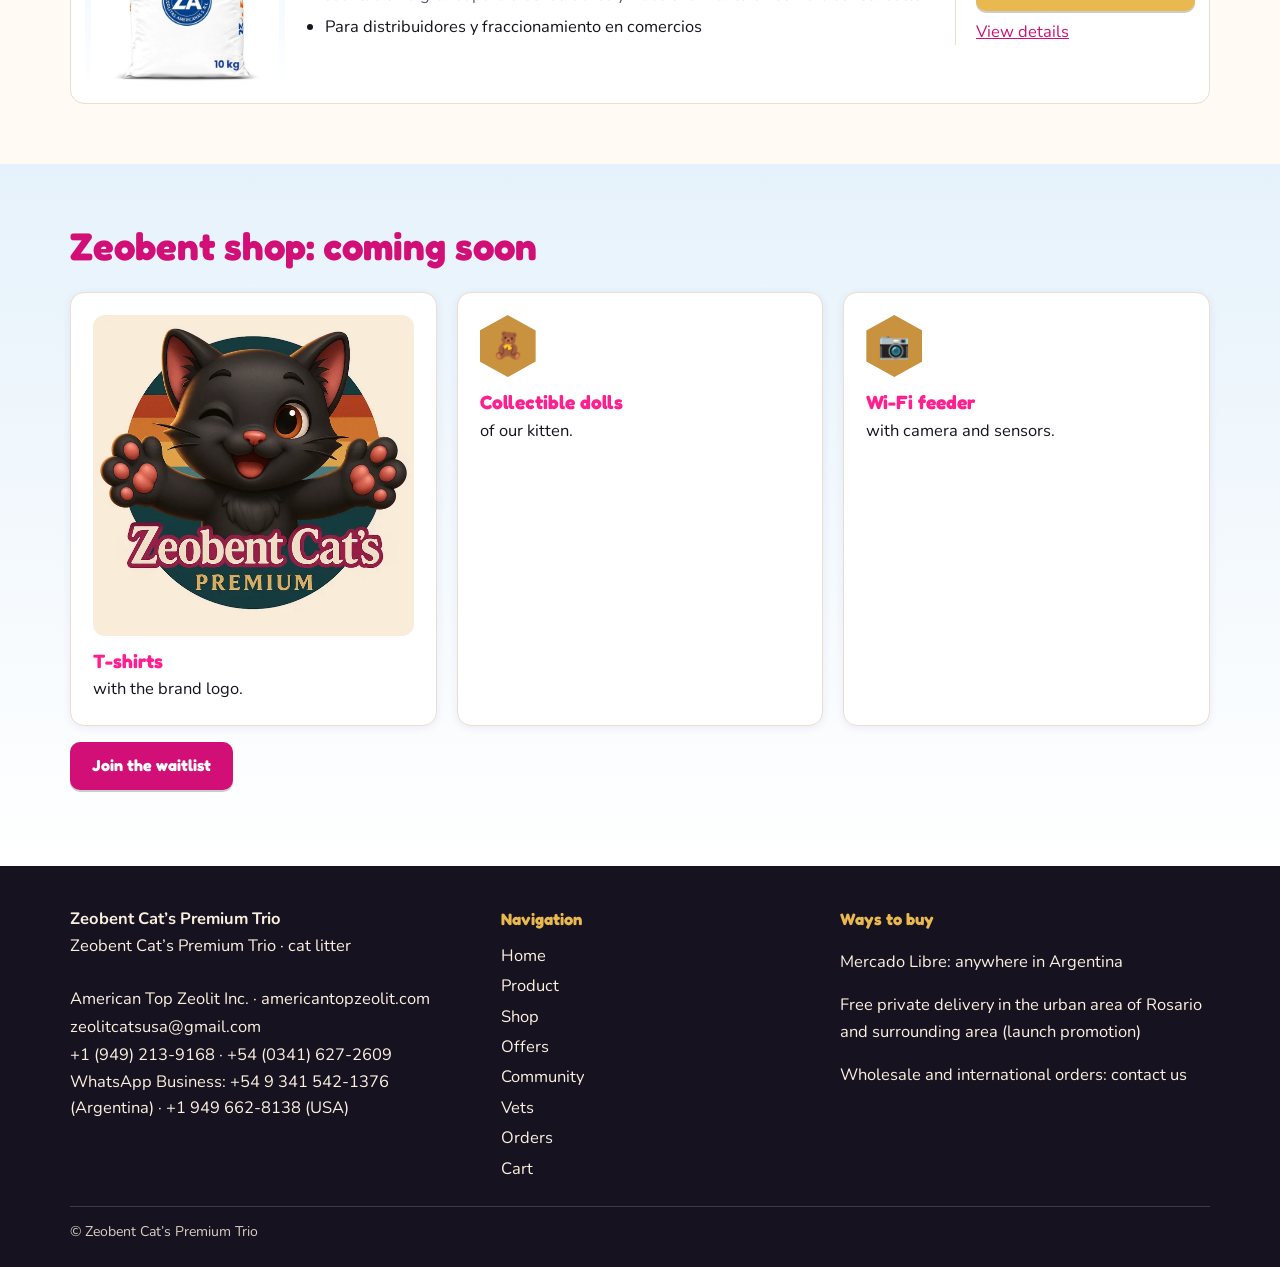
<file: tienda.html>
<!doctype html>
<html lang="es">
<head>
<meta charset="utf-8">
<meta name="viewport" content="width=device-width,initial-scale=1">
<title>Tienda · Zeobent Cat’s Premium Trio</title>
<meta name="description" content="Tienda oficial de Zeobent Cat’s Premium Trio: piedra sanitaria para gatos.">
<meta property="og:title" content="Tienda · Zeobent Cat’s Premium Trio">
<meta property="og:description" content="Tienda oficial de Zeobent Cat’s Premium Trio: piedra sanitaria para gatos.">
<meta property="og:image" content="assets/logo-usa.webp">
<link rel="icon" href="assets/logo-usa.webp">
<link rel="preconnect" href="https://fonts.googleapis.com">
<link href="https://fonts.googleapis.com/css2?family=Fredoka:wght@500;700&family=Nunito:wght@400;700&display=swap" rel="stylesheet">
<link rel="stylesheet" href="style.css">
<link rel="stylesheet" href="zeo.css">
</head>
<body>
<div id="top"></div>
<div class="page-h"><h1 data-i="th">Tienda</h1><p data-i="tp">Piedra sanitaria Zeobent Cat’s Premium Trio</p></div>
<main>
<section class="sec" style="padding-top:20px">
  <div class="toolbar">
    <span id="count" role="status"></span>
    <span><input id="q" type="search" data-ph="sr" placeholder="Buscar productos" aria-label="Buscar productos"> <select id="sort" aria-label="Ordenar"><option value="">Ordenar: más relevantes</option><option value="a">Menor precio</option><option value="d">Mayor precio</option></select></span>
  </div>
  <div id="plist" class="rows"></div>
</section>
<section class="sec white" id="proximamente">
  <h2 data-i="t7">Tienda Zeobent: próximamente</h2>
  <div class="grid">
    <div class="card"><img class="tee" src="assets/logo-retro.webp" alt="Diseño retro del logo para remeras" loading="lazy"><span data-i="m1"><b>Remeras</b> con el logo de la marca.</span></div>
    <div class="card"><div class="hex">🧸</div><span data-i="m2"><b>Muñecos coleccionables</b> de nuestro gatito.</span></div>
    <div class="card"><div class="hex">📷</div><span data-i="m3"><b>Feeder Wi-Fi</b> con cámara y sensores.</span></div>
  </div>
  <p><a class="btn" href="pedidos.html?producto=espera" data-i="wl">Anotarme en la lista</a></p>
</section>
</main>
<div id="foot"></div>
<script src="data/config.js"></script>
<script src="data/products.js"></script>
<script src="data/gallery.js"></script>
<script src="data/opiniones.js"></script>
<script src="data/vets.js"></script>
<script src="data/zeo.js"></script>
<script src="app.js"></script>
<script src="zeo.js"></script>
</body>
</html>
</file>
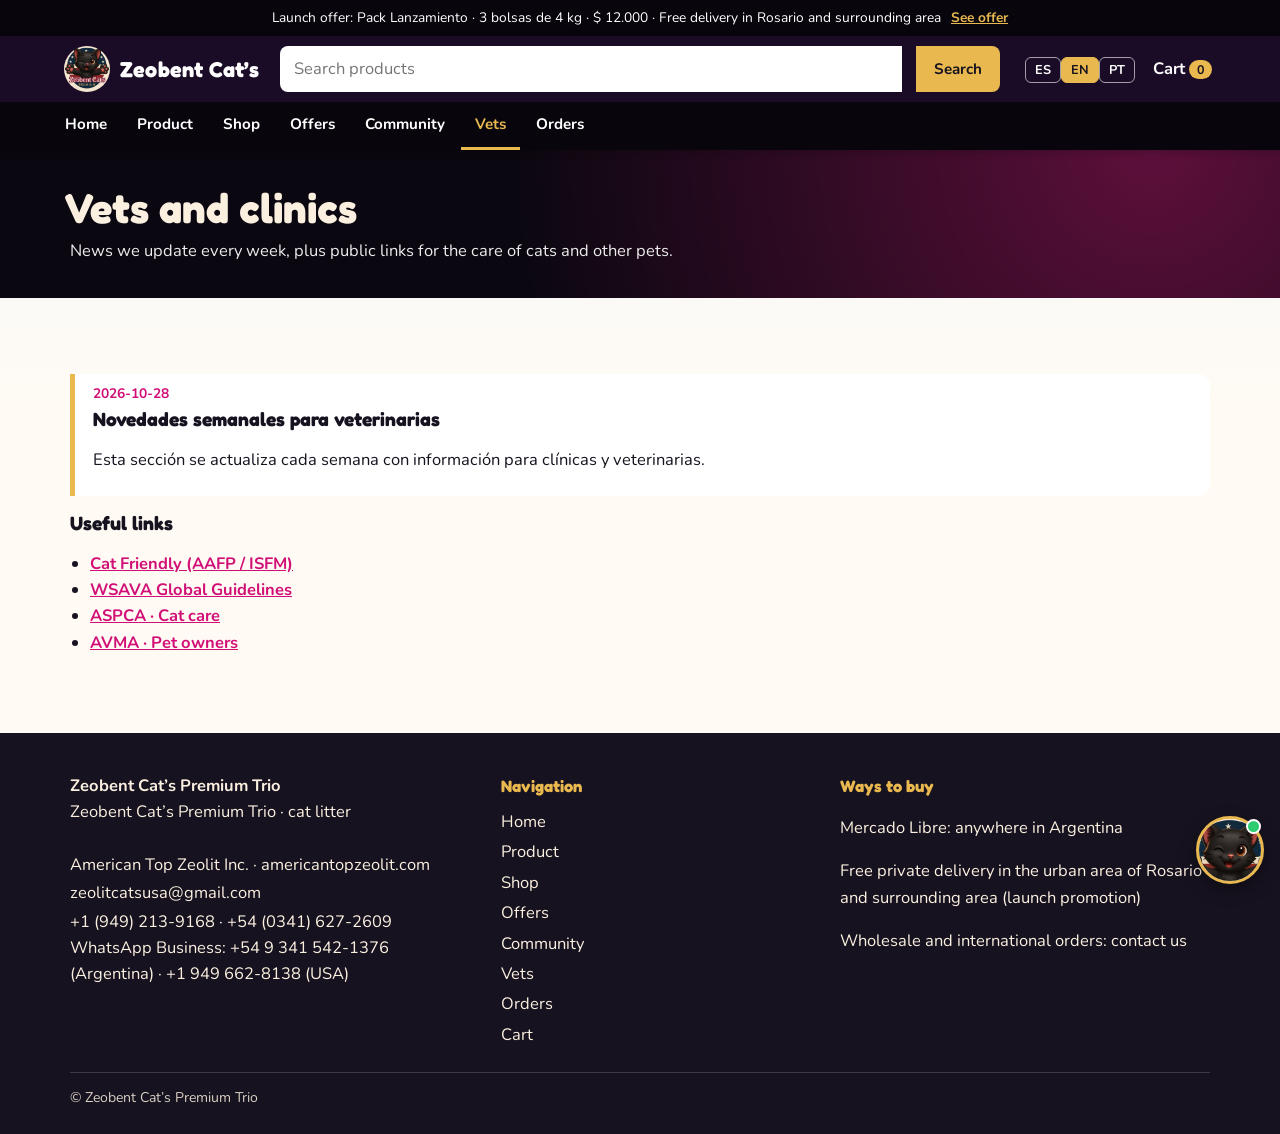
<file: veterinarios.html>
<!doctype html>
<html lang="es">
<head>
<meta charset="utf-8">
<meta name="viewport" content="width=device-width,initial-scale=1">
<title>Veterinarias y clínicas · Zeobent Cat’s</title>
<meta name="description" content="Novedades semanales y enlaces públicos para el cuidado de gatos y otras mascotas.">
<meta property="og:title" content="Veterinarias y clínicas · Zeobent Cat’s">
<meta property="og:description" content="Novedades semanales y enlaces públicos para el cuidado de gatos y otras mascotas.">
<meta property="og:image" content="assets/logo-usa.webp">
<link rel="icon" href="assets/logo-usa.webp">
<link rel="preconnect" href="https://fonts.googleapis.com">
<link href="https://fonts.googleapis.com/css2?family=Fredoka:wght@500;700&family=Nunito:wght@400;700&display=swap" rel="stylesheet">
<link rel="stylesheet" href="style.css">
<link rel="stylesheet" href="zeo.css">
</head>
<body>
<div id="top"></div>
<div class="page-h"><h1 data-i="t5">Veterinarias y clínicas</h1><p data-i="i5">Novedades que actualizamos cada semana y enlaces públicos para el cuidado de gatos y otras mascotas.</p></div>
<main>
<section class="sec">
  <div id="vetlist"></div>
  <h3 data-i="l5">Enlaces útiles</h3>
  <ul class="links">
    <li><a href="https://catfriendly.com" target="_blank" rel="noopener">Cat Friendly (AAFP / ISFM)</a></li>
    <li><a href="https://wsava.org/global-guidelines/" target="_blank" rel="noopener">WSAVA Global Guidelines</a></li>
    <li><a href="https://www.aspca.org/pet-care/cat-care" target="_blank" rel="noopener">ASPCA · Cat care</a></li>
    <li><a href="https://www.avma.org/resources-tools/pet-owners" target="_blank" rel="noopener">AVMA · Pet owners</a></li>
  </ul>
</section>
</main>
<div id="foot"></div>
<script src="data/config.js"></script>
<script src="data/products.js"></script>
<script src="data/gallery.js"></script>
<script src="data/opiniones.js"></script>
<script src="data/vets.js"></script>
<script src="data/zeo.js"></script>
<script src="app.js"></script>
<script src="zeo.js"></script>
</body>
</html>
</file>
<file: style.css>
:root{--fu:#ff1f8f;--fb:#d10f76;--vi:#1a0b27;--vd:#08050d;--or:#e9b84f;--go:#c8923f;--cr:#fbf0e0;--ink:#16121f;--line:#eadfce;--ml:#ffe600;--ok:#1d7a46;--mut:#5d566b;--sky:#e6f2fb}
*{box-sizing:border-box}html{scroll-behavior:smooth}
body{margin:0;font:16.5px/1.6 Nunito,system-ui,sans-serif;background:linear-gradient(180deg,#f2f8fd 0,#fffaf3 420px,#fffaf3);color:var(--ink)}
h1,h2,h3,.brand,.btn,.price,.badge{font-family:Fredoka,system-ui,sans-serif}
h1,h2,h3{line-height:1.15;margin:0 0 12px}
img{max-width:100%;display:block}a{color:inherit}
:focus-visible{outline:3px solid var(--or);outline-offset:2px}
.util{background:var(--vd);color:#fff;font-size:.86rem;text-align:center;padding:7px 5vw}
.util a{color:var(--or);font-weight:700;margin-left:10px}
.top{position:sticky;top:0;z-index:20;background:var(--vi);color:#fff;box-shadow:0 2px 8px #0003}
.r1{display:flex;align-items:center;gap:12px 20px;flex-wrap:wrap;padding:10px 5vw}
.brand{display:flex;align-items:center;gap:10px;font-size:1.35rem;font-weight:700;text-decoration:none}
.brand img{height:46px;width:46px;border-radius:50%;object-fit:cover}
.search{flex:1 1 260px;display:flex;max-width:560px;margin:0!important}
.search input{border:0;border-radius:8px 0 0 8px;padding:10px 14px;font:inherit;color:var(--ink)}
.search button{border:0;background:var(--or);color:var(--ink);font:700 .95rem Nunito,sans-serif;padding:0 18px;border-radius:0 8px 8px 0;cursor:pointer}
.r1 .tools{display:flex;align-items:center;gap:14px;margin-left:auto}
.lang button{font:700 .8rem Nunito,sans-serif;background:none;color:#fff;border:1.5px solid #fff9;border-radius:6px;padding:3px 9px;cursor:pointer}
.lang button[aria-pressed=true]{background:var(--or);border-color:var(--or);color:var(--ink)}
.cartlnk{text-decoration:none;font-weight:700;padding:6px 4px}
.cartlnk b{background:var(--or);color:var(--ink);border-radius:99px;font-size:.78rem;padding:1px 8px;margin-left:4px}
.top nav{display:flex;gap:2px;background:var(--vd);padding:0 4vw;overflow-x:auto;white-space:nowrap}
.top nav a{text-decoration:none;font-weight:700;font-size:.95rem;padding:10px 14px;border-bottom:3px solid transparent}
.top nav a:hover{color:var(--or)}.top nav a.on{border-color:var(--or);color:var(--or)}
.btn{display:inline-block;border:0;background:var(--fb);color:#fff;font-weight:700;font-size:1rem;padding:11px 22px;border-radius:10px;text-decoration:none;cursor:pointer;text-align:center;box-shadow:0 2px 0 #0003;transition:filter .15s,transform .15s}
.btn:hover{filter:brightness(1.08);transform:translateY(-1px)}
.btn.alt{background:var(--or);color:var(--ink)}.btn.ml{background:var(--ml);color:var(--ink)}
.btn.line{background:#fff;color:var(--fb);border:2px solid var(--fb);box-shadow:none}
.btn[disabled],.btn.off{opacity:.55;cursor:not-allowed;filter:none;transform:none}
.hero{display:grid;grid-template-columns:1.1fr 1fr;gap:40px;align-items:center;padding:56px 5vw 76px;overflow:hidden;color:#fff;background:radial-gradient(circle at 80% 20%,#ff1f8f55,transparent 50%),radial-gradient(circle at 10% 90%,#e9b84f33,transparent 45%),#000}
.hero h1{font-size:clamp(2rem,5vw,3.6rem);color:var(--cr)}
.hero p{max-width:34em;font-size:1.12rem}
.cta{display:flex;gap:12px;flex-wrap:wrap}
.hv{position:relative;justify-self:center;width:min(420px,88%);padding-top:22px}
#mascot{display:block;width:100%;padding:0;border:6px solid var(--cr);border-radius:36px;background:var(--cr);cursor:pointer;overflow:hidden;transform:rotate(-3deg);transition:transform .2s}
#mascot:hover{transform:rotate(0) scale(1.03)}
#mascot.purr{animation:pr .14s linear infinite}
@keyframes pr{0%,100%{transform:rotate(-3deg) scale(1)}50%{transform:rotate(-2deg) scale(1.025)}}
.hv .box{position:absolute;width:50%;right:-9%;bottom:-11%;border:3px solid var(--cr);border-radius:18px;transform:rotate(6deg);pointer-events:none}
.hint{position:absolute;left:50%;top:0;transform:translateX(-50%);background:var(--or);color:var(--ink);font-weight:700;font-size:.9rem;padding:5px 14px;border-radius:99px;white-space:nowrap;box-shadow:0 2px 6px #0004;z-index:2;pointer-events:none}
.band{background:var(--or);color:var(--ink);text-align:center;font:600 1.05rem Fredoka,sans-serif;padding:10px 5vw}
.sec{padding:60px 5vw}.sec>*{max-width:1140px;margin-inline:auto}
.sec h2{font-size:clamp(1.6rem,3.6vw,2.4rem);color:var(--fb)}
.sec.dark{background:radial-gradient(circle at 85% 0,#ff1f8f44,transparent 50%),#0b0710;color:#fff}.dark h2{color:var(--or)}
.sec.pink{background:linear-gradient(160deg,#e0107f,#a80a60);color:#fff}.pink h2{color:var(--cr)}
.sec.white{background:linear-gradient(180deg,var(--sky),#fff)}
.lead{max-width:46em!important;color:var(--mut)}.dark .lead,.pink .lead{color:inherit}
.page-h{background:radial-gradient(circle at 90% 0,#ff1f8f55,transparent 55%),#0b0710;color:#fff;padding:34px 5vw}
.page-h>*{max-width:1140px;margin-inline:auto}.page-h h1{font-size:clamp(1.7rem,4vw,2.6rem);margin:0;color:var(--cr)}
.page-h p{margin:6px auto 0;opacity:.92}
.crumb{font-size:.88rem;opacity:.85;margin-bottom:6px}.crumb a{text-decoration:none}.crumb a:hover{text-decoration:underline}
.grid{display:grid;grid-template-columns:repeat(auto-fit,minmax(240px,1fr));gap:20px;margin-top:24px}
.grid.one{grid-template-columns:1fr}
.card{background:#fff;color:var(--ink);border:1px solid var(--line);border-radius:14px;padding:22px;box-shadow:0 2px 10px #3b0aa012}
.card b{display:block;font-size:1.2rem;color:var(--fu);font-family:Fredoka,sans-serif}
.hex{width:56px;height:62px;display:grid;place-items:center;font-size:1.6rem;margin-bottom:10px;background:var(--go);clip-path:polygon(50% 0,100% 25%,100% 75%,50% 100%,0 75%,0 25%)}
.tee{width:100%;border-radius:12px;margin-bottom:10px}
.split{display:grid;grid-template-columns:1fr 1fr;gap:40px;align-items:center}
.pic{border:1px solid var(--line);border-radius:18px;box-shadow:0 8px 24px #0002}
.steps{counter-reset:s;list-style:none;padding:0;font-size:1.15rem}
.steps li{counter-increment:s;display:flex;gap:16px;align-items:center;margin:18px 0}
.steps li:before{content:counter(s);flex:none;width:44px;height:44px;border-radius:50%;display:grid;place-items:center;background:var(--or);color:var(--ink);font:700 1.25rem Fredoka,sans-serif}
.offer{display:grid;grid-template-columns:minmax(220px,.9fr) 1.3fr;gap:30px;align-items:center;background:#fff;color:var(--ink);border-radius:18px;padding:26px;box-shadow:0 10px 30px #0004}
.offer .im{background:linear-gradient(180deg,var(--sky),#fff);border-radius:14px;padding:10px}
.offer h3{font-size:1.5rem;color:var(--fb)}
.price{font-size:2.2rem;font-weight:700;color:var(--ink);line-height:1.1}.price small{font:600 .95rem Nunito,sans-serif;color:var(--mut)}
.badges{display:flex;gap:6px;flex-wrap:wrap;margin:8px 0}
.badge{background:var(--fu);color:#fff;font-size:.78rem;font-weight:600;padding:3px 10px;border-radius:6px}.badge.g{background:var(--ok)}.badge.v{background:#2a1238}
.buy{display:flex;gap:10px;flex-wrap:wrap;margin-top:14px}
.toolbar{display:flex;gap:12px;flex-wrap:wrap;align-items:center;justify-content:space-between;margin:20px auto;padding:12px 16px;background:#fff;border:1px solid var(--line);border-radius:12px}
.toolbar input,.toolbar select{width:auto;padding:8px 12px;border:1px solid var(--line);border-radius:8px}
.pgrid{display:grid;grid-template-columns:repeat(auto-fill,minmax(250px,1fr));gap:20px}
.pcard{background:#fff;border:1px solid var(--line);border-radius:14px;overflow:hidden;display:flex;flex-direction:column;transition:box-shadow .15s}
.pcard:hover{box-shadow:0 8px 22px #3b0aa022}
.pcard .im{aspect-ratio:1;background:linear-gradient(180deg,var(--sky),#fff);display:block}.pcard .im{position:relative;overflow:hidden}.pcard .im img{position:absolute;inset:0;width:100%;height:100%;object-fit:contain;padding:6px}
.pcard .in{padding:14px 16px 16px;display:flex;flex-direction:column;gap:6px;flex:1}
.pcard h3{font-size:1.05rem;margin:0}.pcard h3 a{text-decoration:none}.pcard h3 a:hover{color:var(--fu)}
.pcard .price{font-size:1.55rem}.pcard .buy{margin-top:auto;padding-top:10px}.pcard .btn{flex:1;font-size:.92rem;padding:9px 10px}
.det{display:grid;grid-template-columns:1.1fr 1fr 300px;gap:28px;align-items:start}
.det .im{background:linear-gradient(180deg,var(--sky),#fff);border:1px solid var(--line);border-radius:14px;padding:12px}
.det ul{padding-left:20px}
.buybox{background:#fff;border:1px solid var(--line);border-radius:14px;padding:18px;display:grid;gap:10px;position:sticky;top:150px}
.buybox .btn{width:100%}
.ship{font-size:.92rem;color:var(--mut);border-top:1px solid var(--line);padding-top:10px}
.cart{display:grid;grid-template-columns:1fr 340px;gap:26px;align-items:start}
.line{display:grid;grid-template-columns:84px 1fr auto;gap:14px;align-items:center;background:#fff;border:1px solid var(--line);border-radius:12px;padding:12px;margin-bottom:12px}
.line img{width:84px;height:84px;object-fit:contain;background:#f3ede2;border-radius:8px}
.qty{display:inline-flex;align-items:center;border:1px solid var(--line);border-radius:8px;overflow:hidden}
.qty button{border:0;background:#f3ede2;width:32px;height:32px;font-size:1.1rem;cursor:pointer}.qty span{min-width:34px;text-align:center;font-weight:700}
.link{background:none;border:0;color:var(--fb);text-decoration:underline;cursor:pointer;font:inherit;padding:0}
.sum{background:#fff;border:1px solid var(--line);border-radius:14px;padding:18px;display:grid;gap:8px}
.sum .row{display:flex;justify-content:space-between;gap:10px}.sum .tot{font:700 1.4rem Fredoka,sans-serif;border-top:1px solid var(--line);padding-top:8px}
.panel{background:#fff;color:var(--ink);border:1px solid var(--line);border-radius:14px;padding:20px;margin-top:16px}
form{display:grid;gap:14px;max-width:720px!important;margin-top:20px}
label{display:grid;gap:4px;font-weight:700}
input,select,textarea{font:inherit;width:100%;padding:10px 13px;border:1.5px solid #b9aed0;border-radius:10px;background:#fff;color:var(--ink)}
.two{display:grid;grid-template-columns:1fr 1fr;gap:14px}
.chk{display:flex;gap:10px;align-items:flex-start;font-weight:400}.chk input{width:22px;height:22px;flex:none}
form .btn{justify-self:start}.st{margin:0;font-weight:700;min-height:1.5em}
.box2{background:#fff;color:var(--ink);border:1px solid var(--line);border-radius:14px;padding:22px}
.box2 label{color:var(--ink)}.note{font-size:.9rem;color:var(--mut);font-weight:400}
.hp{position:absolute!important;left:-9999px}
.stars{color:#e8a200;letter-spacing:2px}
#gal,.gal{display:grid;grid-template-columns:repeat(auto-fill,minmax(220px,1fr));gap:16px;margin-top:22px}
#gal figure,.gal figure{margin:0;background:#fff;color:var(--ink);border:1px solid var(--line);border-radius:14px;overflow:hidden}
#gal img,.gal img{width:100%;aspect-ratio:1;object-fit:cover}figcaption{padding:10px 12px;font-size:.95rem}figcaption b{display:block}
.empty{grid-column:1/-1;font-weight:700}
.ops{display:grid;gap:14px;margin-top:16px}.op{background:#fff;color:var(--ink);border:1px solid var(--line);border-radius:12px;padding:14px 18px}
.vet{border-left:5px solid var(--or);padding:6px 18px;margin:16px 0;background:#fff;border-radius:0 12px 12px 0}
.vet small{color:var(--fb);font-weight:700}.vet h3{margin:2px 0 4px;font-size:1.2rem}
.links{padding-left:20px}.links a{font-weight:700;color:var(--fb)}
.tabs{display:flex;gap:8px;flex-wrap:wrap;margin:14px auto 0}.tabs a{background:#fff;border:1px solid var(--line);border-radius:99px;padding:6px 16px;text-decoration:none;font-weight:700;color:var(--fb)}
footer{background:var(--ink);color:var(--cr);padding:40px 5vw 24px}
.fg{display:grid;grid-template-columns:1.3fr 1fr 1.2fr;gap:30px;max-width:1140px;margin:auto}
footer h4{margin:0 0 8px;font-family:Fredoka,sans-serif;color:var(--or)}footer a{display:block;text-decoration:none;padding:2px 0}footer a:hover{text-decoration:underline}
.fine{max-width:1140px;margin:22px auto 0;border-top:1px solid #fff3;padding-top:14px;font-size:.88rem;opacity:.85}
.toast{position:fixed;left:50%;bottom:22px;transform:translateX(-50%);background:var(--ink);color:#fff;padding:12px 20px;border-radius:10px;z-index:50;box-shadow:0 6px 20px #0006}
@media(max-width:980px){.det{grid-template-columns:1fr 1fr}.buybox{grid-column:1/-1;position:static}}
@media(max-width:800px){.hero,.split,.two,.offer,.cart,.det,.fg{grid-template-columns:1fr}.hero{padding-top:34px}.sec{padding:44px 5vw}.line{grid-template-columns:64px 1fr}.line img{width:64px;height:64px}.line>:last-child{grid-column:1/-1}}
@media(prefers-reduced-motion:reduce){html{scroll-behavior:auto}*{transition:none!important}#mascot.purr{animation:none}}

.logo-banner{display:block;width:min(760px,92%);margin:0 auto 6px;filter:drop-shadow(0 0 22px #ff1f8f66)}
.hero-top{grid-column:1/-1;text-align:center}
.hero-top h1{font-size:clamp(1.3rem,2.8vw,2rem)!important;margin:8px auto 0;max-width:30em;text-shadow:none}
.hero .hv .box{background:#fff;border-radius:14px}
.disc{background:#fff6dd;color:#6b4800;border:1px solid var(--or);border-radius:8px;padding:5px 10px;font-size:.86rem;font-weight:700;margin-top:6px}
.dtag{color:var(--ok);font-weight:700;font-size:.9rem}
.thumbs{display:flex;gap:8px;margin-top:10px}.thumbs button{padding:0;border:2px solid var(--line);border-radius:8px;background:#fff;cursor:pointer;width:64px;height:64px;overflow:hidden}.thumbs button[aria-current=true]{border-color:var(--fb)}.thumbs img{width:100%;height:100%;object-fit:contain}
.promo-img{width:min(420px,100%);margin-inline:auto;border-radius:20px;box-shadow:0 12px 34px #ff1f8f55}
.qty input{width:56px;border:0;border-inline:1px solid var(--line);border-radius:0;text-align:center;padding:6px 2px;font-weight:700}
.sum .row.save{color:var(--ok);font-weight:700}
.brand span{letter-spacing:.2px}

.search{position:relative}
.sugg{position:absolute;top:100%;left:0;right:0;margin-top:4px;background:#fff;color:var(--ink);border-radius:10px;box-shadow:0 10px 30px #0006;z-index:40;overflow:hidden;max-height:60vh;overflow-y:auto}
.sugg a{display:grid;grid-template-columns:48px 1fr auto;gap:12px;align-items:center;padding:8px 12px;text-decoration:none;border-bottom:1px solid var(--line)}
.sugg a:hover,.sugg a:focus{background:#fff6dd}.sugg img{width:48px;height:48px;object-fit:contain;background:var(--sky);border-radius:6px}.sugg b{font-family:Fredoka,sans-serif}.sugg p{margin:0;padding:12px}
.rows{display:grid;gap:16px}
.prow{display:grid;grid-template-columns:200px 1fr 240px;gap:22px;align-items:center;background:#fff;border:1px solid var(--line);border-radius:14px;padding:14px;transition:box-shadow .15s}
.prow:hover{box-shadow:0 8px 22px #d10f7622}
.prow .im{display:block;position:relative;aspect-ratio:1;background:linear-gradient(180deg,var(--sky),#fff);border-radius:10px;overflow:hidden}
.prow .im img{position:absolute;inset:0;width:100%;height:100%;object-fit:contain;padding:6px}
.prow h3{font-size:1.2rem;margin:0 0 6px}.prow h3 a{text-decoration:none}.prow h3 a:hover{color:var(--fb)}
.prow p{margin:0 0 6px;color:var(--mut)}.prow ul{margin:0;padding-left:18px}
.prow .pb{display:grid;gap:8px;border-left:1px solid var(--line);padding-left:20px}
.prow .pb .price{font-size:2rem}.prow .pb .buy{margin:0}.prow .pb .btn{flex:1 1 100%}
@media(max-width:800px){.prow{grid-template-columns:110px 1fr;gap:12px}.prow .pb{grid-column:1/-1;border:0;padding:0}.prow p,.prow ul{display:none}}
.prow .price small{display:block;margin-top:2px}.pcard .price small{display:block}

/* ===== Página Producto ===== */
.ic{width:34px;height:34px;flex:none;color:var(--fb)}
.chips{display:flex;flex-wrap:wrap;gap:8px;list-style:none;padding:0;margin:14px 0}
.chips li{border:1.5px solid var(--or);color:var(--or);border-radius:99px;padding:4px 14px;font-weight:700;font-size:.95rem}
.phero{display:grid;grid-template-columns:1.2fr .8fr;gap:40px;align-items:center;padding:56px 5vw;color:#fff;background:radial-gradient(circle at 85% 30%,#ff1f8f55,transparent 55%),radial-gradient(circle at 5% 100%,#e9b84f33,transparent 45%),#000}
.phero>*{max-width:560px;justify-self:center}.phero-t{justify-self:start;max-width:640px}
.phero h1{font-size:clamp(2rem,4.6vw,3.4rem);color:var(--cr)}.phero p{font-size:1.1rem}
.phero img{width:min(380px,90%);border-radius:24px;box-shadow:0 14px 40px #ff1f8f66;background:linear-gradient(180deg,var(--sky),#fff);padding:10px}
.bento{display:grid;grid-template-columns:repeat(6,1fr);gap:16px;margin-top:26px}
.tile{grid-column:span 2;display:flex;gap:14px;align-items:flex-start;background:#fff;border:1px solid var(--line);border-radius:16px;padding:20px}
.tile b{display:block;font:700 1.15rem Fredoka,sans-serif;color:var(--fb);margin-bottom:2px}
.tile.big{grid-column:span 3;padding:30px;background:linear-gradient(135deg,#fff,#fff0f8);border-color:#f3b4d6}
.tile.big .ic{width:52px;height:52px}.tile.big b{font-size:1.55rem}.tile.big span{font-size:1.1rem}
.gran{gap:50px}.gwrap{max-width:420px;margin:auto;width:100%}
#gsvg{width:100%;height:auto;filter:drop-shadow(0 12px 36px #ff1f8f66)}
#gsvg g{transition:opacity .3s}
#gsvg[data-on=bent] #g-zeo,#gsvg[data-on=bent] #g-form{opacity:.45}
#gsvg[data-on=zeo] #g-bent,#gsvg[data-on=zeo] #g-form{opacity:.6}
#gsvg[data-on=form] #g-bent,#gsvg[data-on=form] #g-zeo{opacity:.5}
.gtabs{display:flex;flex-wrap:wrap;gap:8px;margin-bottom:16px}
.gtab{border:2px solid var(--or);background:none;color:#fff;border-radius:99px;padding:8px 16px;font:700 .95rem Nunito,sans-serif;cursor:pointer}
.gtab[aria-pressed=true]{background:var(--or);color:var(--ink)}
.gpan{font-size:1.15rem;max-width:34em}.gpan b{color:var(--or)}.note-d{opacity:.85;border-top:1px solid #fff3;padding-top:12px;margin-top:20px;font-size:.95rem}
.flow{list-style:none;padding:0;display:grid;grid-template-columns:repeat(3,1fr);gap:0;margin-top:22px;counter-reset:f}
.flow li{counter-increment:f;position:relative;padding:22px 26px 22px 70px;background:#fff;border:1px solid var(--line);font-size:1.05rem}
.flow li:first-child{border-radius:16px 0 0 16px}.flow li:last-child{border-radius:0 16px 16px 0}
.flow li:before{content:counter(f);position:absolute;left:20px;top:20px;width:36px;height:36px;border-radius:50%;background:var(--fb);color:#fff;display:grid;place-items:center;font:700 1.1rem Fredoka,sans-serif}
.flow b{display:block;font:700 1.25rem Fredoka,sans-serif;color:var(--fb)}
.proof{display:grid;grid-template-columns:repeat(auto-fit,minmax(240px,1fr));gap:0;margin-top:24px;border-block:2px solid var(--ink)}
.pitem{display:flex;gap:14px;padding:22px 20px;border-left:1px solid var(--line)}.pitem:first-child{border-left:0}
.pitem b{display:block;font:700 1.1rem Fredoka,sans-serif}
.seal{display:flex;gap:16px;align-items:center;background:var(--ink);color:#fff;border-radius:14px;padding:20px 26px;margin-top:22px!important;font-size:1.1rem}.seal .ic{color:var(--or);width:44px;height:44px}
.eco{display:grid;grid-template-columns:repeat(3,1fr);gap:16px;margin-top:24px}
.eco>div{display:flex;gap:14px;align-items:flex-start;padding:20px;border-radius:16px;border:1px solid var(--line);background:#fff}
.eco b{display:block;font:700 1.1rem Fredoka,sans-serif;color:var(--fb)}
.eco-main{grid-row:span 2;flex-direction:column;background:linear-gradient(160deg,#e0107f,#a80a60)!important;color:#fff;border:0!important;justify-content:flex-end;font-size:1.15rem}
.eco-main .ic{color:var(--or);width:60px;height:60px}.eco-main b{color:#fff;font-size:1.5rem}
.sec.pink .pcard{color:var(--ink)}.sec.pink .pcard .price{color:var(--ink)}
@media(max-width:900px){.phero{grid-template-columns:1fr}.bento{grid-template-columns:1fr 1fr}.tile,.tile.big{grid-column:span 2}.flow{grid-template-columns:1fr}.flow li,.flow li:first-child,.flow li:last-child{border-radius:12px;margin-bottom:10px}.eco{grid-template-columns:1fr}.eco-main{grid-row:auto}.pitem{border-left:0;border-top:1px solid var(--line)}}

.sec>.lead{margin-left:max(0px,calc(50% - 570px))!important;margin-right:auto!important}

/* Cobros */
.paym{border:0;padding:0;margin:12px 0}.paym legend{font-weight:700;margin-bottom:4px}
.radio{display:flex;gap:10px;align-items:center;padding:10px 12px;border:2px solid var(--line);border-radius:10px;margin:6px 0;cursor:pointer;font-weight:700;background:#fff}
.radio input{width:auto;margin:0}.radio:has(input:checked){border-color:var(--fb);background:#fff5fa}
.paybox .qrimg{display:block;max-width:240px;width:100%;margin:8px 0;border:1px solid var(--line);border-radius:12px;background:#fff}
.payd{list-style:none;padding:0;margin:8px 0}.payd li{padding:7px 0;border-bottom:1px dashed var(--line);overflow-wrap:anywhere}
</file>
<file: zeo.css>
/* Zeo · gatito asistente. Usa la paleta de style.css (--fb, --fu, --vi, --or, --cr, --ink, --line, --ok). */
#zeo-root{position:fixed;right:max(16px,env(safe-area-inset-right));bottom:max(16px,env(safe-area-inset-bottom));z-index:60;font:15px/1.45 Nunito,system-ui,sans-serif;color:var(--ink,#16121f)}
#zeo-root *{box-sizing:border-box}
#zeo-root [hidden]{display:none!important}
.zeo-fab{position:relative;display:block;margin-left:auto;width:68px;height:68px;padding:0;border:3px solid var(--or,#e9b84f);border-radius:50%;background:var(--cr,#fbf0e0);cursor:pointer;box-shadow:0 6px 18px #0005;overflow:visible;transition:transform .15s}
.zeo-fab:hover{transform:scale(1.06)}
.zeo-fab img{width:100%;height:100%;border-radius:50%;object-fit:cover;display:block}
.zeo-dot{position:absolute;right:0;top:0;width:15px;height:15px;border-radius:50%;background:#2ecc71;border:2px solid #fff}
.zeo-fab:not([aria-expanded=true])::after{content:"";position:absolute;inset:-6px;border-radius:50%;border:2px solid var(--fu,#ff1f8f);opacity:0;animation:zeo-pulse 2.6s ease-out 1.5s 3}
@keyframes zeo-pulse{0%{transform:scale(.9);opacity:.8}100%{transform:scale(1.25);opacity:0}}
.zeo-tip{position:absolute;right:78px;bottom:14px;width:max-content;max-width:min(240px,64vw);background:#fff;border:1px solid var(--line,#eadfce);border-radius:14px 14px 4px 14px;padding:10px 30px 10px 14px;box-shadow:0 6px 18px #0003;font-weight:700;cursor:pointer}
.zeo-tipx{position:absolute;top:2px;right:4px;border:0;background:none;font-size:1.2rem;line-height:1;color:var(--mut,#5d566b);cursor:pointer;padding:4px 6px}
.zeo-panel{position:absolute;right:0;bottom:80px;width:384px;max-width:calc(100vw - 32px);height:min(620px,calc(100vh - 120px));height:min(620px,calc(100dvh - 120px));display:flex;flex-direction:column;background:#fffaf3;border:1px solid var(--line,#eadfce);border-radius:18px;box-shadow:0 16px 48px #000a;overflow:hidden}
.zeo-h{display:flex;align-items:center;gap:10px;background:linear-gradient(135deg,var(--vi,#1a0b27) 0%,#4a0e45 60%,var(--fb,#d10f76) 130%);color:#fff;padding:10px 12px;border-bottom:3px solid var(--or,#e9b84f)}
.zeo-h>img{width:42px;height:42px;border-radius:50%;background:var(--cr,#fbf0e0);border:2px solid var(--or,#e9b84f);flex:none}
.zeo-ht{flex:1;min-width:0;display:flex;flex-direction:column}
.zeo-ht b{font:700 1.05rem Fredoka,sans-serif}
.zeo-ht span{font-size:.78rem;opacity:.85;white-space:nowrap;overflow:hidden;text-overflow:ellipsis}
.zeo-wa{flex:none;background:var(--ok,#1d7a46);color:#fff;text-decoration:none;font-weight:700;font-size:.82rem;padding:7px 11px;border-radius:99px}
.zeo-wa:hover,.zeo-wa:focus-visible{filter:brightness(1.15)}
.zeo-x{flex:none;border:0;background:#fff2;color:#fff;width:32px;height:32px;border-radius:50%;font-size:1.3rem;line-height:1;cursor:pointer}
.zeo-x:hover{background:#fff4}
.zeo-log{flex:1;overflow-y:auto;padding:14px 12px 6px;display:flex;flex-direction:column;gap:10px;background:linear-gradient(180deg,#f2f8fd,#fffaf3 180px)}
.zeo-m{display:flex;gap:8px;align-items:flex-end;max-width:100%}
.zeo-m.bot>img{width:30px;height:30px;border-radius:50%;flex:none;background:var(--cr,#fbf0e0);border:1px solid var(--line,#eadfce)}
.zeo-m.me{justify-content:flex-end}
.zeo-b{padding:9px 13px;border-radius:16px;max-width:calc(100% - 40px);overflow-wrap:anywhere;white-space:pre-wrap}
.zeo-m.bot .zeo-b{box-shadow:0 1px 4px #0001;background:#fff;border:1px solid var(--line,#eadfce);border-bottom-left-radius:4px;white-space:normal}
.zeo-m.me .zeo-b{background:linear-gradient(135deg,var(--fb,#d10f76),#a20a5c);color:#fff;border-bottom-right-radius:4px}
.zeo-b b{font-weight:700}
.zeo-typing .zeo-b{display:flex;gap:4px;padding:12px 14px}
.zeo-typing i{width:7px;height:7px;border-radius:50%;background:var(--mut,#5d566b);animation:zeo-b 1s infinite}
.zeo-typing i:nth-child(2){animation-delay:.15s}.zeo-typing i:nth-child(3){animation-delay:.3s}
@keyframes zeo-b{0%,60%,100%{opacity:.3;transform:none}30%{opacity:1;transform:translateY(-3px)}}
.zeo-q{display:flex;flex-wrap:wrap;gap:7px;padding:8px 12px;max-height:38%;overflow-y:auto;border-top:1px solid var(--line,#eadfce);background:#fffaf3}
.zeo-chip{border:2px solid var(--fb,#d10f76);background:#fff;color:var(--fb,#d10f76);font:700 .88rem Nunito,sans-serif;padding:6px 12px;border-radius:99px;cursor:pointer;text-align:left}
.zeo-chip:hover,.zeo-chip:focus-visible{background:var(--fb,#d10f76);color:#fff}
.zeo-f{display:flex;gap:8px;padding:10px 12px;border-top:1px solid var(--line,#eadfce);background:#fff}
.zeo-f input{flex:1;min-width:0;border:1px solid var(--line,#eadfce);border-radius:10px;padding:10px 12px;font:inherit;font-size:16px;color:var(--ink,#16121f);background:#fff}
.zeo-send{border:0;background:var(--fb,#d10f76);color:#fff;font:700 .95rem Nunito,sans-serif;padding:0 16px;border-radius:10px;cursor:pointer}
.zeo-d{margin:0;padding:0 14px 10px;background:#fff;font-size:.72rem;line-height:1.3;color:var(--mut,#5d566b)}
.zeo-links,.zeo-acts{display:flex;flex-wrap:wrap;gap:6px;margin-top:8px}
.zeo-lk{display:inline-block;border:0;background:var(--or,#e9b84f);color:var(--ink,#16121f);font:700 .85rem Nunito,sans-serif;padding:7px 12px;border-radius:8px;text-decoration:none;cursor:pointer}
.zeo-lk.ml{background:var(--ml,#ffe600)}.zeo-lk.wa{background:var(--ok,#1d7a46);color:#fff}.zeo-lk.alt{background:var(--fb,#d10f76);color:#fff}
.zeo-lk:disabled{opacity:.7;cursor:default}
.zeo-lk:hover:not(:disabled){filter:brightness(.95)}
.zeo-soon{display:inline-block;font-size:.82rem;font-weight:700;color:var(--mut,#5d566b);padding:7px 0}
.zeo-cards{display:flex;flex-direction:column;gap:8px;margin-top:8px}
.zeo-card{display:grid;grid-template-columns:64px 1fr;gap:10px;align-items:center;background:#f7fbff;border:1px solid var(--line,#eadfce);border-radius:12px;padding:8px}
.zeo-card img{width:64px;height:64px;object-fit:contain;background:linear-gradient(180deg,var(--sky,#e6f2fb),#fff);border-radius:8px}
.zeo-card b{display:block;font:700 .95rem Fredoka,sans-serif;color:var(--fb,#d10f76);line-height:1.2}
.zeo-pr{display:block;font-weight:700}
#zeo-root a:focus-visible,#zeo-root button:focus-visible,#zeo-root input:focus-visible{outline:3px solid var(--or,#e9b84f);outline-offset:2px}
@media(max-width:520px){
  #zeo-root{right:max(10px,env(safe-area-inset-right));bottom:max(10px,env(safe-area-inset-bottom))}
  #zeo-root.on .zeo-fab{display:none}
  #zeo-root.on .zeo-panel{position:fixed;right:8px;left:8px;bottom:max(8px,env(safe-area-inset-bottom));top:8px;width:auto;max-width:none;height:auto}
}
@media(prefers-reduced-motion:reduce){.zeo-fab::after{animation:none!important}.zeo-typing i{animation:none}.zeo-fab{transition:none}}
@media print{#zeo-root{display:none}}

/* menú en tarjetas grandes y paso a paso */
.zeo-q.tiles{display:grid;grid-template-columns:1fr 1fr;gap:8px;max-height:46%}
.zeo-tile{display:flex;flex-direction:column;align-items:center;justify-content:center;gap:4px;text-align:center;border:2px solid var(--line,#eadfce);background:#fff;color:var(--ink,#16121f);border-radius:14px;padding:10px 6px;min-height:76px;font:700 .86rem/1.2 Nunito,sans-serif;box-shadow:0 2px 0 var(--line,#eadfce);transition:transform .12s,border-color .12s}
.zeo-tile:hover,.zeo-tile:focus-visible{background:#fff;color:var(--ink,#16121f);border-color:var(--fb,#d10f76);transform:translateY(-2px)}
.zeo-ico{font-size:1.6rem;line-height:1}
.zeo-step{flex:0 0 100%;font-size:.74rem;font-weight:700;color:var(--mut,#5d566b);letter-spacing:.02em}
.zeo-step::after{content:"";display:block;height:3px;margin-top:4px;border-radius:3px;background:linear-gradient(90deg,var(--fb,#d10f76),var(--or,#e9b84f))}
.zeo-chip{transition:background .12s,color .12s}
.zeo-send{min-width:64px}
@media(max-width:520px){.zeo-q.tiles{max-height:44%}.zeo-tile{min-height:68px}}
@media(prefers-reduced-motion:reduce){.zeo-tile{transition:none}}
</file>
